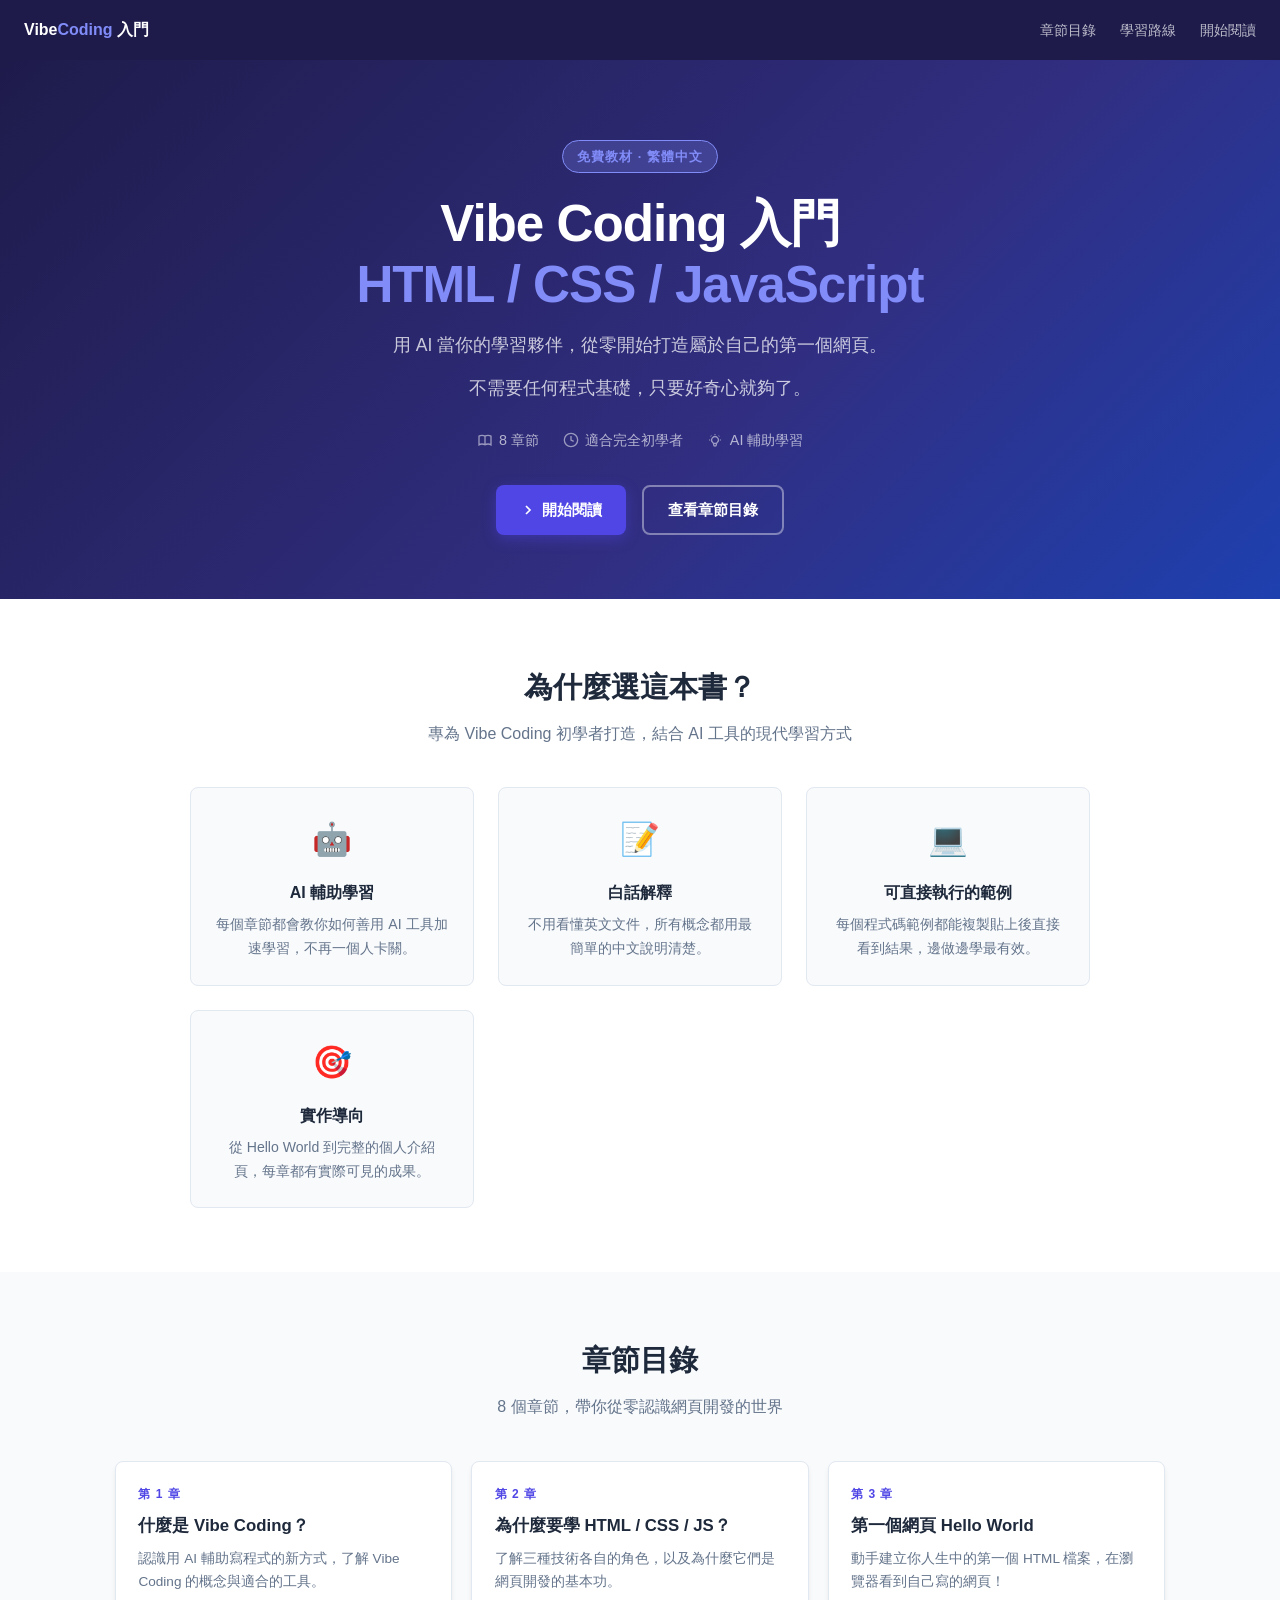
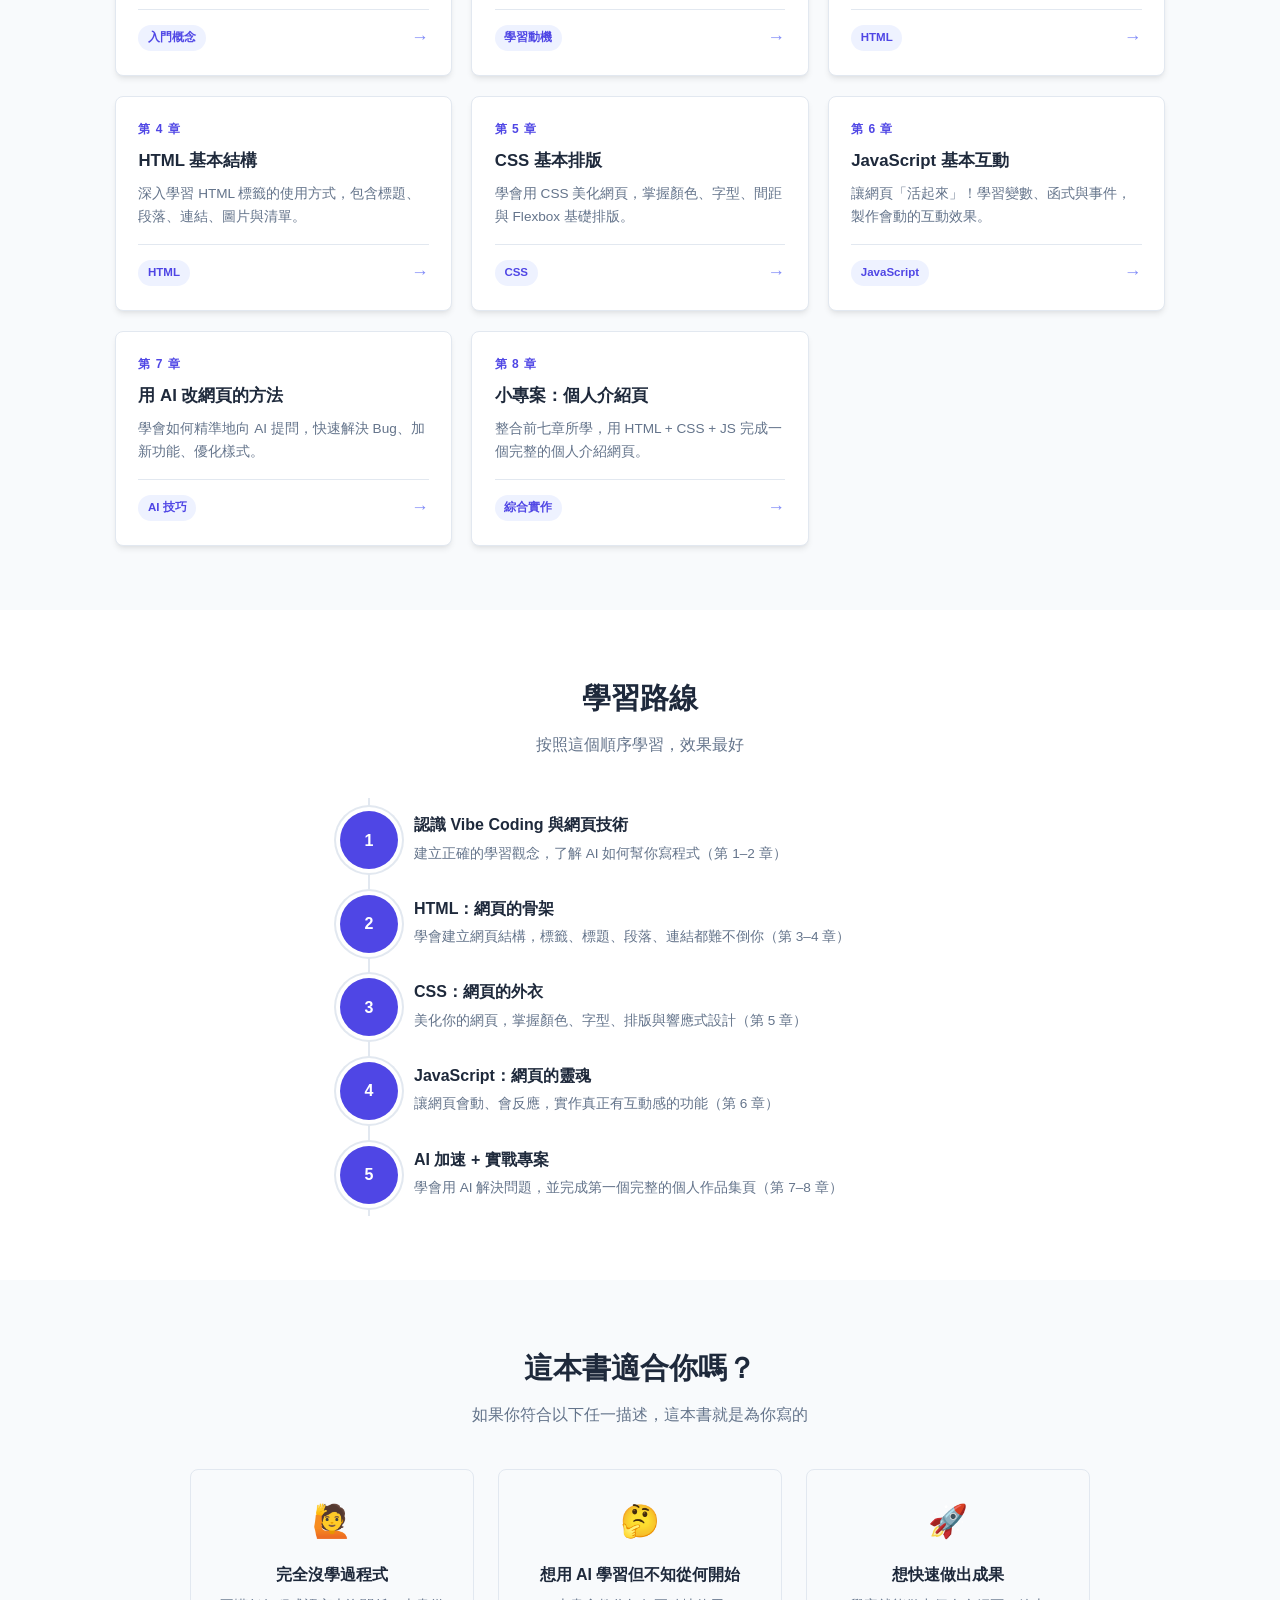
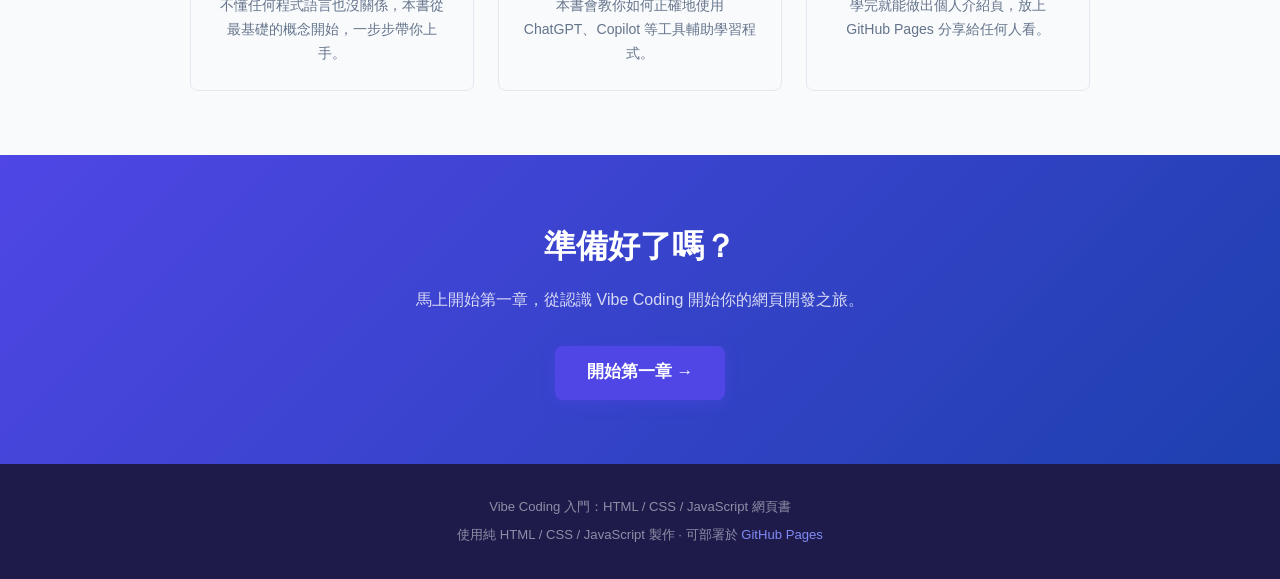
<file: index.html>
<!DOCTYPE html>
<html lang="zh-Hant">
<head>
  <meta charset="UTF-8" />
  <meta name="viewport" content="width=device-width, initial-scale=1.0" />
  <title>Vibe Coding 入門：HTML / CSS / JavaScript 網頁書</title>
  <meta name="description" content="專為初學者設計的網頁教材，學會用 AI（Vibe Coding）快速開發 HTML、CSS、JavaScript。" />
  <link rel="stylesheet" href="assets/css/style.css" />
</head>
<body>

  <!-- 頂部導覽 -->
  <header class="index-header">
    <a href="index.html" class="logo">Vibe<span>Coding</span> 入門</a>
    <nav>
      <ul class="index-nav">
        <li><a href="#chapters">章節目錄</a></li>
        <li><a href="#roadmap">學習路線</a></li>
        <li><a href="chapters/chapter1.html">開始閱讀</a></li>
      </ul>
    </nav>
  </header>

  <!-- Hero 區塊 -->
  <section class="hero">
    <div class="hero-badge">免費教材 · 繁體中文</div>
    <h1>Vibe Coding 入門<br /><span>HTML / CSS / JavaScript</span></h1>
    <p>用 AI 當你的學習夥伴，從零開始打造屬於自己的第一個網頁。</p>
    <p>不需要任何程式基礎，只要好奇心就夠了。</p>

    <div class="hero-meta">
      <span class="hero-meta-item">
        <svg viewBox="0 0 24 24" fill="none" stroke="currentColor" stroke-width="2"><path d="M12 6.253v13m0-13C10.832 5.477 9.246 5 7.5 5S4.168 5.477 3 6.253v13C4.168 18.477 5.754 18 7.5 18s3.332.477 4.5 1.253m0-13C13.168 5.477 14.754 5 16.5 5c1.747 0 3.332.477 4.5 1.253v13C19.832 18.477 18.247 18 16.5 18c-1.746 0-3.332.477-4.5 1.253"/></svg>
        8 章節
      </span>
      <span class="hero-meta-item">
        <svg viewBox="0 0 24 24" fill="none" stroke="currentColor" stroke-width="2"><circle cx="12" cy="12" r="10"/><polyline points="12 6 12 12 16 14"/></svg>
        適合完全初學者
      </span>
      <span class="hero-meta-item">
        <svg viewBox="0 0 24 24" fill="none" stroke="currentColor" stroke-width="2"><path d="M9.663 17h4.673M12 3v1m6.364 1.636l-.707.707M21 12h-1M4 12H3m3.343-5.657l-.707-.707m2.828 9.9a5 5 0 117.072 0l-.548.547A3.374 3.374 0 0014 18.469V19a2 2 0 11-4 0v-.531c0-.895-.356-1.754-.988-2.386l-.548-.547z"/></svg>
        AI 輔助學習
      </span>
    </div>

    <div class="hero-actions">
      <a href="chapters/chapter1.html" class="btn btn-primary">
        <svg width="16" height="16" viewBox="0 0 24 24" fill="none" stroke="currentColor" stroke-width="2.5"><polyline points="9 18 15 12 9 6"/></svg>
        開始閱讀
      </a>
      <a href="#chapters" class="btn btn-outline">查看章節目錄</a>
    </div>
  </section>

  <!-- 特點 -->
  <section class="features">
    <div class="container">
      <h2>為什麼選這本書？</h2>
      <p class="section-subtitle">專為 Vibe Coding 初學者打造，結合 AI 工具的現代學習方式</p>
      <div class="features-grid">
        <div class="feature-card">
          <div class="feature-icon">🤖</div>
          <h3>AI 輔助學習</h3>
          <p>每個章節都會教你如何善用 AI 工具加速學習，不再一個人卡關。</p>
        </div>
        <div class="feature-card">
          <div class="feature-icon">📝</div>
          <h3>白話解釋</h3>
          <p>不用看懂英文文件，所有概念都用最簡單的中文說明清楚。</p>
        </div>
        <div class="feature-card">
          <div class="feature-icon">💻</div>
          <h3>可直接執行的範例</h3>
          <p>每個程式碼範例都能複製貼上後直接看到結果，邊做邊學最有效。</p>
        </div>
        <div class="feature-card">
          <div class="feature-icon">🎯</div>
          <h3>實作導向</h3>
          <p>從 Hello World 到完整的個人介紹頁，每章都有實際可見的成果。</p>
        </div>
      </div>
    </div>
  </section>

  <!-- 章節列表 -->
  <section class="chapters-section" id="chapters">
    <div class="container">
      <h2>章節目錄</h2>
      <p class="section-subtitle">8 個章節，帶你從零認識網頁開發的世界</p>
      <div class="chapters-grid">

        <a href="chapters/chapter1.html" class="chapter-card">
          <div class="chapter-num">第 1 章</div>
          <h3>什麼是 Vibe Coding？</h3>
          <p>認識用 AI 輔助寫程式的新方式，了解 Vibe Coding 的概念與適合的工具。</p>
          <div class="card-footer">
            <span class="tag">入門概念</span>
            <span class="card-arrow">→</span>
          </div>
        </a>

        <a href="chapters/chapter2.html" class="chapter-card">
          <div class="chapter-num">第 2 章</div>
          <h3>為什麼要學 HTML / CSS / JS？</h3>
          <p>了解三種技術各自的角色，以及為什麼它們是網頁開發的基本功。</p>
          <div class="card-footer">
            <span class="tag">學習動機</span>
            <span class="card-arrow">→</span>
          </div>
        </a>

        <a href="chapters/chapter3.html" class="chapter-card">
          <div class="chapter-num">第 3 章</div>
          <h3>第一個網頁 Hello World</h3>
          <p>動手建立你人生中的第一個 HTML 檔案，在瀏覽器看到自己寫的網頁！</p>
          <div class="card-footer">
            <span class="tag">HTML</span>
            <span class="card-arrow">→</span>
          </div>
        </a>

        <a href="chapters/chapter4.html" class="chapter-card">
          <div class="chapter-num">第 4 章</div>
          <h3>HTML 基本結構</h3>
          <p>深入學習 HTML 標籤的使用方式，包含標題、段落、連結、圖片與清單。</p>
          <div class="card-footer">
            <span class="tag">HTML</span>
            <span class="card-arrow">→</span>
          </div>
        </a>

        <a href="chapters/chapter5.html" class="chapter-card">
          <div class="chapter-num">第 5 章</div>
          <h3>CSS 基本排版</h3>
          <p>學會用 CSS 美化網頁，掌握顏色、字型、間距與 Flexbox 基礎排版。</p>
          <div class="card-footer">
            <span class="tag">CSS</span>
            <span class="card-arrow">→</span>
          </div>
        </a>

        <a href="chapters/chapter6.html" class="chapter-card">
          <div class="chapter-num">第 6 章</div>
          <h3>JavaScript 基本互動</h3>
          <p>讓網頁「活起來」！學習變數、函式與事件，製作會動的互動效果。</p>
          <div class="card-footer">
            <span class="tag">JavaScript</span>
            <span class="card-arrow">→</span>
          </div>
        </a>

        <a href="chapters/chapter7.html" class="chapter-card">
          <div class="chapter-num">第 7 章</div>
          <h3>用 AI 改網頁的方法</h3>
          <p>學會如何精準地向 AI 提問，快速解決 Bug、加新功能、優化樣式。</p>
          <div class="card-footer">
            <span class="tag">AI 技巧</span>
            <span class="card-arrow">→</span>
          </div>
        </a>

        <a href="chapters/chapter8.html" class="chapter-card">
          <div class="chapter-num">第 8 章</div>
          <h3>小專案：個人介紹頁</h3>
          <p>整合前七章所學，用 HTML + CSS + JS 完成一個完整的個人介紹網頁。</p>
          <div class="card-footer">
            <span class="tag">綜合實作</span>
            <span class="card-arrow">→</span>
          </div>
        </a>

      </div>
    </div>
  </section>

  <!-- 學習路線 -->
  <section class="roadmap-section" id="roadmap">
    <div class="container">
      <h2>學習路線</h2>
      <p class="section-subtitle">按照這個順序學習，效果最好</p>
      <div class="roadmap">
        <div class="roadmap-item">
          <div class="roadmap-dot">1</div>
          <div class="roadmap-content">
            <h3>認識 Vibe Coding 與網頁技術</h3>
            <p>建立正確的學習觀念，了解 AI 如何幫你寫程式（第 1–2 章）</p>
          </div>
        </div>
        <div class="roadmap-item">
          <div class="roadmap-dot">2</div>
          <div class="roadmap-content">
            <h3>HTML：網頁的骨架</h3>
            <p>學會建立網頁結構，標籤、標題、段落、連結都難不倒你（第 3–4 章）</p>
          </div>
        </div>
        <div class="roadmap-item">
          <div class="roadmap-dot">3</div>
          <div class="roadmap-content">
            <h3>CSS：網頁的外衣</h3>
            <p>美化你的網頁，掌握顏色、字型、排版與響應式設計（第 5 章）</p>
          </div>
        </div>
        <div class="roadmap-item">
          <div class="roadmap-dot">4</div>
          <div class="roadmap-content">
            <h3>JavaScript：網頁的靈魂</h3>
            <p>讓網頁會動、會反應，實作真正有互動感的功能（第 6 章）</p>
          </div>
        </div>
        <div class="roadmap-item">
          <div class="roadmap-dot">5</div>
          <div class="roadmap-content">
            <h3>AI 加速 + 實戰專案</h3>
            <p>學會用 AI 解決問題，並完成第一個完整的個人作品集頁（第 7–8 章）</p>
          </div>
        </div>
      </div>
    </div>
  </section>

  <!-- 適合對象 -->
  <section class="features" style="background: var(--bg);">
    <div class="container">
      <h2>這本書適合你嗎？</h2>
      <p class="section-subtitle">如果你符合以下任一描述，這本書就是為你寫的</p>
      <div class="features-grid">
        <div class="feature-card">
          <div class="feature-icon">🙋</div>
          <h3>完全沒學過程式</h3>
          <p>不懂任何程式語言也沒關係，本書從最基礎的概念開始，一步步帶你上手。</p>
        </div>
        <div class="feature-card">
          <div class="feature-icon">🤔</div>
          <h3>想用 AI 學習但不知從何開始</h3>
          <p>本書會教你如何正確地使用 ChatGPT、Copilot 等工具輔助學習程式。</p>
        </div>
        <div class="feature-card">
          <div class="feature-icon">🚀</div>
          <h3>想快速做出成果</h3>
          <p>學完就能做出個人介紹頁，放上 GitHub Pages 分享給任何人看。</p>
        </div>
      </div>
    </div>
  </section>

  <!-- CTA -->
  <section class="cta-section">
    <div class="container">
      <h2>準備好了嗎？</h2>
      <p>馬上開始第一章，從認識 Vibe Coding 開始你的網頁開發之旅。</p>
      <a href="chapters/chapter1.html" class="btn btn-primary" style="font-size:1.05rem; padding: 0.8rem 2rem;">
        開始第一章 →
      </a>
    </div>
  </section>

  <!-- Footer -->
  <footer>
    <p>Vibe Coding 入門：HTML / CSS / JavaScript 網頁書</p>
    <p style="margin-top: 0.4rem;">使用純 HTML / CSS / JavaScript 製作 · 可部署於 <a href="https://pages.github.com/" target="_blank" rel="noopener">GitHub Pages</a></p>
  </footer>

</body>
</html>
</file>
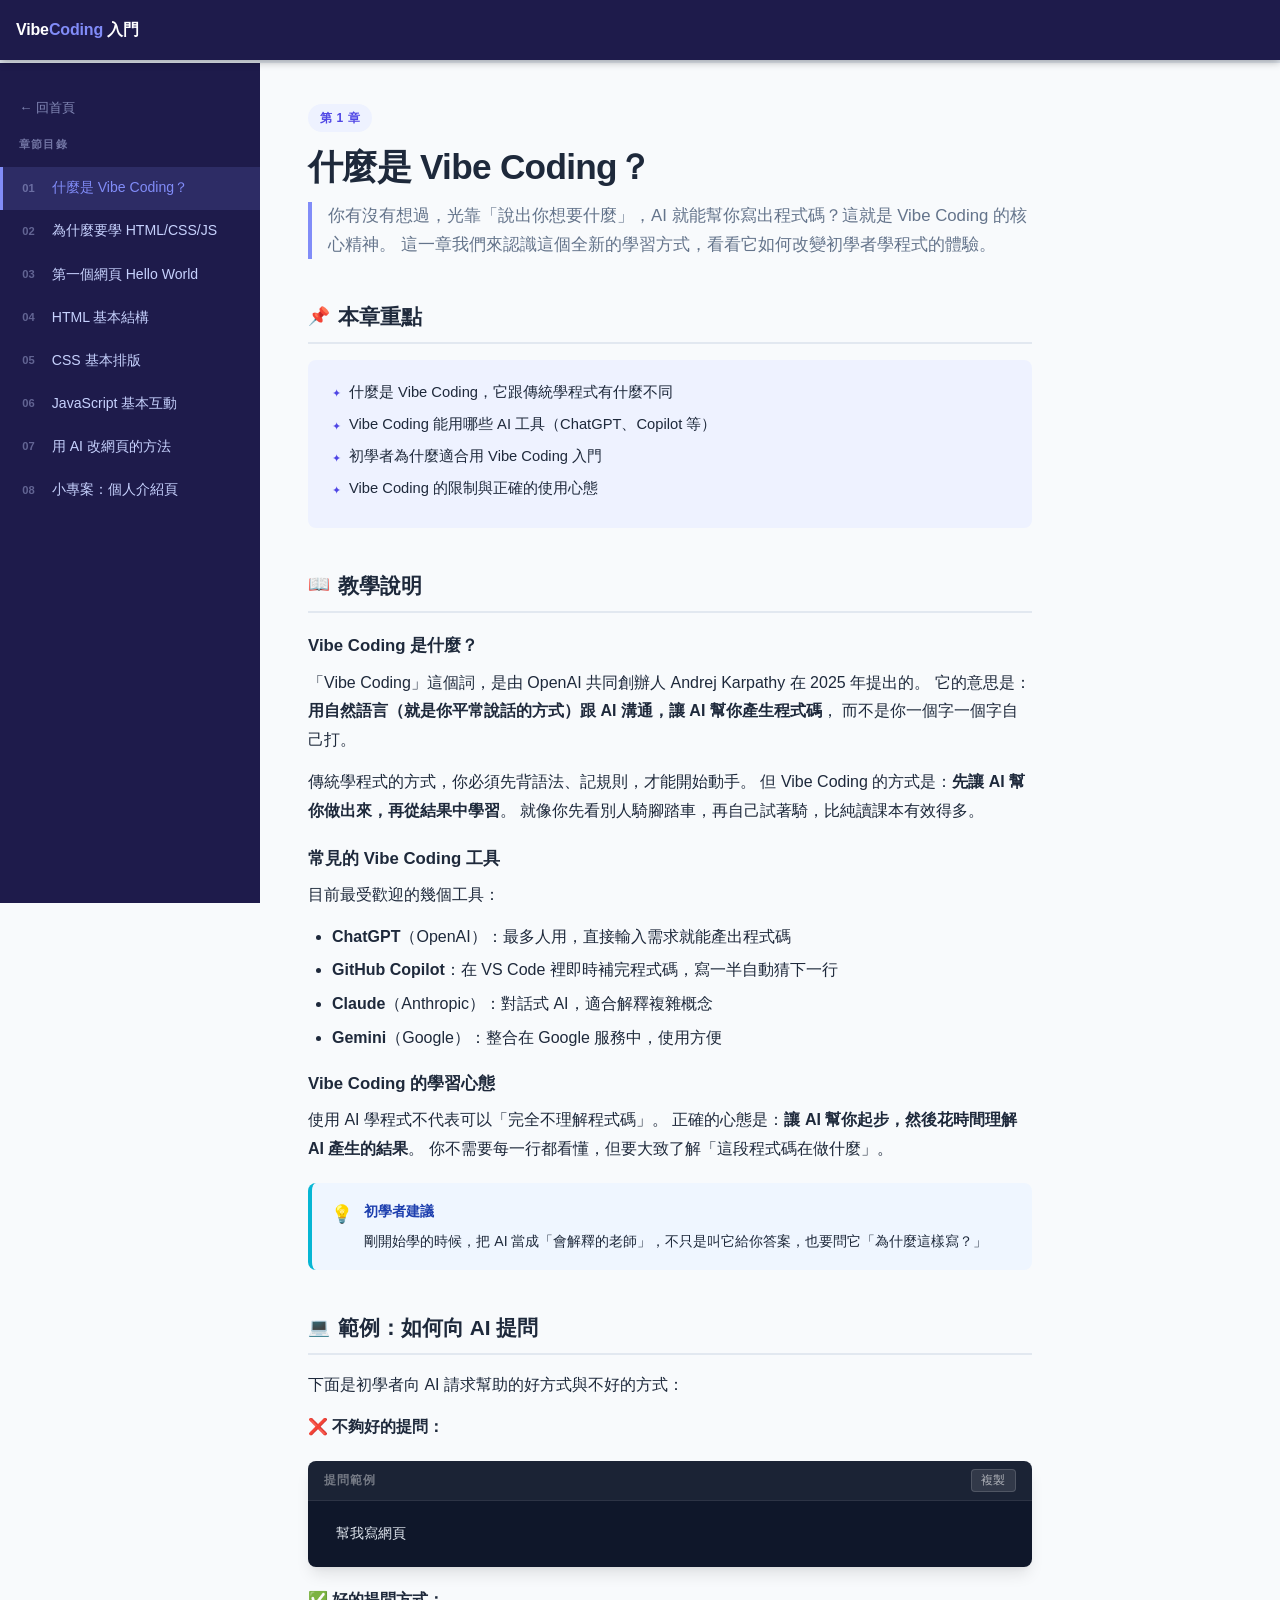
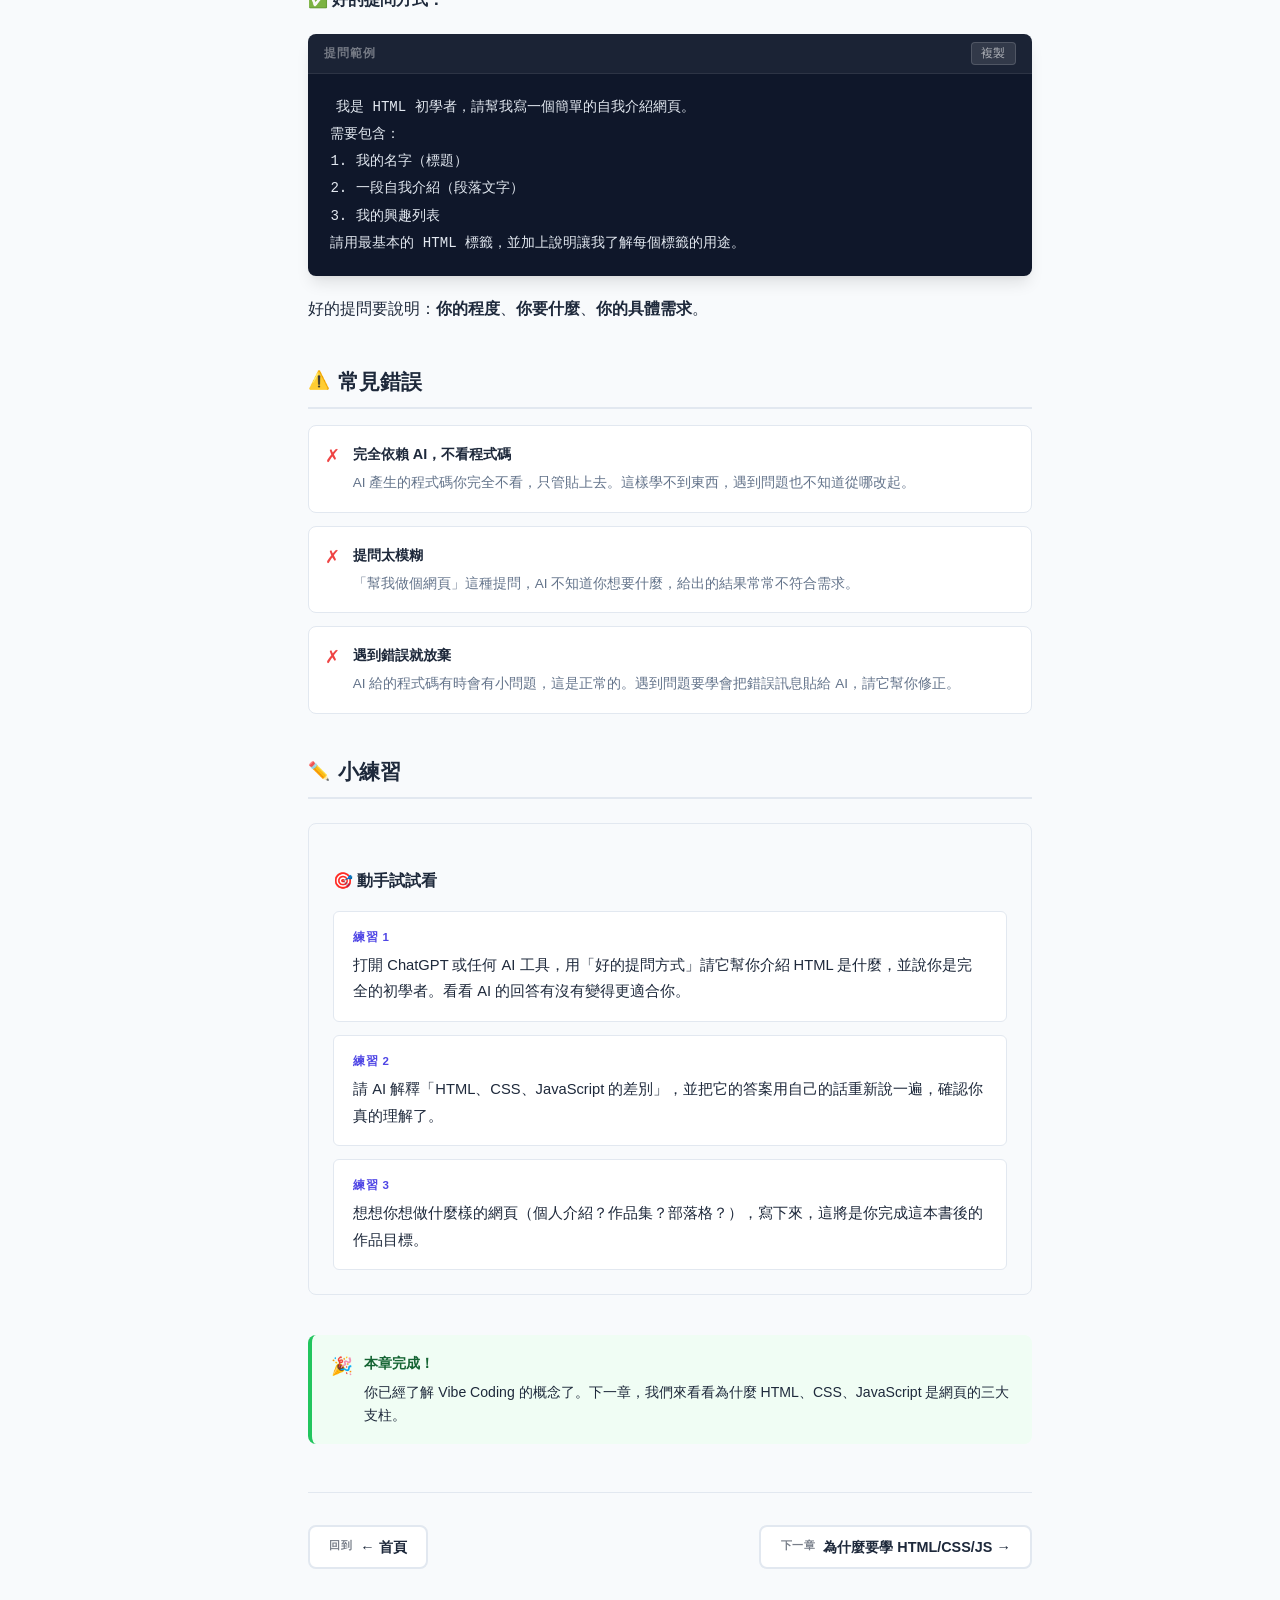
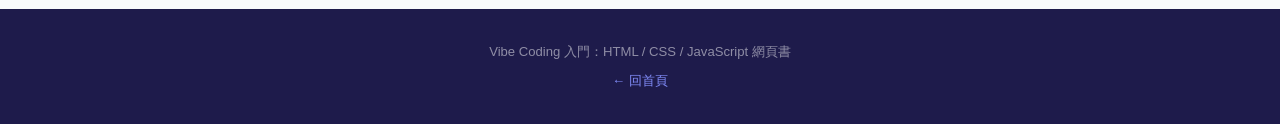
<file: chapters/chapter1.html>
<!DOCTYPE html>
<html lang="zh-Hant">
<head>
  <meta charset="UTF-8" />
  <meta name="viewport" content="width=device-width, initial-scale=1.0" />
  <title>第 1 章：什麼是 Vibe Coding？ - Vibe Coding 入門</title>
  <meta name="description" content="認識用 AI 輔助寫程式的新方式，了解 Vibe Coding 的概念與適合的工具。" />
  <link rel="stylesheet" href="../assets/css/style.css" />
</head>
<body>

  <!-- 頂部 Header -->
  <header class="site-header">
    <button class="hamburger" id="hamburger" aria-label="開關選單" aria-expanded="false">
      <span></span><span></span><span></span>
    </button>
    <a href="../index.html" class="header-logo">Vibe<span>Coding</span> 入門</a>
  </header>

  <!-- 進度條 -->
  <div class="progress-bar"><div class="progress-fill" id="progress-fill"></div></div>

  <!-- Sidebar 遮罩 -->
  <div class="sidebar-overlay" id="sidebar-overlay"></div>

  <div class="chapter-layout">

    <!-- Sidebar -->
    <aside class="sidebar" id="sidebar">
      <a href="../index.html" class="sidebar-home">← 回首頁</a>
      <div class="sidebar-title">章節目錄</div>
      <nav>
        <ul>
          <li><a href="chapter1.html"><span class="ch-num">01</span>什麼是 Vibe Coding？</a></li>
          <li><a href="chapter2.html"><span class="ch-num">02</span>為什麼要學 HTML/CSS/JS</a></li>
          <li><a href="chapter3.html"><span class="ch-num">03</span>第一個網頁 Hello World</a></li>
          <li><a href="chapter4.html"><span class="ch-num">04</span>HTML 基本結構</a></li>
          <li><a href="chapter5.html"><span class="ch-num">05</span>CSS 基本排版</a></li>
          <li><a href="chapter6.html"><span class="ch-num">06</span>JavaScript 基本互動</a></li>
          <li><a href="chapter7.html"><span class="ch-num">07</span>用 AI 改網頁的方法</a></li>
          <li><a href="chapter8.html"><span class="ch-num">08</span>小專案：個人介紹頁</a></li>
        </ul>
      </nav>
    </aside>

    <!-- 主內容 -->
    <main class="chapter-content">

      <div class="chapter-tag">第 1 章</div>
      <h1>什麼是 Vibe Coding？</h1>
      <p class="chapter-intro">
        你有沒有想過，光靠「說出你想要什麼」，AI 就能幫你寫出程式碼？這就是 Vibe Coding 的核心精神。
        這一章我們來認識這個全新的學習方式，看看它如何改變初學者學程式的體驗。
      </p>

      <!-- 本章重點 -->
      <div class="section-block">
        <h2><span class="section-icon">📌</span> 本章重點</h2>
        <div class="key-points">
          <ul>
            <li>什麼是 Vibe Coding，它跟傳統學程式有什麼不同</li>
            <li>Vibe Coding 能用哪些 AI 工具（ChatGPT、Copilot 等）</li>
            <li>初學者為什麼適合用 Vibe Coding 入門</li>
            <li>Vibe Coding 的限制與正確的使用心態</li>
          </ul>
        </div>
      </div>

      <!-- 教學說明 -->
      <div class="section-block">
        <h2><span class="section-icon">📖</span> 教學說明</h2>

        <h3>Vibe Coding 是什麼？</h3>
        <p>
          「Vibe Coding」這個詞，是由 OpenAI 共同創辦人 Andrej Karpathy 在 2025 年提出的。
          它的意思是：<strong>用自然語言（就是你平常說話的方式）跟 AI 溝通，讓 AI 幫你產生程式碼</strong>，
          而不是你一個字一個字自己打。
        </p>
        <p>
          傳統學程式的方式，你必須先背語法、記規則，才能開始動手。
          但 Vibe Coding 的方式是：<strong>先讓 AI 幫你做出來，再從結果中學習</strong>。
          就像你先看別人騎腳踏車，再自己試著騎，比純讀課本有效得多。
        </p>

        <h3>常見的 Vibe Coding 工具</h3>
        <p>目前最受歡迎的幾個工具：</p>
        <ul>
          <li><strong>ChatGPT</strong>（OpenAI）：最多人用，直接輸入需求就能產出程式碼</li>
          <li><strong>GitHub Copilot</strong>：在 VS Code 裡即時補完程式碼，寫一半自動猜下一行</li>
          <li><strong>Claude</strong>（Anthropic）：對話式 AI，適合解釋複雜概念</li>
          <li><strong>Gemini</strong>（Google）：整合在 Google 服務中，使用方便</li>
        </ul>

        <h3>Vibe Coding 的學習心態</h3>
        <p>
          使用 AI 學程式不代表可以「完全不理解程式碼」。
          正確的心態是：<strong>讓 AI 幫你起步，然後花時間理解 AI 產生的結果</strong>。
          你不需要每一行都看懂，但要大致了解「這段程式碼在做什麼」。
        </p>

        <div class="callout info">
          <span class="callout-icon">💡</span>
          <div class="callout-body">
            <h4>初學者建議</h4>
            <p>剛開始學的時候，把 AI 當成「會解釋的老師」，不只是叫它給你答案，也要問它「為什麼這樣寫？」</p>
          </div>
        </div>
      </div>

      <!-- 範例程式碼 -->
      <div class="section-block">
        <h2><span class="section-icon">💻</span> 範例：如何向 AI 提問</h2>
        <p>下面是初學者向 AI 請求幫助的好方式與不好的方式：</p>

        <p><strong>❌ 不夠好的提問：</strong></p>
        <div class="code-block">
          <div class="code-header">
            <span class="code-lang">提問範例</span>
            <button class="copy-btn">複製</button>
          </div>
          <pre><code>幫我寫網頁</code></pre>
        </div>

        <p><strong>✅ 好的提問方式：</strong></p>
        <div class="code-block">
          <div class="code-header">
            <span class="code-lang">提問範例</span>
            <button class="copy-btn">複製</button>
          </div>
          <pre><code>我是 HTML 初學者，請幫我寫一個簡單的自我介紹網頁。
需要包含：
1. 我的名字（標題）
2. 一段自我介紹（段落文字）
3. 我的興趣列表
請用最基本的 HTML 標籤，並加上說明讓我了解每個標籤的用途。</code></pre>
        </div>

        <p>好的提問要說明：<strong>你的程度</strong>、<strong>你要什麼</strong>、<strong>你的具體需求</strong>。</p>
      </div>

      <!-- 常見錯誤 -->
      <div class="section-block">
        <h2><span class="section-icon">⚠️</span> 常見錯誤</h2>
        <div class="errors-list">
          <div class="error-item">
            <span class="error-icon">✗</span>
            <div class="error-content">
              <h4>完全依賴 AI，不看程式碼</h4>
              <p>AI 產生的程式碼你完全不看，只管貼上去。這樣學不到東西，遇到問題也不知道從哪改起。</p>
            </div>
          </div>
          <div class="error-item">
            <span class="error-icon">✗</span>
            <div class="error-content">
              <h4>提問太模糊</h4>
              <p>「幫我做個網頁」這種提問，AI 不知道你想要什麼，給出的結果常常不符合需求。</p>
            </div>
          </div>
          <div class="error-item">
            <span class="error-icon">✗</span>
            <div class="error-content">
              <h4>遇到錯誤就放棄</h4>
              <p>AI 給的程式碼有時會有小問題，這是正常的。遇到問題要學會把錯誤訊息貼給 AI，請它幫你修正。</p>
            </div>
          </div>
        </div>
      </div>

      <!-- 小練習 -->
      <div class="section-block">
        <h2><span class="section-icon">✏️</span> 小練習</h2>
        <div class="exercises">
          <h3>🎯 動手試試看</h3>
          <div class="exercise-item">
            <div class="exercise-num">練習 1</div>
            <p>打開 ChatGPT 或任何 AI 工具，用「好的提問方式」請它幫你介紹 HTML 是什麼，並說你是完全的初學者。看看 AI 的回答有沒有變得更適合你。</p>
          </div>
          <div class="exercise-item">
            <div class="exercise-num">練習 2</div>
            <p>請 AI 解釋「HTML、CSS、JavaScript 的差別」，並把它的答案用自己的話重新說一遍，確認你真的理解了。</p>
          </div>
          <div class="exercise-item">
            <div class="exercise-num">練習 3</div>
            <p>想想你想做什麼樣的網頁（個人介紹？作品集？部落格？），寫下來，這將是你完成這本書後的作品目標。</p>
          </div>
        </div>
      </div>

      <div class="callout success">
        <span class="callout-icon">🎉</span>
        <div class="callout-body">
          <h4>本章完成！</h4>
          <p>你已經了解 Vibe Coding 的概念了。下一章，我們來看看為什麼 HTML、CSS、JavaScript 是網頁的三大支柱。</p>
        </div>
      </div>

      <!-- 章節導航 -->
      <nav class="chapter-nav">
        <a href="../index.html" class="nav-btn prev">
          <span class="nav-btn-label">回到</span>
          <span class="nav-btn-title">← 首頁</span>
        </a>
        <a href="chapter2.html" class="nav-btn next">
          <span class="nav-btn-label">下一章</span>
          <span class="nav-btn-title">為什麼要學 HTML/CSS/JS →</span>
        </a>
      </nav>

    </main>
  </div>

  <footer>
    <p>Vibe Coding 入門：HTML / CSS / JavaScript 網頁書</p>
    <p style="margin-top: 0.4rem;"><a href="../index.html">← 回首頁</a></p>
  </footer>

  <script src="../assets/js/main.js"></script>
</body>
</html>
</file>
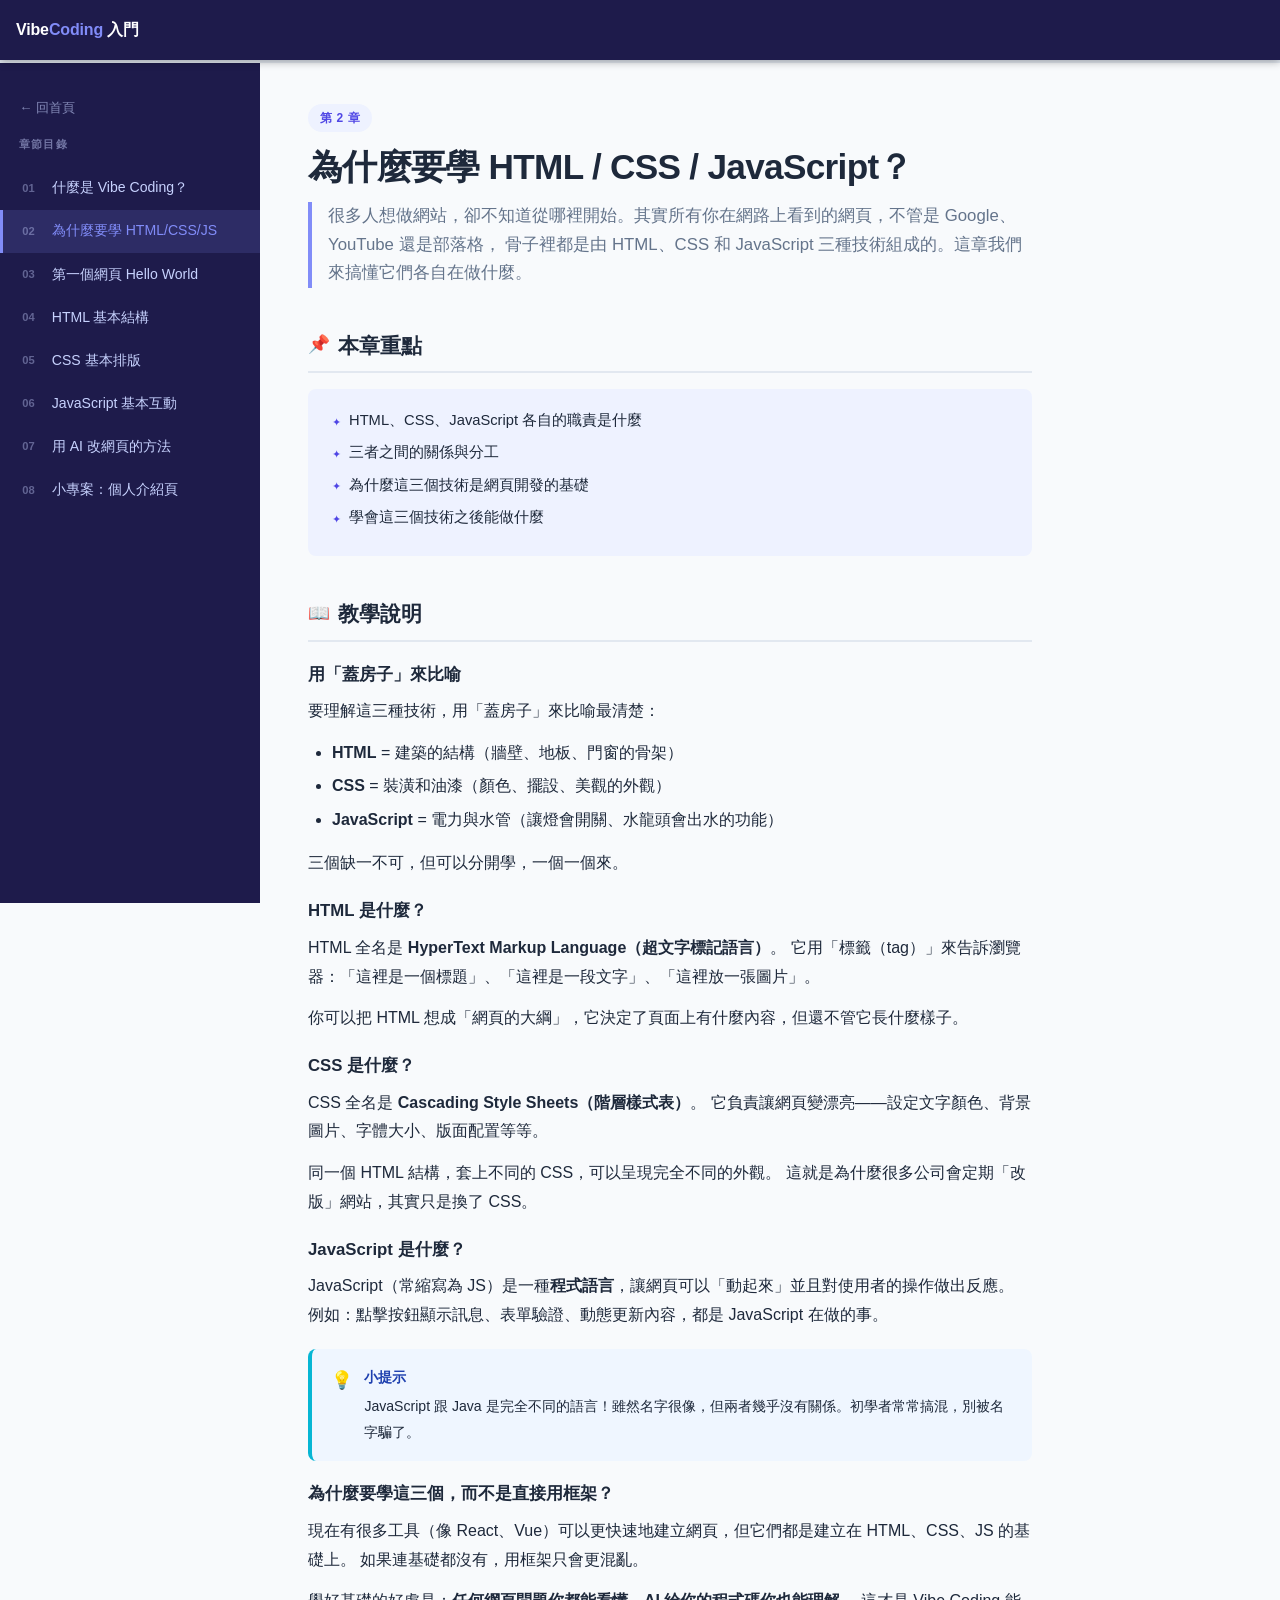
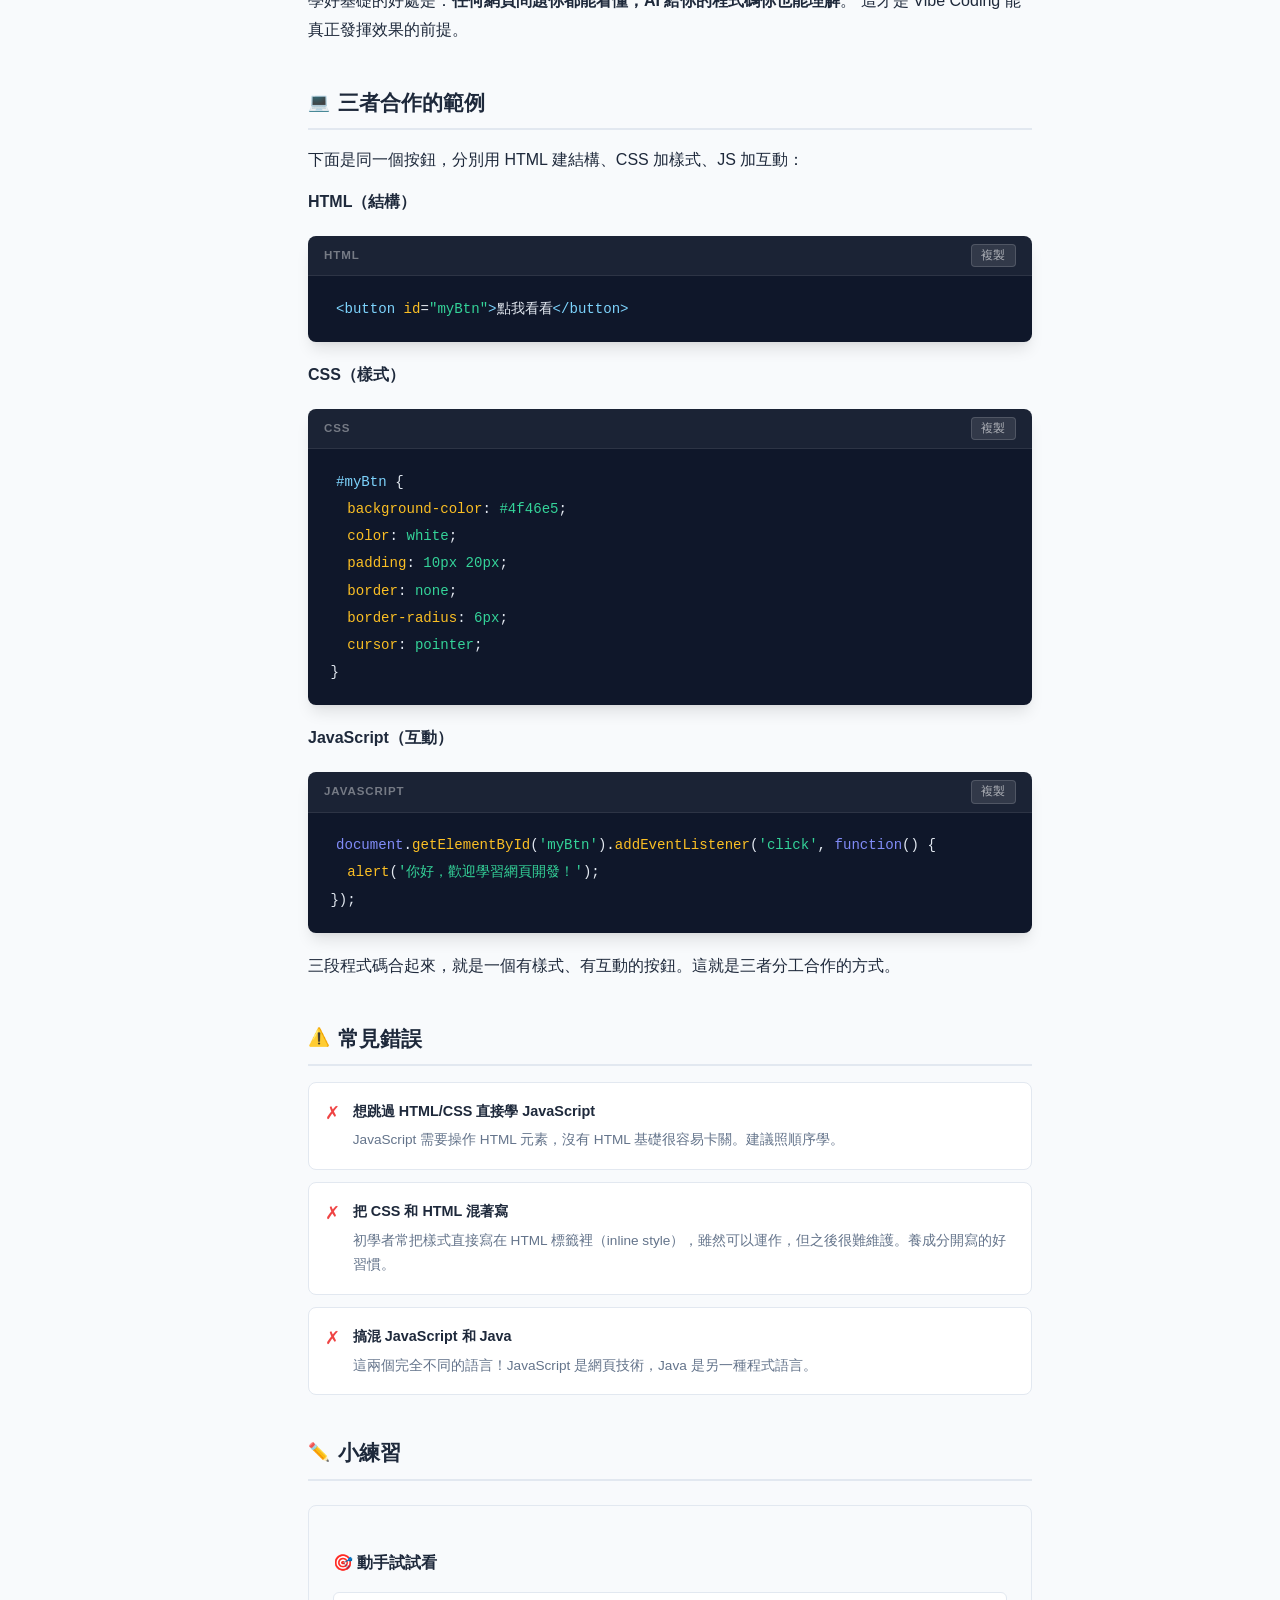
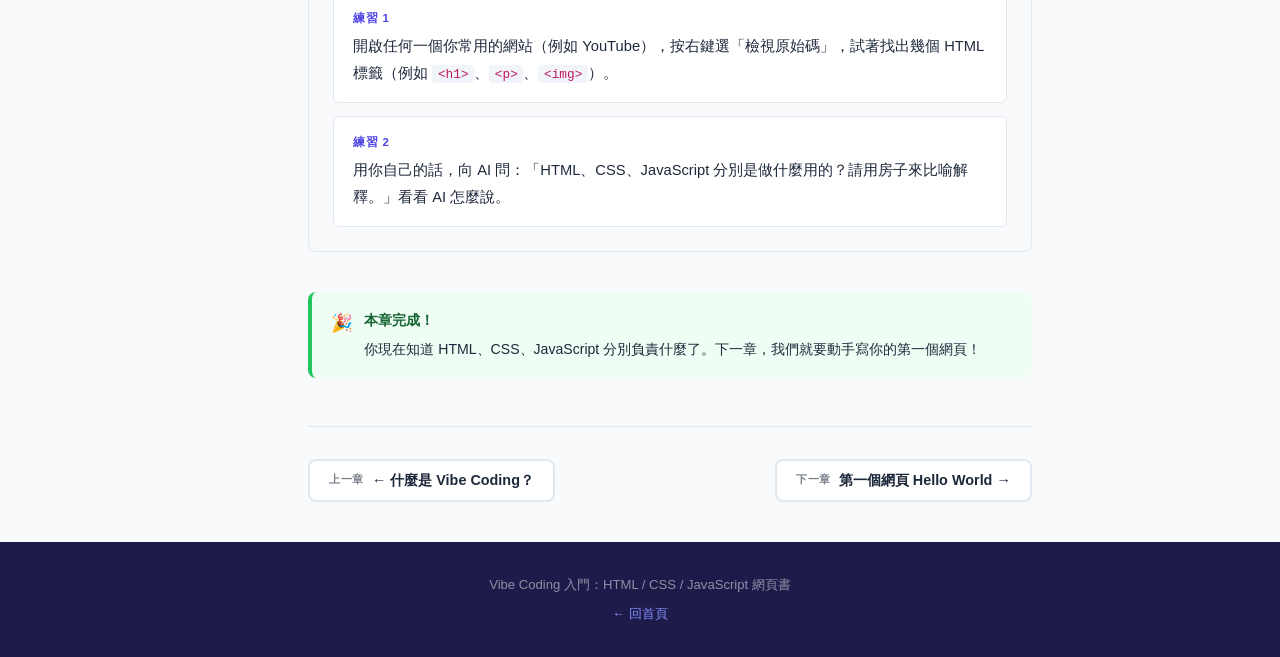
<file: chapters/chapter2.html>
<!DOCTYPE html>
<html lang="zh-Hant">
<head>
  <meta charset="UTF-8" />
  <meta name="viewport" content="width=device-width, initial-scale=1.0" />
  <title>第 2 章：為什麼要學 HTML / CSS / JS？ - Vibe Coding 入門</title>
  <meta name="description" content="了解 HTML、CSS、JavaScript 三種技術各自的角色，以及它們為什麼是網頁開發的基本功。" />
  <link rel="stylesheet" href="../assets/css/style.css" />
</head>
<body>

  <header class="site-header">
    <button class="hamburger" id="hamburger" aria-label="開關選單" aria-expanded="false">
      <span></span><span></span><span></span>
    </button>
    <a href="../index.html" class="header-logo">Vibe<span>Coding</span> 入門</a>
  </header>

  <div class="progress-bar"><div class="progress-fill" id="progress-fill"></div></div>
  <div class="sidebar-overlay" id="sidebar-overlay"></div>

  <div class="chapter-layout">
    <aside class="sidebar" id="sidebar">
      <a href="../index.html" class="sidebar-home">← 回首頁</a>
      <div class="sidebar-title">章節目錄</div>
      <nav>
        <ul>
          <li><a href="chapter1.html"><span class="ch-num">01</span>什麼是 Vibe Coding？</a></li>
          <li><a href="chapter2.html"><span class="ch-num">02</span>為什麼要學 HTML/CSS/JS</a></li>
          <li><a href="chapter3.html"><span class="ch-num">03</span>第一個網頁 Hello World</a></li>
          <li><a href="chapter4.html"><span class="ch-num">04</span>HTML 基本結構</a></li>
          <li><a href="chapter5.html"><span class="ch-num">05</span>CSS 基本排版</a></li>
          <li><a href="chapter6.html"><span class="ch-num">06</span>JavaScript 基本互動</a></li>
          <li><a href="chapter7.html"><span class="ch-num">07</span>用 AI 改網頁的方法</a></li>
          <li><a href="chapter8.html"><span class="ch-num">08</span>小專案：個人介紹頁</a></li>
        </ul>
      </nav>
    </aside>

    <main class="chapter-content">

      <div class="chapter-tag">第 2 章</div>
      <h1>為什麼要學 HTML / CSS / JavaScript？</h1>
      <p class="chapter-intro">
        很多人想做網站，卻不知道從哪裡開始。其實所有你在網路上看到的網頁，不管是 Google、YouTube 還是部落格，
        骨子裡都是由 HTML、CSS 和 JavaScript 三種技術組成的。這章我們來搞懂它們各自在做什麼。
      </p>

      <!-- 本章重點 -->
      <div class="section-block">
        <h2><span class="section-icon">📌</span> 本章重點</h2>
        <div class="key-points">
          <ul>
            <li>HTML、CSS、JavaScript 各自的職責是什麼</li>
            <li>三者之間的關係與分工</li>
            <li>為什麼這三個技術是網頁開發的基礎</li>
            <li>學會這三個技術之後能做什麼</li>
          </ul>
        </div>
      </div>

      <!-- 教學說明 -->
      <div class="section-block">
        <h2><span class="section-icon">📖</span> 教學說明</h2>

        <h3>用「蓋房子」來比喻</h3>
        <p>
          要理解這三種技術，用「蓋房子」來比喻最清楚：
        </p>
        <ul>
          <li><strong>HTML</strong> = 建築的結構（牆壁、地板、門窗的骨架）</li>
          <li><strong>CSS</strong> = 裝潢和油漆（顏色、擺設、美觀的外觀）</li>
          <li><strong>JavaScript</strong> = 電力與水管（讓燈會開關、水龍頭會出水的功能）</li>
        </ul>
        <p>三個缺一不可，但可以分開學，一個一個來。</p>

        <h3>HTML 是什麼？</h3>
        <p>
          HTML 全名是 <strong>HyperText Markup Language（超文字標記語言）</strong>。
          它用「標籤（tag）」來告訴瀏覽器：「這裡是一個標題」、「這裡是一段文字」、「這裡放一張圖片」。
        </p>
        <p>
          你可以把 HTML 想成「網頁的大綱」，它決定了頁面上有什麼內容，但還不管它長什麼樣子。
        </p>

        <h3>CSS 是什麼？</h3>
        <p>
          CSS 全名是 <strong>Cascading Style Sheets（階層樣式表）</strong>。
          它負責讓網頁變漂亮——設定文字顏色、背景圖片、字體大小、版面配置等等。
        </p>
        <p>
          同一個 HTML 結構，套上不同的 CSS，可以呈現完全不同的外觀。
          這就是為什麼很多公司會定期「改版」網站，其實只是換了 CSS。
        </p>

        <h3>JavaScript 是什麼？</h3>
        <p>
          JavaScript（常縮寫為 JS）是一種<strong>程式語言</strong>，讓網頁可以「動起來」並且對使用者的操作做出反應。
          例如：點擊按鈕顯示訊息、表單驗證、動態更新內容，都是 JavaScript 在做的事。
        </p>

        <div class="callout info">
          <span class="callout-icon">💡</span>
          <div class="callout-body">
            <h4>小提示</h4>
            <p>JavaScript 跟 Java 是完全不同的語言！雖然名字很像，但兩者幾乎沒有關係。初學者常常搞混，別被名字騙了。</p>
          </div>
        </div>

        <h3>為什麼要學這三個，而不是直接用框架？</h3>
        <p>
          現在有很多工具（像 React、Vue）可以更快速地建立網頁，但它們都是建立在 HTML、CSS、JS 的基礎上。
          如果連基礎都沒有，用框架只會更混亂。
        </p>
        <p>
          學好基礎的好處是：<strong>任何網頁問題你都能看懂，AI 給你的程式碼你也能理解</strong>。
          這才是 Vibe Coding 能真正發揮效果的前提。
        </p>
      </div>

      <!-- 範例 -->
      <div class="section-block">
        <h2><span class="section-icon">💻</span> 三者合作的範例</h2>
        <p>下面是同一個按鈕，分別用 HTML 建結構、CSS 加樣式、JS 加互動：</p>

        <p><strong>HTML（結構）</strong></p>
        <div class="code-block">
          <div class="code-header">
            <span class="code-lang">HTML</span>
            <button class="copy-btn">複製</button>
          </div>
          <pre><code><span class="hl-tag">&lt;button</span> <span class="hl-attr">id</span>=<span class="hl-val">"myBtn"</span><span class="hl-tag">&gt;</span>點我看看<span class="hl-tag">&lt;/button&gt;</span></code></pre>
        </div>

        <p><strong>CSS（樣式）</strong></p>
        <div class="code-block">
          <div class="code-header">
            <span class="code-lang">CSS</span>
            <button class="copy-btn">複製</button>
          </div>
          <pre><code><span class="hl-tag">#myBtn</span> {
  <span class="hl-attr">background-color</span>: <span class="hl-val">#4f46e5</span>;
  <span class="hl-attr">color</span>: <span class="hl-val">white</span>;
  <span class="hl-attr">padding</span>: <span class="hl-val">10px 20px</span>;
  <span class="hl-attr">border</span>: <span class="hl-val">none</span>;
  <span class="hl-attr">border-radius</span>: <span class="hl-val">6px</span>;
  <span class="hl-attr">cursor</span>: <span class="hl-val">pointer</span>;
}</code></pre>
        </div>

        <p><strong>JavaScript（互動）</strong></p>
        <div class="code-block">
          <div class="code-header">
            <span class="code-lang">JavaScript</span>
            <button class="copy-btn">複製</button>
          </div>
          <pre><code><span class="hl-kw">document</span>.<span class="hl-fn">getElementById</span>(<span class="hl-str">'myBtn'</span>).<span class="hl-fn">addEventListener</span>(<span class="hl-str">'click'</span>, <span class="hl-kw">function</span>() {
  <span class="hl-fn">alert</span>(<span class="hl-str">'你好，歡迎學習網頁開發！'</span>);
});</code></pre>
        </div>

        <p>三段程式碼合起來，就是一個有樣式、有互動的按鈕。這就是三者分工合作的方式。</p>
      </div>

      <!-- 常見錯誤 -->
      <div class="section-block">
        <h2><span class="section-icon">⚠️</span> 常見錯誤</h2>
        <div class="errors-list">
          <div class="error-item">
            <span class="error-icon">✗</span>
            <div class="error-content">
              <h4>想跳過 HTML/CSS 直接學 JavaScript</h4>
              <p>JavaScript 需要操作 HTML 元素，沒有 HTML 基礎很容易卡關。建議照順序學。</p>
            </div>
          </div>
          <div class="error-item">
            <span class="error-icon">✗</span>
            <div class="error-content">
              <h4>把 CSS 和 HTML 混著寫</h4>
              <p>初學者常把樣式直接寫在 HTML 標籤裡（inline style），雖然可以運作，但之後很難維護。養成分開寫的好習慣。</p>
            </div>
          </div>
          <div class="error-item">
            <span class="error-icon">✗</span>
            <div class="error-content">
              <h4>搞混 JavaScript 和 Java</h4>
              <p>這兩個完全不同的語言！JavaScript 是網頁技術，Java 是另一種程式語言。</p>
            </div>
          </div>
        </div>
      </div>

      <!-- 小練習 -->
      <div class="section-block">
        <h2><span class="section-icon">✏️</span> 小練習</h2>
        <div class="exercises">
          <h3>🎯 動手試試看</h3>
          <div class="exercise-item">
            <div class="exercise-num">練習 1</div>
            <p>開啟任何一個你常用的網站（例如 YouTube），按右鍵選「檢視原始碼」，試著找出幾個 HTML 標籤（例如 <code>&lt;h1&gt;</code>、<code>&lt;p&gt;</code>、<code>&lt;img&gt;</code>）。</p>
          </div>
          <div class="exercise-item">
            <div class="exercise-num">練習 2</div>
            <p>用你自己的話，向 AI 問：「HTML、CSS、JavaScript 分別是做什麼用的？請用房子來比喻解釋。」看看 AI 怎麼說。</p>
          </div>
        </div>
      </div>

      <div class="callout success">
        <span class="callout-icon">🎉</span>
        <div class="callout-body">
          <h4>本章完成！</h4>
          <p>你現在知道 HTML、CSS、JavaScript 分別負責什麼了。下一章，我們就要動手寫你的第一個網頁！</p>
        </div>
      </div>

      <nav class="chapter-nav">
        <a href="chapter1.html" class="nav-btn prev">
          <span class="nav-btn-label">上一章</span>
          <span class="nav-btn-title">← 什麼是 Vibe Coding？</span>
        </a>
        <a href="chapter3.html" class="nav-btn next">
          <span class="nav-btn-label">下一章</span>
          <span class="nav-btn-title">第一個網頁 Hello World →</span>
        </a>
      </nav>

    </main>
  </div>

  <footer>
    <p>Vibe Coding 入門：HTML / CSS / JavaScript 網頁書</p>
    <p style="margin-top: 0.4rem;"><a href="../index.html">← 回首頁</a></p>
  </footer>

  <script src="../assets/js/main.js"></script>
</body>
</html>
</file>
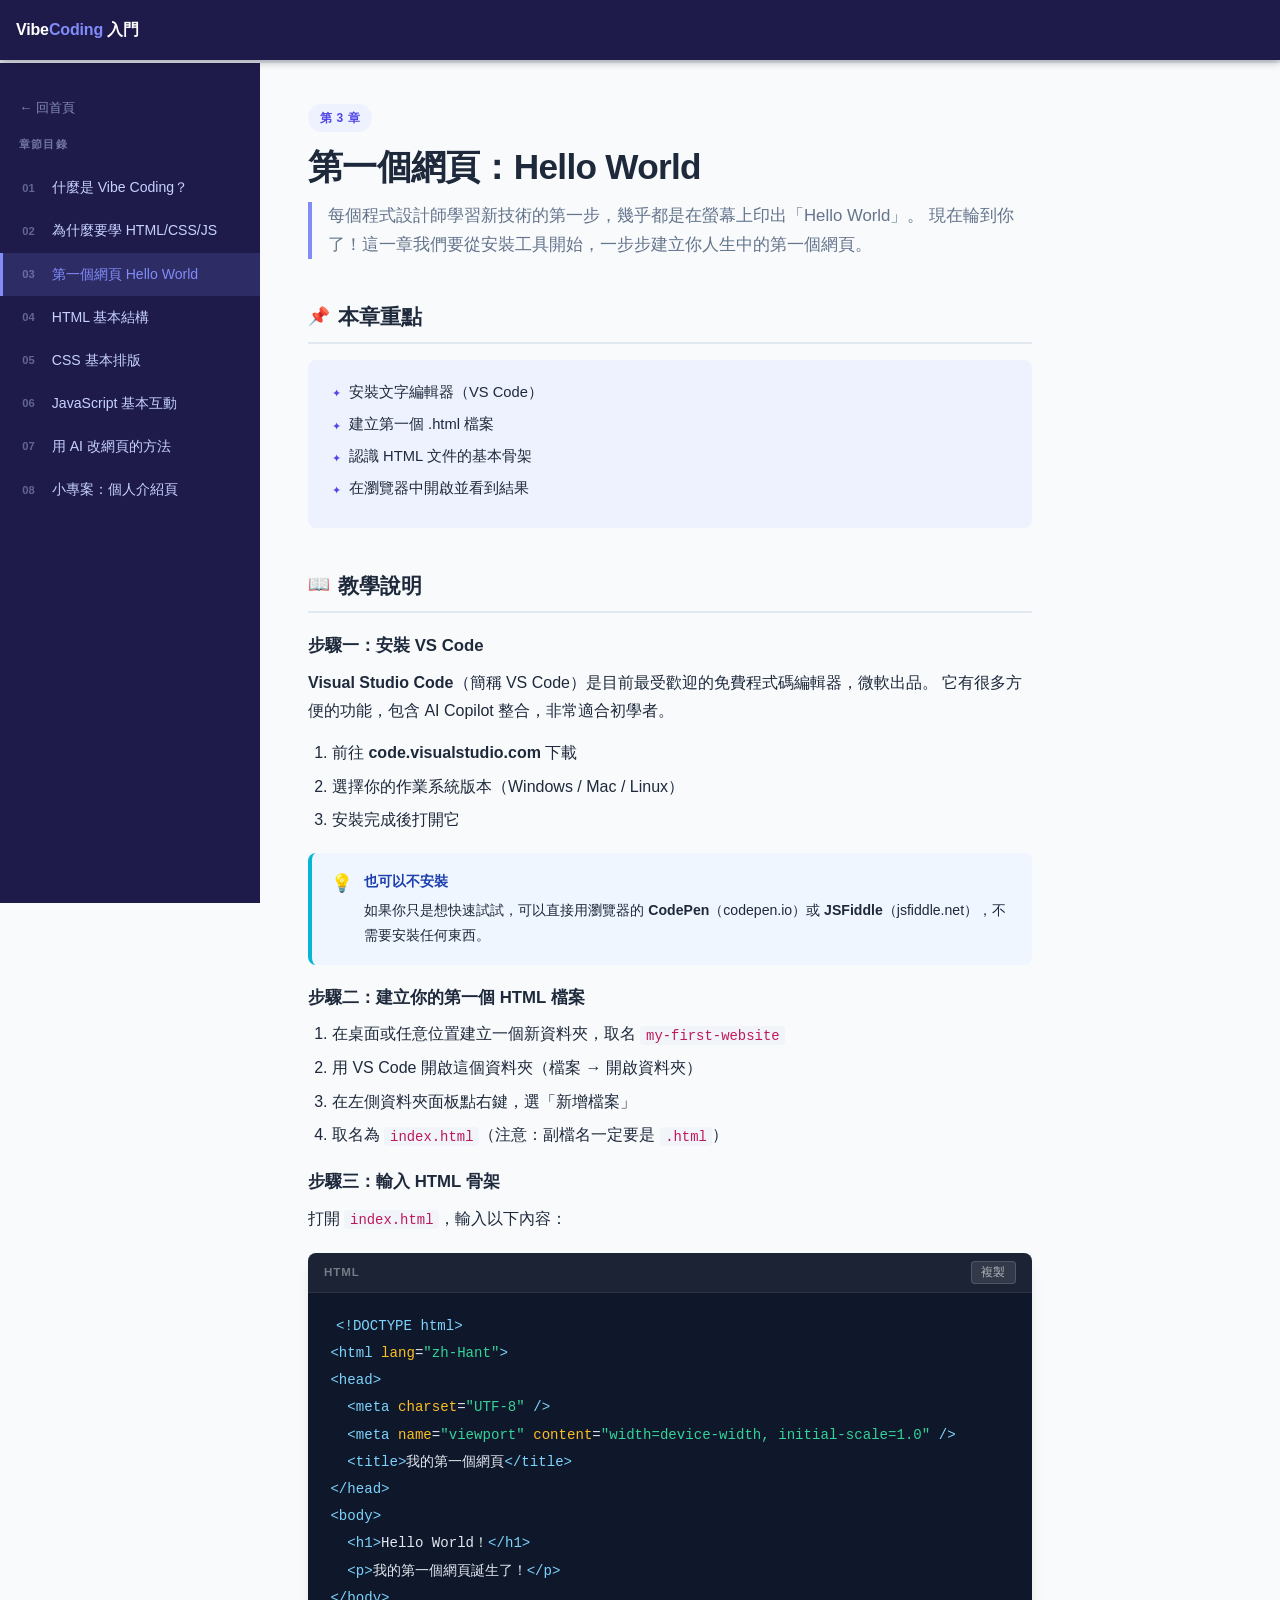
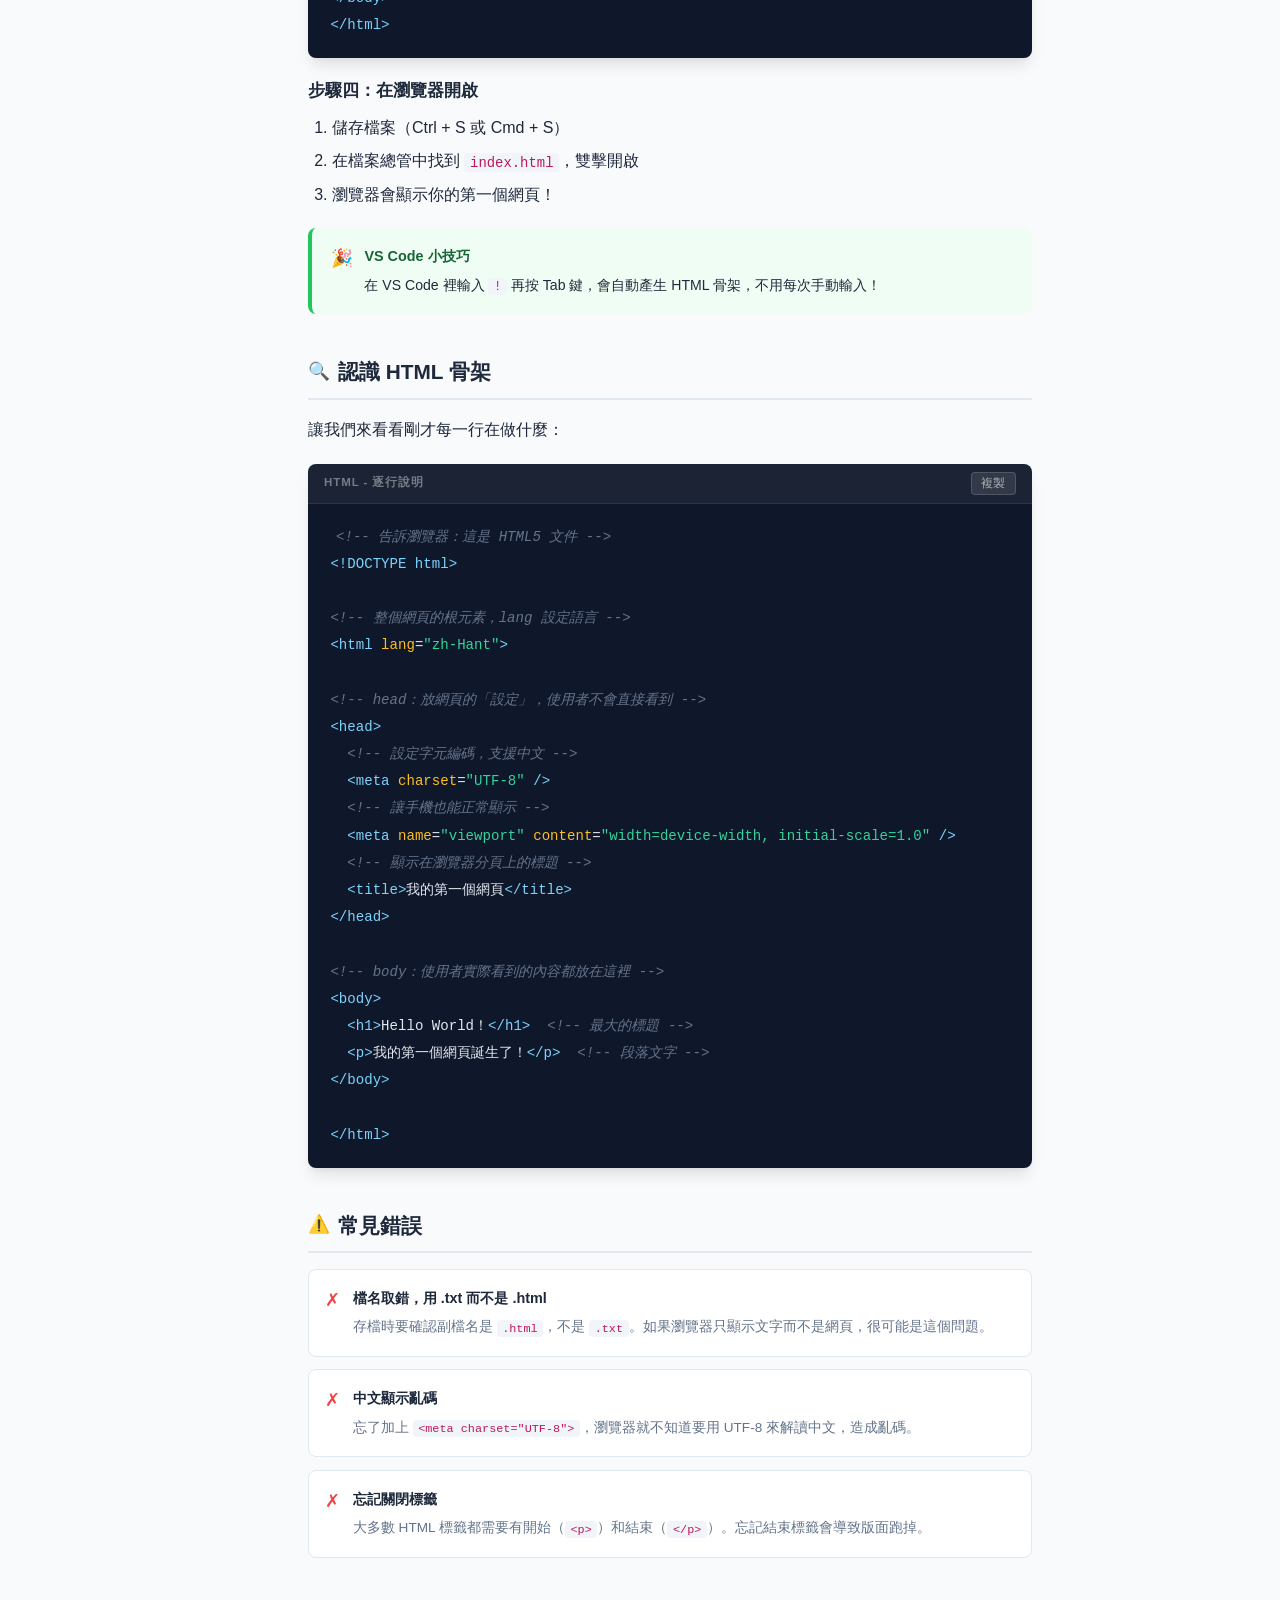
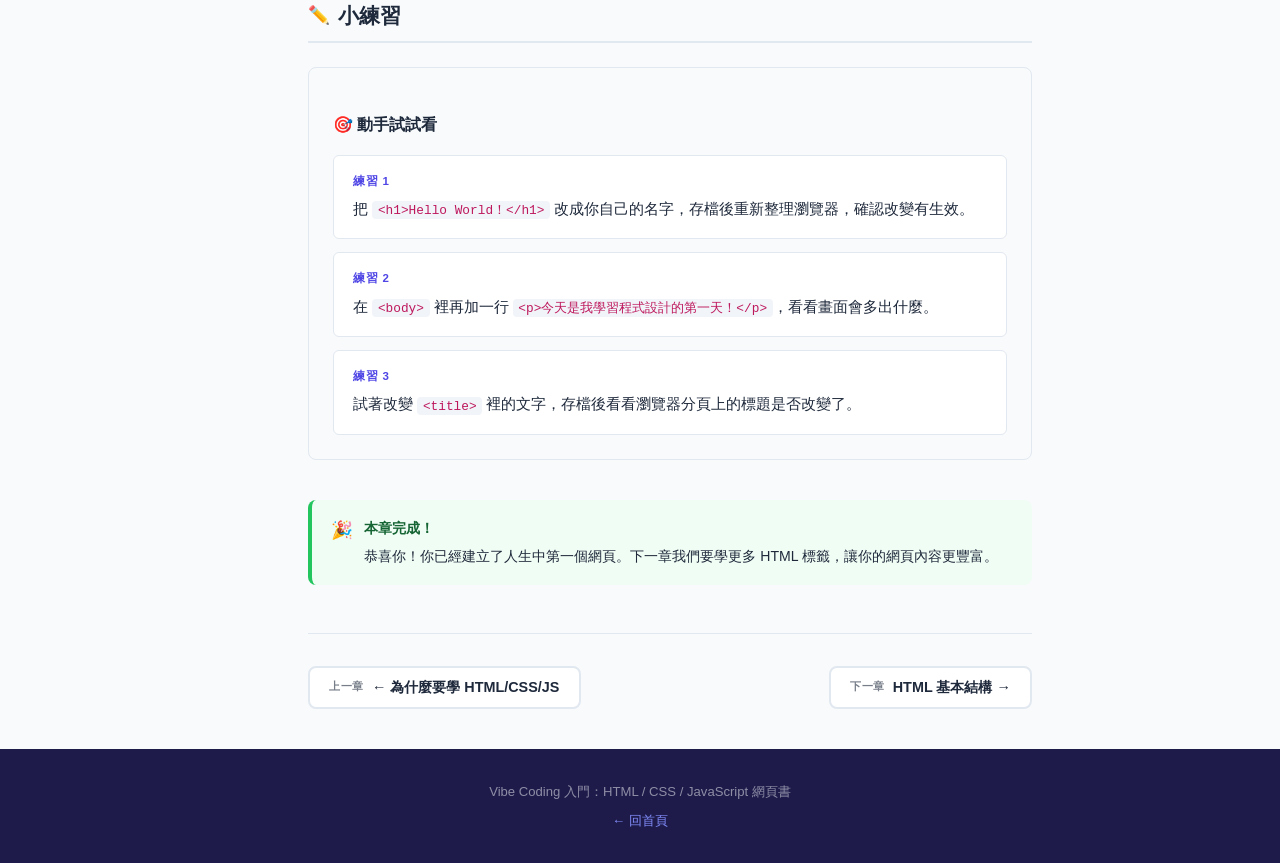
<file: chapters/chapter3.html>
<!DOCTYPE html>
<html lang="zh-Hant">
<head>
  <meta charset="UTF-8" />
  <meta name="viewport" content="width=device-width, initial-scale=1.0" />
  <title>第 3 章：第一個網頁 Hello World - Vibe Coding 入門</title>
  <meta name="description" content="動手建立你人生中的第一個 HTML 檔案，在瀏覽器看到自己寫的網頁！" />
  <link rel="stylesheet" href="../assets/css/style.css" />
</head>
<body>

  <header class="site-header">
    <button class="hamburger" id="hamburger" aria-label="開關選單" aria-expanded="false">
      <span></span><span></span><span></span>
    </button>
    <a href="../index.html" class="header-logo">Vibe<span>Coding</span> 入門</a>
  </header>

  <div class="progress-bar"><div class="progress-fill" id="progress-fill"></div></div>
  <div class="sidebar-overlay" id="sidebar-overlay"></div>

  <div class="chapter-layout">
    <aside class="sidebar" id="sidebar">
      <a href="../index.html" class="sidebar-home">← 回首頁</a>
      <div class="sidebar-title">章節目錄</div>
      <nav>
        <ul>
          <li><a href="chapter1.html"><span class="ch-num">01</span>什麼是 Vibe Coding？</a></li>
          <li><a href="chapter2.html"><span class="ch-num">02</span>為什麼要學 HTML/CSS/JS</a></li>
          <li><a href="chapter3.html"><span class="ch-num">03</span>第一個網頁 Hello World</a></li>
          <li><a href="chapter4.html"><span class="ch-num">04</span>HTML 基本結構</a></li>
          <li><a href="chapter5.html"><span class="ch-num">05</span>CSS 基本排版</a></li>
          <li><a href="chapter6.html"><span class="ch-num">06</span>JavaScript 基本互動</a></li>
          <li><a href="chapter7.html"><span class="ch-num">07</span>用 AI 改網頁的方法</a></li>
          <li><a href="chapter8.html"><span class="ch-num">08</span>小專案：個人介紹頁</a></li>
        </ul>
      </nav>
    </aside>

    <main class="chapter-content">

      <div class="chapter-tag">第 3 章</div>
      <h1>第一個網頁：Hello World</h1>
      <p class="chapter-intro">
        每個程式設計師學習新技術的第一步，幾乎都是在螢幕上印出「Hello World」。
        現在輪到你了！這一章我們要從安裝工具開始，一步步建立你人生中的第一個網頁。
      </p>

      <!-- 本章重點 -->
      <div class="section-block">
        <h2><span class="section-icon">📌</span> 本章重點</h2>
        <div class="key-points">
          <ul>
            <li>安裝文字編輯器（VS Code）</li>
            <li>建立第一個 .html 檔案</li>
            <li>認識 HTML 文件的基本骨架</li>
            <li>在瀏覽器中開啟並看到結果</li>
          </ul>
        </div>
      </div>

      <!-- 教學說明 -->
      <div class="section-block">
        <h2><span class="section-icon">📖</span> 教學說明</h2>

        <h3>步驟一：安裝 VS Code</h3>
        <p>
          <strong>Visual Studio Code</strong>（簡稱 VS Code）是目前最受歡迎的免費程式碼編輯器，微軟出品。
          它有很多方便的功能，包含 AI Copilot 整合，非常適合初學者。
        </p>
        <ol>
          <li>前往 <strong>code.visualstudio.com</strong> 下載</li>
          <li>選擇你的作業系統版本（Windows / Mac / Linux）</li>
          <li>安裝完成後打開它</li>
        </ol>

        <div class="callout info">
          <span class="callout-icon">💡</span>
          <div class="callout-body">
            <h4>也可以不安裝</h4>
            <p>如果你只是想快速試試，可以直接用瀏覽器的 <strong>CodePen</strong>（codepen.io）或 <strong>JSFiddle</strong>（jsfiddle.net），不需要安裝任何東西。</p>
          </div>
        </div>

        <h3>步驟二：建立你的第一個 HTML 檔案</h3>
        <ol>
          <li>在桌面或任意位置建立一個新資料夾，取名 <code>my-first-website</code></li>
          <li>用 VS Code 開啟這個資料夾（檔案 → 開啟資料夾）</li>
          <li>在左側資料夾面板點右鍵，選「新增檔案」</li>
          <li>取名為 <code>index.html</code>（注意：副檔名一定要是 <code>.html</code>）</li>
        </ol>

        <h3>步驟三：輸入 HTML 骨架</h3>
        <p>打開 <code>index.html</code>，輸入以下內容：</p>

        <div class="code-block">
          <div class="code-header">
            <span class="code-lang">HTML</span>
            <button class="copy-btn">複製</button>
          </div>
          <pre><code><span class="hl-tag">&lt;!DOCTYPE html&gt;</span>
<span class="hl-tag">&lt;html</span> <span class="hl-attr">lang</span>=<span class="hl-val">"zh-Hant"</span><span class="hl-tag">&gt;</span>
<span class="hl-tag">&lt;head&gt;</span>
  <span class="hl-tag">&lt;meta</span> <span class="hl-attr">charset</span>=<span class="hl-val">"UTF-8"</span> <span class="hl-tag">/&gt;</span>
  <span class="hl-tag">&lt;meta</span> <span class="hl-attr">name</span>=<span class="hl-val">"viewport"</span> <span class="hl-attr">content</span>=<span class="hl-val">"width=device-width, initial-scale=1.0"</span> <span class="hl-tag">/&gt;</span>
  <span class="hl-tag">&lt;title&gt;</span>我的第一個網頁<span class="hl-tag">&lt;/title&gt;</span>
<span class="hl-tag">&lt;/head&gt;</span>
<span class="hl-tag">&lt;body&gt;</span>
  <span class="hl-tag">&lt;h1&gt;</span>Hello World！<span class="hl-tag">&lt;/h1&gt;</span>
  <span class="hl-tag">&lt;p&gt;</span>我的第一個網頁誕生了！<span class="hl-tag">&lt;/p&gt;</span>
<span class="hl-tag">&lt;/body&gt;</span>
<span class="hl-tag">&lt;/html&gt;</span></code></pre>
        </div>

        <h3>步驟四：在瀏覽器開啟</h3>
        <ol>
          <li>儲存檔案（Ctrl + S 或 Cmd + S）</li>
          <li>在檔案總管中找到 <code>index.html</code>，雙擊開啟</li>
          <li>瀏覽器會顯示你的第一個網頁！</li>
        </ol>

        <div class="callout success">
          <span class="callout-icon">🎉</span>
          <div class="callout-body">
            <h4>VS Code 小技巧</h4>
            <p>在 VS Code 裡輸入 <code>!</code> 再按 Tab 鍵，會自動產生 HTML 骨架，不用每次手動輸入！</p>
          </div>
        </div>
      </div>

      <!-- 骨架說明 -->
      <div class="section-block">
        <h2><span class="section-icon">🔍</span> 認識 HTML 骨架</h2>
        <p>讓我們來看看剛才每一行在做什麼：</p>

        <div class="code-block">
          <div class="code-header">
            <span class="code-lang">HTML - 逐行說明</span>
            <button class="copy-btn">複製</button>
          </div>
          <pre><code><span class="hl-cmt">&lt;!-- 告訴瀏覽器：這是 HTML5 文件 --&gt;</span>
<span class="hl-tag">&lt;!DOCTYPE html&gt;</span>

<span class="hl-cmt">&lt;!-- 整個網頁的根元素，lang 設定語言 --&gt;</span>
<span class="hl-tag">&lt;html</span> <span class="hl-attr">lang</span>=<span class="hl-val">"zh-Hant"</span><span class="hl-tag">&gt;</span>

<span class="hl-cmt">&lt;!-- head：放網頁的「設定」，使用者不會直接看到 --&gt;</span>
<span class="hl-tag">&lt;head&gt;</span>
  <span class="hl-cmt">&lt;!-- 設定字元編碼，支援中文 --&gt;</span>
  <span class="hl-tag">&lt;meta</span> <span class="hl-attr">charset</span>=<span class="hl-val">"UTF-8"</span> <span class="hl-tag">/&gt;</span>
  <span class="hl-cmt">&lt;!-- 讓手機也能正常顯示 --&gt;</span>
  <span class="hl-tag">&lt;meta</span> <span class="hl-attr">name</span>=<span class="hl-val">"viewport"</span> <span class="hl-attr">content</span>=<span class="hl-val">"width=device-width, initial-scale=1.0"</span> <span class="hl-tag">/&gt;</span>
  <span class="hl-cmt">&lt;!-- 顯示在瀏覽器分頁上的標題 --&gt;</span>
  <span class="hl-tag">&lt;title&gt;</span>我的第一個網頁<span class="hl-tag">&lt;/title&gt;</span>
<span class="hl-tag">&lt;/head&gt;</span>

<span class="hl-cmt">&lt;!-- body：使用者實際看到的內容都放在這裡 --&gt;</span>
<span class="hl-tag">&lt;body&gt;</span>
  <span class="hl-tag">&lt;h1&gt;</span>Hello World！<span class="hl-tag">&lt;/h1&gt;</span>  <span class="hl-cmt">&lt;!-- 最大的標題 --&gt;</span>
  <span class="hl-tag">&lt;p&gt;</span>我的第一個網頁誕生了！<span class="hl-tag">&lt;/p&gt;</span>  <span class="hl-cmt">&lt;!-- 段落文字 --&gt;</span>
<span class="hl-tag">&lt;/body&gt;</span>

<span class="hl-tag">&lt;/html&gt;</span></code></pre>
        </div>
      </div>

      <!-- 常見錯誤 -->
      <div class="section-block">
        <h2><span class="section-icon">⚠️</span> 常見錯誤</h2>
        <div class="errors-list">
          <div class="error-item">
            <span class="error-icon">✗</span>
            <div class="error-content">
              <h4>檔名取錯，用 .txt 而不是 .html</h4>
              <p>存檔時要確認副檔名是 <code>.html</code>，不是 <code>.txt</code>。如果瀏覽器只顯示文字而不是網頁，很可能是這個問題。</p>
            </div>
          </div>
          <div class="error-item">
            <span class="error-icon">✗</span>
            <div class="error-content">
              <h4>中文顯示亂碼</h4>
              <p>忘了加上 <code>&lt;meta charset="UTF-8"&gt;</code>，瀏覽器就不知道要用 UTF-8 來解讀中文，造成亂碼。</p>
            </div>
          </div>
          <div class="error-item">
            <span class="error-icon">✗</span>
            <div class="error-content">
              <h4>忘記關閉標籤</h4>
              <p>大多數 HTML 標籤都需要有開始（<code>&lt;p&gt;</code>）和結束（<code>&lt;/p&gt;</code>）。忘記結束標籤會導致版面跑掉。</p>
            </div>
          </div>
        </div>
      </div>

      <!-- 小練習 -->
      <div class="section-block">
        <h2><span class="section-icon">✏️</span> 小練習</h2>
        <div class="exercises">
          <h3>🎯 動手試試看</h3>
          <div class="exercise-item">
            <div class="exercise-num">練習 1</div>
            <p>把 <code>&lt;h1&gt;Hello World！&lt;/h1&gt;</code> 改成你自己的名字，存檔後重新整理瀏覽器，確認改變有生效。</p>
          </div>
          <div class="exercise-item">
            <div class="exercise-num">練習 2</div>
            <p>在 <code>&lt;body&gt;</code> 裡再加一行 <code>&lt;p&gt;今天是我學習程式設計的第一天！&lt;/p&gt;</code>，看看畫面會多出什麼。</p>
          </div>
          <div class="exercise-item">
            <div class="exercise-num">練習 3</div>
            <p>試著改變 <code>&lt;title&gt;</code> 裡的文字，存檔後看看瀏覽器分頁上的標題是否改變了。</p>
          </div>
        </div>
      </div>

      <div class="callout success">
        <span class="callout-icon">🎉</span>
        <div class="callout-body">
          <h4>本章完成！</h4>
          <p>恭喜你！你已經建立了人生中第一個網頁。下一章我們要學更多 HTML 標籤，讓你的網頁內容更豐富。</p>
        </div>
      </div>

      <nav class="chapter-nav">
        <a href="chapter2.html" class="nav-btn prev">
          <span class="nav-btn-label">上一章</span>
          <span class="nav-btn-title">← 為什麼要學 HTML/CSS/JS</span>
        </a>
        <a href="chapter4.html" class="nav-btn next">
          <span class="nav-btn-label">下一章</span>
          <span class="nav-btn-title">HTML 基本結構 →</span>
        </a>
      </nav>

    </main>
  </div>

  <footer>
    <p>Vibe Coding 入門：HTML / CSS / JavaScript 網頁書</p>
    <p style="margin-top: 0.4rem;"><a href="../index.html">← 回首頁</a></p>
  </footer>

  <script src="../assets/js/main.js"></script>
</body>
</html>
</file>
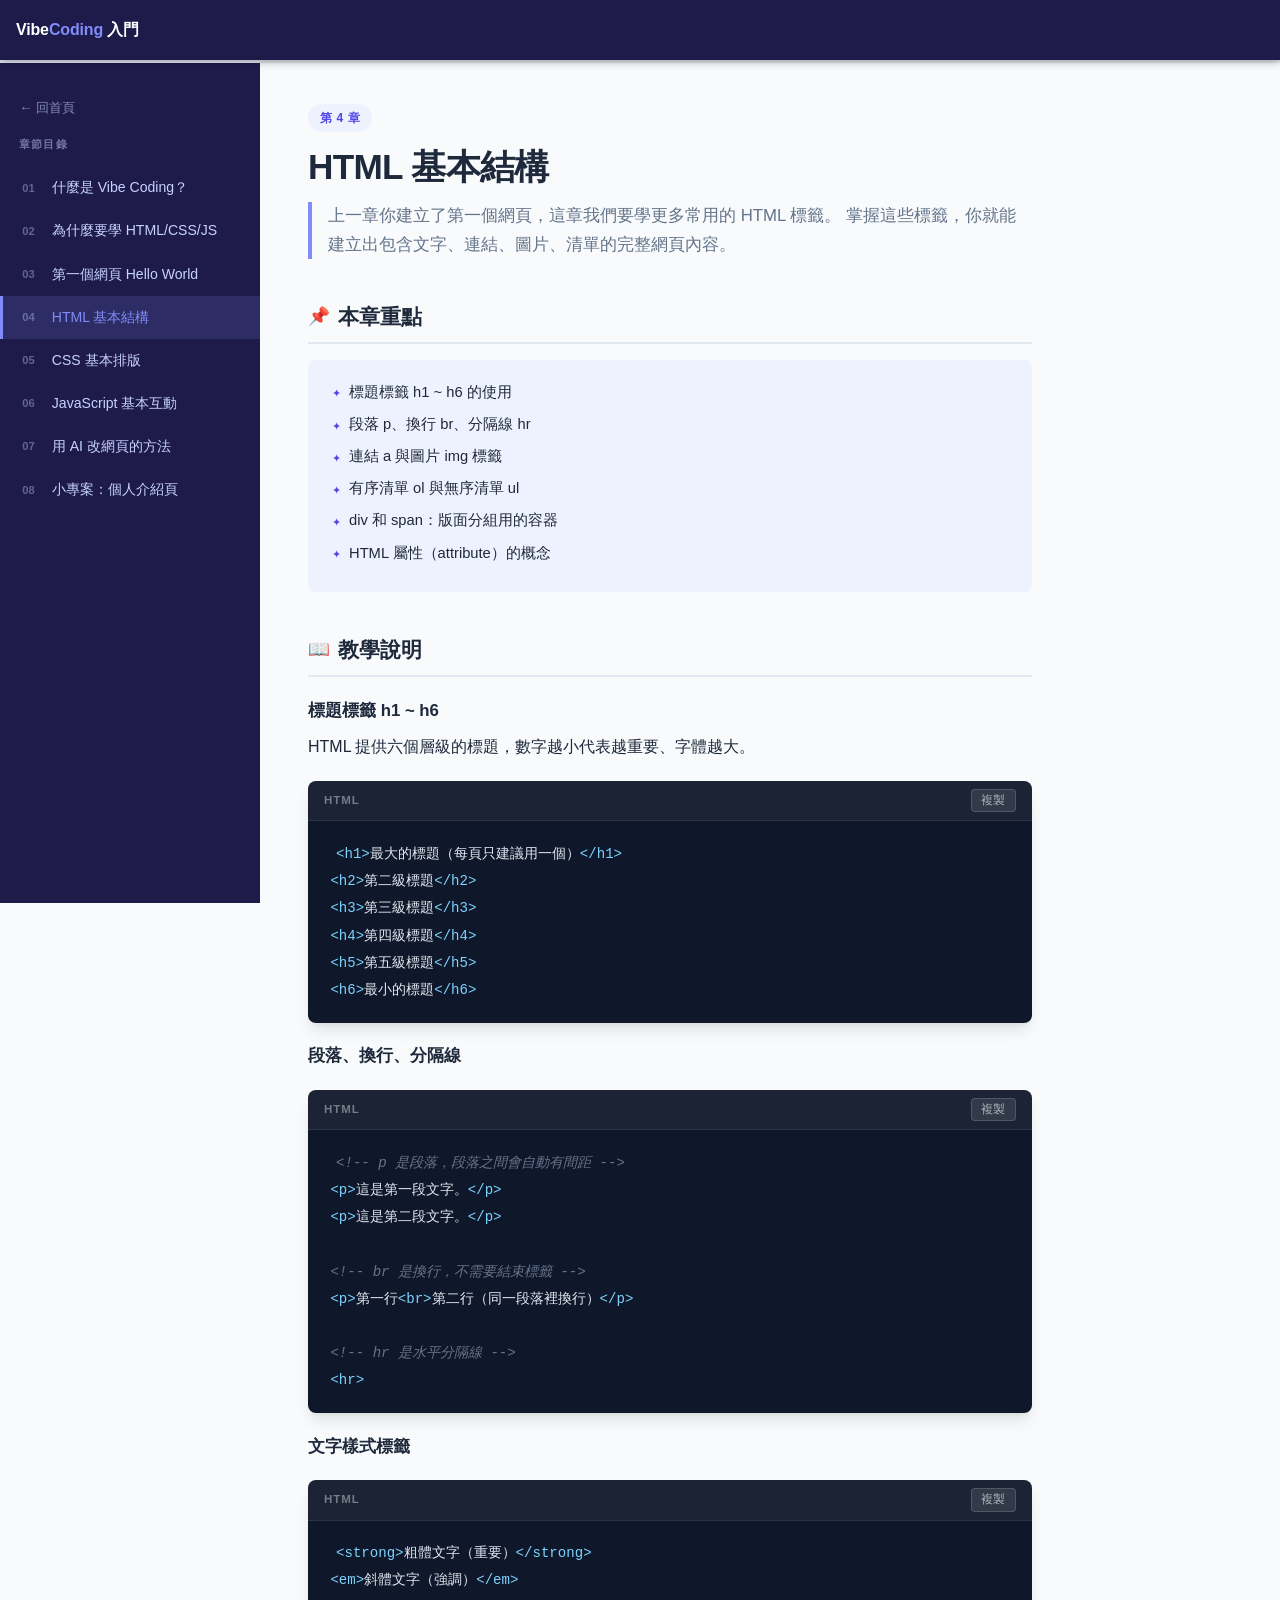
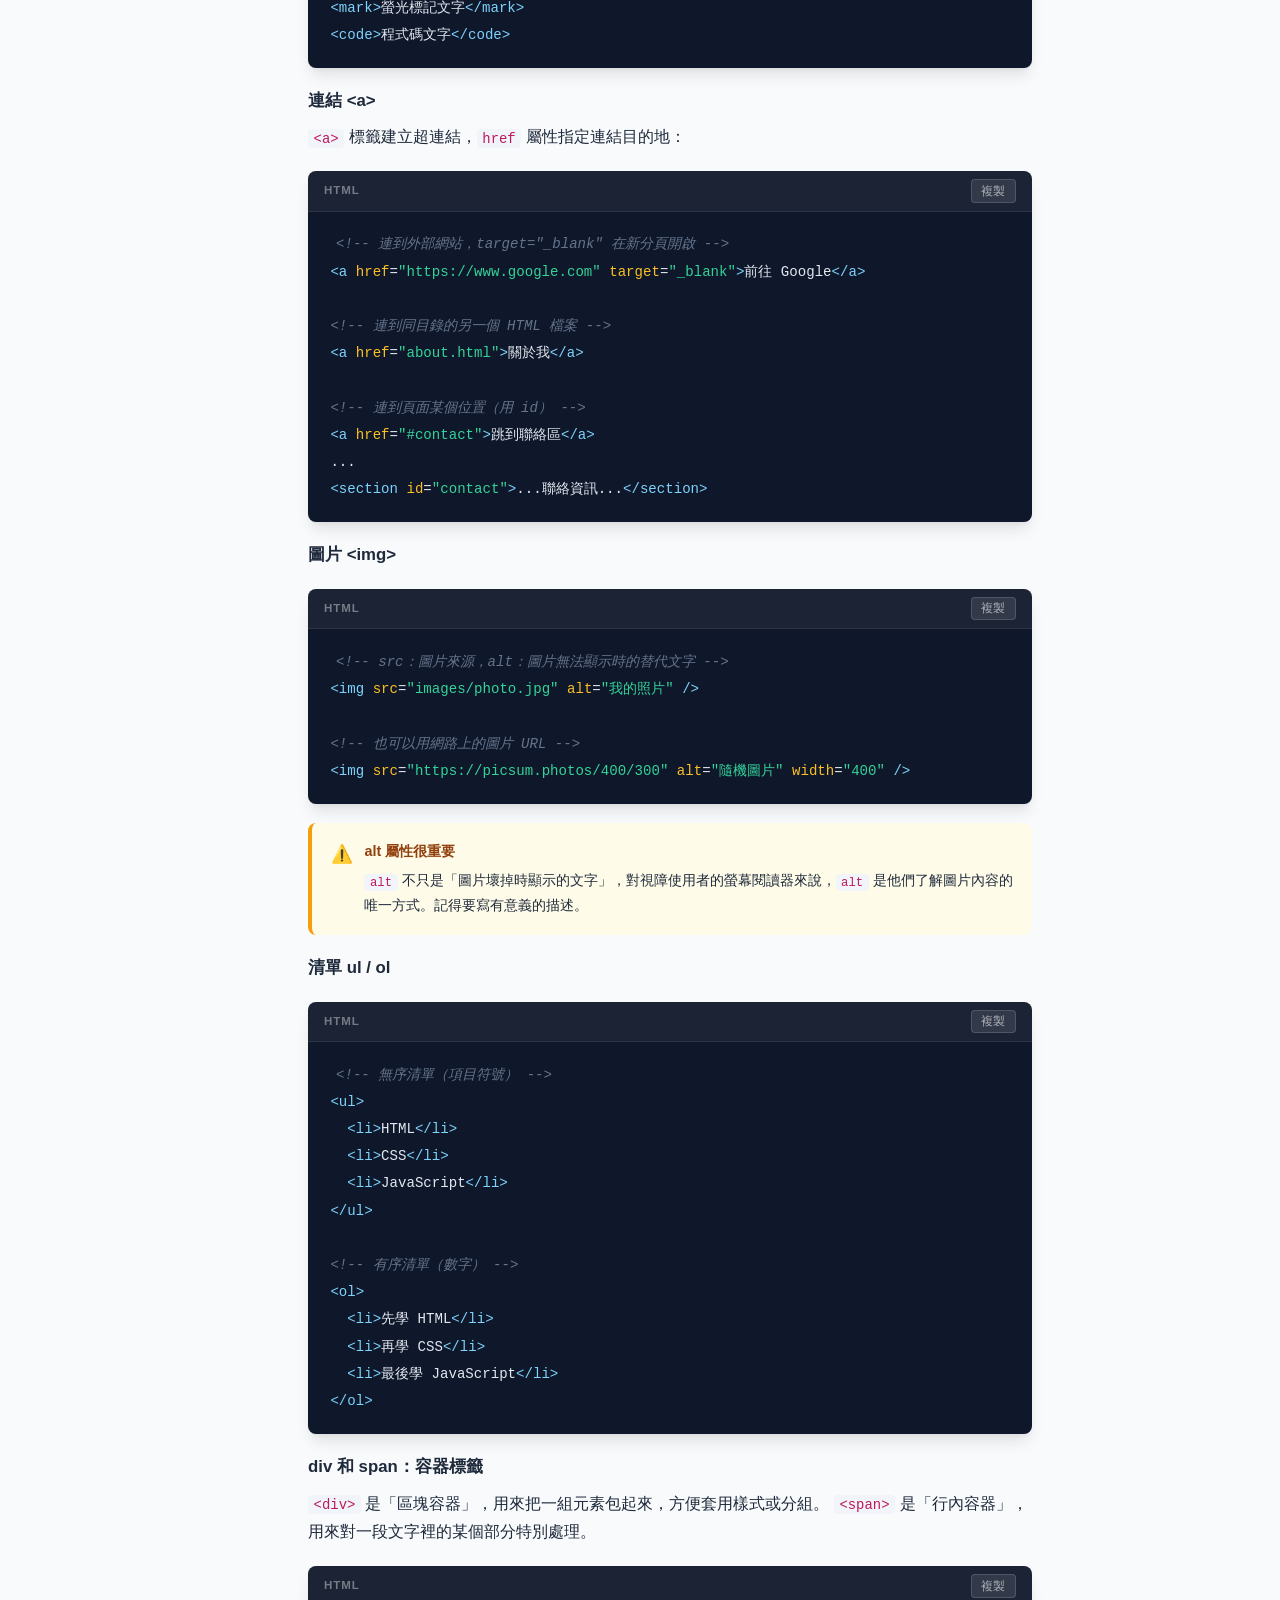
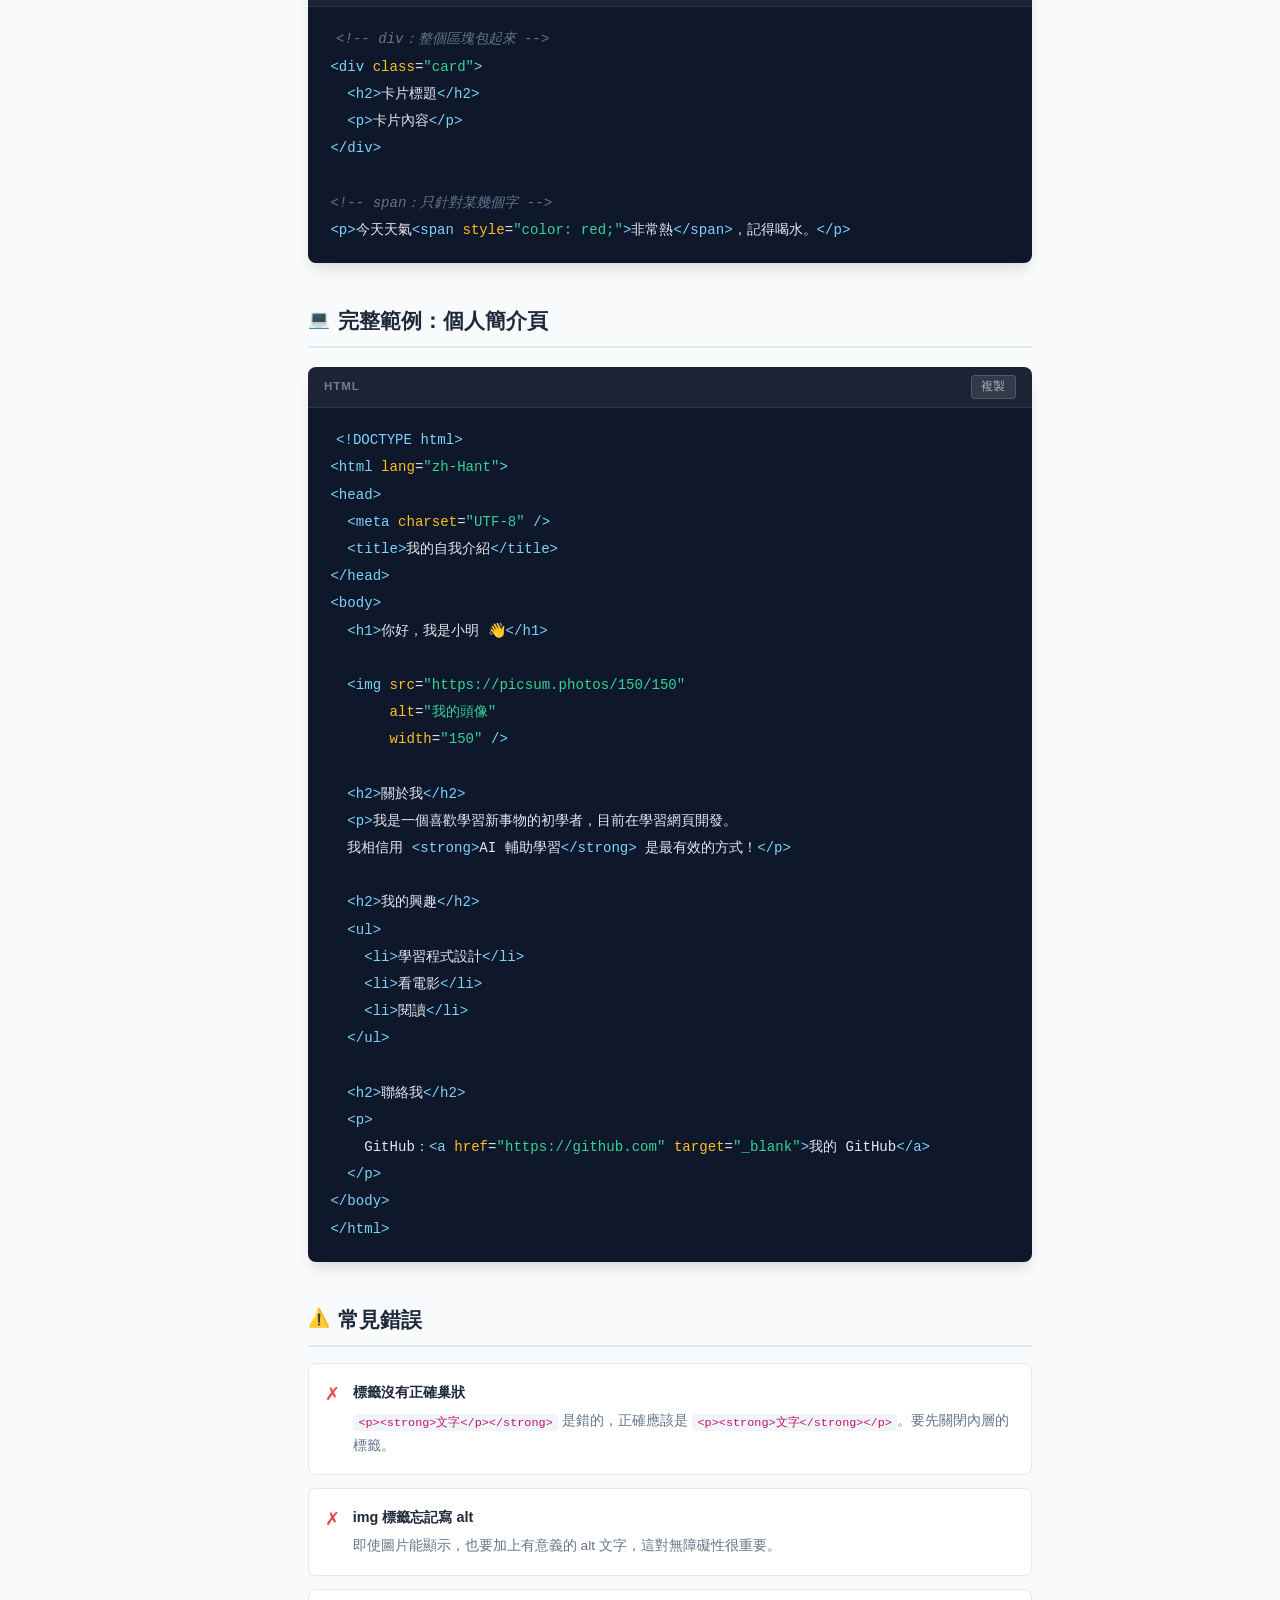
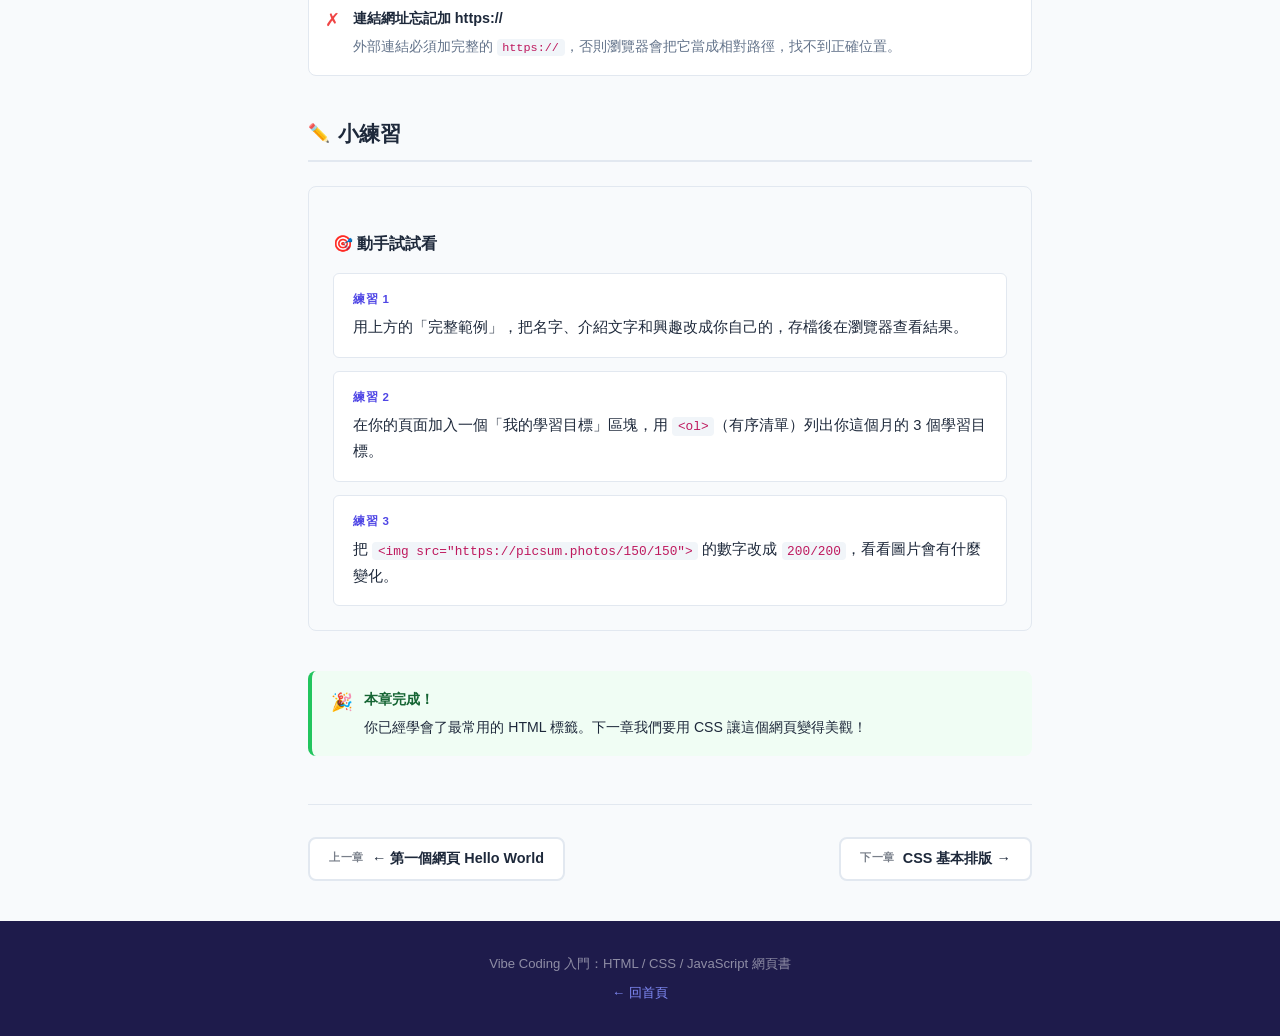
<file: chapters/chapter4.html>
<!DOCTYPE html>
<html lang="zh-Hant">
<head>
  <meta charset="UTF-8" />
  <meta name="viewport" content="width=device-width, initial-scale=1.0" />
  <title>第 4 章：HTML 基本結構 - Vibe Coding 入門</title>
  <meta name="description" content="深入學習 HTML 標籤的使用方式，包含標題、段落、連結、圖片與清單。" />
  <link rel="stylesheet" href="../assets/css/style.css" />
</head>
<body>

  <header class="site-header">
    <button class="hamburger" id="hamburger" aria-label="開關選單" aria-expanded="false">
      <span></span><span></span><span></span>
    </button>
    <a href="../index.html" class="header-logo">Vibe<span>Coding</span> 入門</a>
  </header>

  <div class="progress-bar"><div class="progress-fill" id="progress-fill"></div></div>
  <div class="sidebar-overlay" id="sidebar-overlay"></div>

  <div class="chapter-layout">
    <aside class="sidebar" id="sidebar">
      <a href="../index.html" class="sidebar-home">← 回首頁</a>
      <div class="sidebar-title">章節目錄</div>
      <nav>
        <ul>
          <li><a href="chapter1.html"><span class="ch-num">01</span>什麼是 Vibe Coding？</a></li>
          <li><a href="chapter2.html"><span class="ch-num">02</span>為什麼要學 HTML/CSS/JS</a></li>
          <li><a href="chapter3.html"><span class="ch-num">03</span>第一個網頁 Hello World</a></li>
          <li><a href="chapter4.html"><span class="ch-num">04</span>HTML 基本結構</a></li>
          <li><a href="chapter5.html"><span class="ch-num">05</span>CSS 基本排版</a></li>
          <li><a href="chapter6.html"><span class="ch-num">06</span>JavaScript 基本互動</a></li>
          <li><a href="chapter7.html"><span class="ch-num">07</span>用 AI 改網頁的方法</a></li>
          <li><a href="chapter8.html"><span class="ch-num">08</span>小專案：個人介紹頁</a></li>
        </ul>
      </nav>
    </aside>

    <main class="chapter-content">

      <div class="chapter-tag">第 4 章</div>
      <h1>HTML 基本結構</h1>
      <p class="chapter-intro">
        上一章你建立了第一個網頁，這章我們要學更多常用的 HTML 標籤。
        掌握這些標籤，你就能建立出包含文字、連結、圖片、清單的完整網頁內容。
      </p>

      <!-- 本章重點 -->
      <div class="section-block">
        <h2><span class="section-icon">📌</span> 本章重點</h2>
        <div class="key-points">
          <ul>
            <li>標題標籤 h1 ~ h6 的使用</li>
            <li>段落 p、換行 br、分隔線 hr</li>
            <li>連結 a 與圖片 img 標籤</li>
            <li>有序清單 ol 與無序清單 ul</li>
            <li>div 和 span：版面分組用的容器</li>
            <li>HTML 屬性（attribute）的概念</li>
          </ul>
        </div>
      </div>

      <!-- 教學說明 -->
      <div class="section-block">
        <h2><span class="section-icon">📖</span> 教學說明</h2>

        <h3>標題標籤 h1 ~ h6</h3>
        <p>HTML 提供六個層級的標題，數字越小代表越重要、字體越大。</p>

        <div class="code-block">
          <div class="code-header">
            <span class="code-lang">HTML</span>
            <button class="copy-btn">複製</button>
          </div>
          <pre><code><span class="hl-tag">&lt;h1&gt;</span>最大的標題（每頁只建議用一個）<span class="hl-tag">&lt;/h1&gt;</span>
<span class="hl-tag">&lt;h2&gt;</span>第二級標題<span class="hl-tag">&lt;/h2&gt;</span>
<span class="hl-tag">&lt;h3&gt;</span>第三級標題<span class="hl-tag">&lt;/h3&gt;</span>
<span class="hl-tag">&lt;h4&gt;</span>第四級標題<span class="hl-tag">&lt;/h4&gt;</span>
<span class="hl-tag">&lt;h5&gt;</span>第五級標題<span class="hl-tag">&lt;/h5&gt;</span>
<span class="hl-tag">&lt;h6&gt;</span>最小的標題<span class="hl-tag">&lt;/h6&gt;</span></code></pre>
        </div>

        <h3>段落、換行、分隔線</h3>
        <div class="code-block">
          <div class="code-header">
            <span class="code-lang">HTML</span>
            <button class="copy-btn">複製</button>
          </div>
          <pre><code><span class="hl-cmt">&lt;!-- p 是段落，段落之間會自動有間距 --&gt;</span>
<span class="hl-tag">&lt;p&gt;</span>這是第一段文字。<span class="hl-tag">&lt;/p&gt;</span>
<span class="hl-tag">&lt;p&gt;</span>這是第二段文字。<span class="hl-tag">&lt;/p&gt;</span>

<span class="hl-cmt">&lt;!-- br 是換行，不需要結束標籤 --&gt;</span>
<span class="hl-tag">&lt;p&gt;</span>第一行<span class="hl-tag">&lt;br&gt;</span>第二行（同一段落裡換行）<span class="hl-tag">&lt;/p&gt;</span>

<span class="hl-cmt">&lt;!-- hr 是水平分隔線 --&gt;</span>
<span class="hl-tag">&lt;hr&gt;</span></code></pre>
        </div>

        <h3>文字樣式標籤</h3>
        <div class="code-block">
          <div class="code-header">
            <span class="code-lang">HTML</span>
            <button class="copy-btn">複製</button>
          </div>
          <pre><code><span class="hl-tag">&lt;strong&gt;</span>粗體文字（重要）<span class="hl-tag">&lt;/strong&gt;</span>
<span class="hl-tag">&lt;em&gt;</span>斜體文字（強調）<span class="hl-tag">&lt;/em&gt;</span>
<span class="hl-tag">&lt;mark&gt;</span>螢光標記文字<span class="hl-tag">&lt;/mark&gt;</span>
<span class="hl-tag">&lt;code&gt;</span>程式碼文字<span class="hl-tag">&lt;/code&gt;</span></code></pre>
        </div>

        <h3>連結 &lt;a&gt;</h3>
        <p><code>&lt;a&gt;</code> 標籤建立超連結，<code>href</code> 屬性指定連結目的地：</p>
        <div class="code-block">
          <div class="code-header">
            <span class="code-lang">HTML</span>
            <button class="copy-btn">複製</button>
          </div>
          <pre><code><span class="hl-cmt">&lt;!-- 連到外部網站，target="_blank" 在新分頁開啟 --&gt;</span>
<span class="hl-tag">&lt;a</span> <span class="hl-attr">href</span>=<span class="hl-val">"https://www.google.com"</span> <span class="hl-attr">target</span>=<span class="hl-val">"_blank"</span><span class="hl-tag">&gt;</span>前往 Google<span class="hl-tag">&lt;/a&gt;</span>

<span class="hl-cmt">&lt;!-- 連到同目錄的另一個 HTML 檔案 --&gt;</span>
<span class="hl-tag">&lt;a</span> <span class="hl-attr">href</span>=<span class="hl-val">"about.html"</span><span class="hl-tag">&gt;</span>關於我<span class="hl-tag">&lt;/a&gt;</span>

<span class="hl-cmt">&lt;!-- 連到頁面某個位置（用 id） --&gt;</span>
<span class="hl-tag">&lt;a</span> <span class="hl-attr">href</span>=<span class="hl-val">"#contact"</span><span class="hl-tag">&gt;</span>跳到聯絡區<span class="hl-tag">&lt;/a&gt;</span>
...
<span class="hl-tag">&lt;section</span> <span class="hl-attr">id</span>=<span class="hl-val">"contact"</span><span class="hl-tag">&gt;</span>...聯絡資訊...<span class="hl-tag">&lt;/section&gt;</span></code></pre>
        </div>

        <h3>圖片 &lt;img&gt;</h3>
        <div class="code-block">
          <div class="code-header">
            <span class="code-lang">HTML</span>
            <button class="copy-btn">複製</button>
          </div>
          <pre><code><span class="hl-cmt">&lt;!-- src：圖片來源，alt：圖片無法顯示時的替代文字 --&gt;</span>
<span class="hl-tag">&lt;img</span> <span class="hl-attr">src</span>=<span class="hl-val">"images/photo.jpg"</span> <span class="hl-attr">alt</span>=<span class="hl-val">"我的照片"</span> <span class="hl-tag">/&gt;</span>

<span class="hl-cmt">&lt;!-- 也可以用網路上的圖片 URL --&gt;</span>
<span class="hl-tag">&lt;img</span> <span class="hl-attr">src</span>=<span class="hl-val">"https://picsum.photos/400/300"</span> <span class="hl-attr">alt</span>=<span class="hl-val">"隨機圖片"</span> <span class="hl-attr">width</span>=<span class="hl-val">"400"</span> <span class="hl-tag">/&gt;</span></code></pre>
        </div>

        <div class="callout warning">
          <span class="callout-icon">⚠️</span>
          <div class="callout-body">
            <h4>alt 屬性很重要</h4>
            <p><code>alt</code> 不只是「圖片壞掉時顯示的文字」，對視障使用者的螢幕閱讀器來說，<code>alt</code> 是他們了解圖片內容的唯一方式。記得要寫有意義的描述。</p>
          </div>
        </div>

        <h3>清單 ul / ol</h3>
        <div class="code-block">
          <div class="code-header">
            <span class="code-lang">HTML</span>
            <button class="copy-btn">複製</button>
          </div>
          <pre><code><span class="hl-cmt">&lt;!-- 無序清單（項目符號） --&gt;</span>
<span class="hl-tag">&lt;ul&gt;</span>
  <span class="hl-tag">&lt;li&gt;</span>HTML<span class="hl-tag">&lt;/li&gt;</span>
  <span class="hl-tag">&lt;li&gt;</span>CSS<span class="hl-tag">&lt;/li&gt;</span>
  <span class="hl-tag">&lt;li&gt;</span>JavaScript<span class="hl-tag">&lt;/li&gt;</span>
<span class="hl-tag">&lt;/ul&gt;</span>

<span class="hl-cmt">&lt;!-- 有序清單（數字） --&gt;</span>
<span class="hl-tag">&lt;ol&gt;</span>
  <span class="hl-tag">&lt;li&gt;</span>先學 HTML<span class="hl-tag">&lt;/li&gt;</span>
  <span class="hl-tag">&lt;li&gt;</span>再學 CSS<span class="hl-tag">&lt;/li&gt;</span>
  <span class="hl-tag">&lt;li&gt;</span>最後學 JavaScript<span class="hl-tag">&lt;/li&gt;</span>
<span class="hl-tag">&lt;/ol&gt;</span></code></pre>
        </div>

        <h3>div 和 span：容器標籤</h3>
        <p>
          <code>&lt;div&gt;</code> 是「區塊容器」，用來把一組元素包起來，方便套用樣式或分組。
          <code>&lt;span&gt;</code> 是「行內容器」，用來對一段文字裡的某個部分特別處理。
        </p>
        <div class="code-block">
          <div class="code-header">
            <span class="code-lang">HTML</span>
            <button class="copy-btn">複製</button>
          </div>
          <pre><code><span class="hl-cmt">&lt;!-- div：整個區塊包起來 --&gt;</span>
<span class="hl-tag">&lt;div</span> <span class="hl-attr">class</span>=<span class="hl-val">"card"</span><span class="hl-tag">&gt;</span>
  <span class="hl-tag">&lt;h2&gt;</span>卡片標題<span class="hl-tag">&lt;/h2&gt;</span>
  <span class="hl-tag">&lt;p&gt;</span>卡片內容<span class="hl-tag">&lt;/p&gt;</span>
<span class="hl-tag">&lt;/div&gt;</span>

<span class="hl-cmt">&lt;!-- span：只針對某幾個字 --&gt;</span>
<span class="hl-tag">&lt;p&gt;</span>今天天氣<span class="hl-tag">&lt;span</span> <span class="hl-attr">style</span>=<span class="hl-val">"color: red;"</span><span class="hl-tag">&gt;</span>非常熱<span class="hl-tag">&lt;/span&gt;</span>，記得喝水。<span class="hl-tag">&lt;/p&gt;</span></code></pre>
        </div>
      </div>

      <!-- 完整範例 -->
      <div class="section-block">
        <h2><span class="section-icon">💻</span> 完整範例：個人簡介頁</h2>
        <div class="code-block">
          <div class="code-header">
            <span class="code-lang">HTML</span>
            <button class="copy-btn">複製</button>
          </div>
          <pre><code><span class="hl-tag">&lt;!DOCTYPE html&gt;</span>
<span class="hl-tag">&lt;html</span> <span class="hl-attr">lang</span>=<span class="hl-val">"zh-Hant"</span><span class="hl-tag">&gt;</span>
<span class="hl-tag">&lt;head&gt;</span>
  <span class="hl-tag">&lt;meta</span> <span class="hl-attr">charset</span>=<span class="hl-val">"UTF-8"</span> <span class="hl-tag">/&gt;</span>
  <span class="hl-tag">&lt;title&gt;</span>我的自我介紹<span class="hl-tag">&lt;/title&gt;</span>
<span class="hl-tag">&lt;/head&gt;</span>
<span class="hl-tag">&lt;body&gt;</span>
  <span class="hl-tag">&lt;h1&gt;</span>你好，我是小明 👋<span class="hl-tag">&lt;/h1&gt;</span>

  <span class="hl-tag">&lt;img</span> <span class="hl-attr">src</span>=<span class="hl-val">"https://picsum.photos/150/150"</span>
       <span class="hl-attr">alt</span>=<span class="hl-val">"我的頭像"</span>
       <span class="hl-attr">width</span>=<span class="hl-val">"150"</span> <span class="hl-tag">/&gt;</span>

  <span class="hl-tag">&lt;h2&gt;</span>關於我<span class="hl-tag">&lt;/h2&gt;</span>
  <span class="hl-tag">&lt;p&gt;</span>我是一個喜歡學習新事物的初學者，目前在學習網頁開發。
  我相信用 <span class="hl-tag">&lt;strong&gt;</span>AI 輔助學習<span class="hl-tag">&lt;/strong&gt;</span> 是最有效的方式！<span class="hl-tag">&lt;/p&gt;</span>

  <span class="hl-tag">&lt;h2&gt;</span>我的興趣<span class="hl-tag">&lt;/h2&gt;</span>
  <span class="hl-tag">&lt;ul&gt;</span>
    <span class="hl-tag">&lt;li&gt;</span>學習程式設計<span class="hl-tag">&lt;/li&gt;</span>
    <span class="hl-tag">&lt;li&gt;</span>看電影<span class="hl-tag">&lt;/li&gt;</span>
    <span class="hl-tag">&lt;li&gt;</span>閱讀<span class="hl-tag">&lt;/li&gt;</span>
  <span class="hl-tag">&lt;/ul&gt;</span>

  <span class="hl-tag">&lt;h2&gt;</span>聯絡我<span class="hl-tag">&lt;/h2&gt;</span>
  <span class="hl-tag">&lt;p&gt;</span>
    GitHub：<span class="hl-tag">&lt;a</span> <span class="hl-attr">href</span>=<span class="hl-val">"https://github.com"</span> <span class="hl-attr">target</span>=<span class="hl-val">"_blank"</span><span class="hl-tag">&gt;</span>我的 GitHub<span class="hl-tag">&lt;/a&gt;</span>
  <span class="hl-tag">&lt;/p&gt;</span>
<span class="hl-tag">&lt;/body&gt;</span>
<span class="hl-tag">&lt;/html&gt;</span></code></pre>
        </div>
      </div>

      <!-- 常見錯誤 -->
      <div class="section-block">
        <h2><span class="section-icon">⚠️</span> 常見錯誤</h2>
        <div class="errors-list">
          <div class="error-item">
            <span class="error-icon">✗</span>
            <div class="error-content">
              <h4>標籤沒有正確巢狀</h4>
              <p><code>&lt;p&gt;&lt;strong&gt;文字&lt;/p&gt;&lt;/strong&gt;</code> 是錯的，正確應該是 <code>&lt;p&gt;&lt;strong&gt;文字&lt;/strong&gt;&lt;/p&gt;</code>。要先關閉內層的標籤。</p>
            </div>
          </div>
          <div class="error-item">
            <span class="error-icon">✗</span>
            <div class="error-content">
              <h4>img 標籤忘記寫 alt</h4>
              <p>即使圖片能顯示，也要加上有意義的 alt 文字，這對無障礙性很重要。</p>
            </div>
          </div>
          <div class="error-item">
            <span class="error-icon">✗</span>
            <div class="error-content">
              <h4>連結網址忘記加 https://</h4>
              <p>外部連結必須加完整的 <code>https://</code>，否則瀏覽器會把它當成相對路徑，找不到正確位置。</p>
            </div>
          </div>
        </div>
      </div>

      <!-- 小練習 -->
      <div class="section-block">
        <h2><span class="section-icon">✏️</span> 小練習</h2>
        <div class="exercises">
          <h3>🎯 動手試試看</h3>
          <div class="exercise-item">
            <div class="exercise-num">練習 1</div>
            <p>用上方的「完整範例」，把名字、介紹文字和興趣改成你自己的，存檔後在瀏覽器查看結果。</p>
          </div>
          <div class="exercise-item">
            <div class="exercise-num">練習 2</div>
            <p>在你的頁面加入一個「我的學習目標」區塊，用 <code>&lt;ol&gt;</code>（有序清單）列出你這個月的 3 個學習目標。</p>
          </div>
          <div class="exercise-item">
            <div class="exercise-num">練習 3</div>
            <p>把 <code>&lt;img src="https://picsum.photos/150/150"&gt;</code> 的數字改成 <code>200/200</code>，看看圖片會有什麼變化。</p>
          </div>
        </div>
      </div>

      <div class="callout success">
        <span class="callout-icon">🎉</span>
        <div class="callout-body">
          <h4>本章完成！</h4>
          <p>你已經學會了最常用的 HTML 標籤。下一章我們要用 CSS 讓這個網頁變得美觀！</p>
        </div>
      </div>

      <nav class="chapter-nav">
        <a href="chapter3.html" class="nav-btn prev">
          <span class="nav-btn-label">上一章</span>
          <span class="nav-btn-title">← 第一個網頁 Hello World</span>
        </a>
        <a href="chapter5.html" class="nav-btn next">
          <span class="nav-btn-label">下一章</span>
          <span class="nav-btn-title">CSS 基本排版 →</span>
        </a>
      </nav>

    </main>
  </div>

  <footer>
    <p>Vibe Coding 入門：HTML / CSS / JavaScript 網頁書</p>
    <p style="margin-top: 0.4rem;"><a href="../index.html">← 回首頁</a></p>
  </footer>

  <script src="../assets/js/main.js"></script>
</body>
</html>
</file>
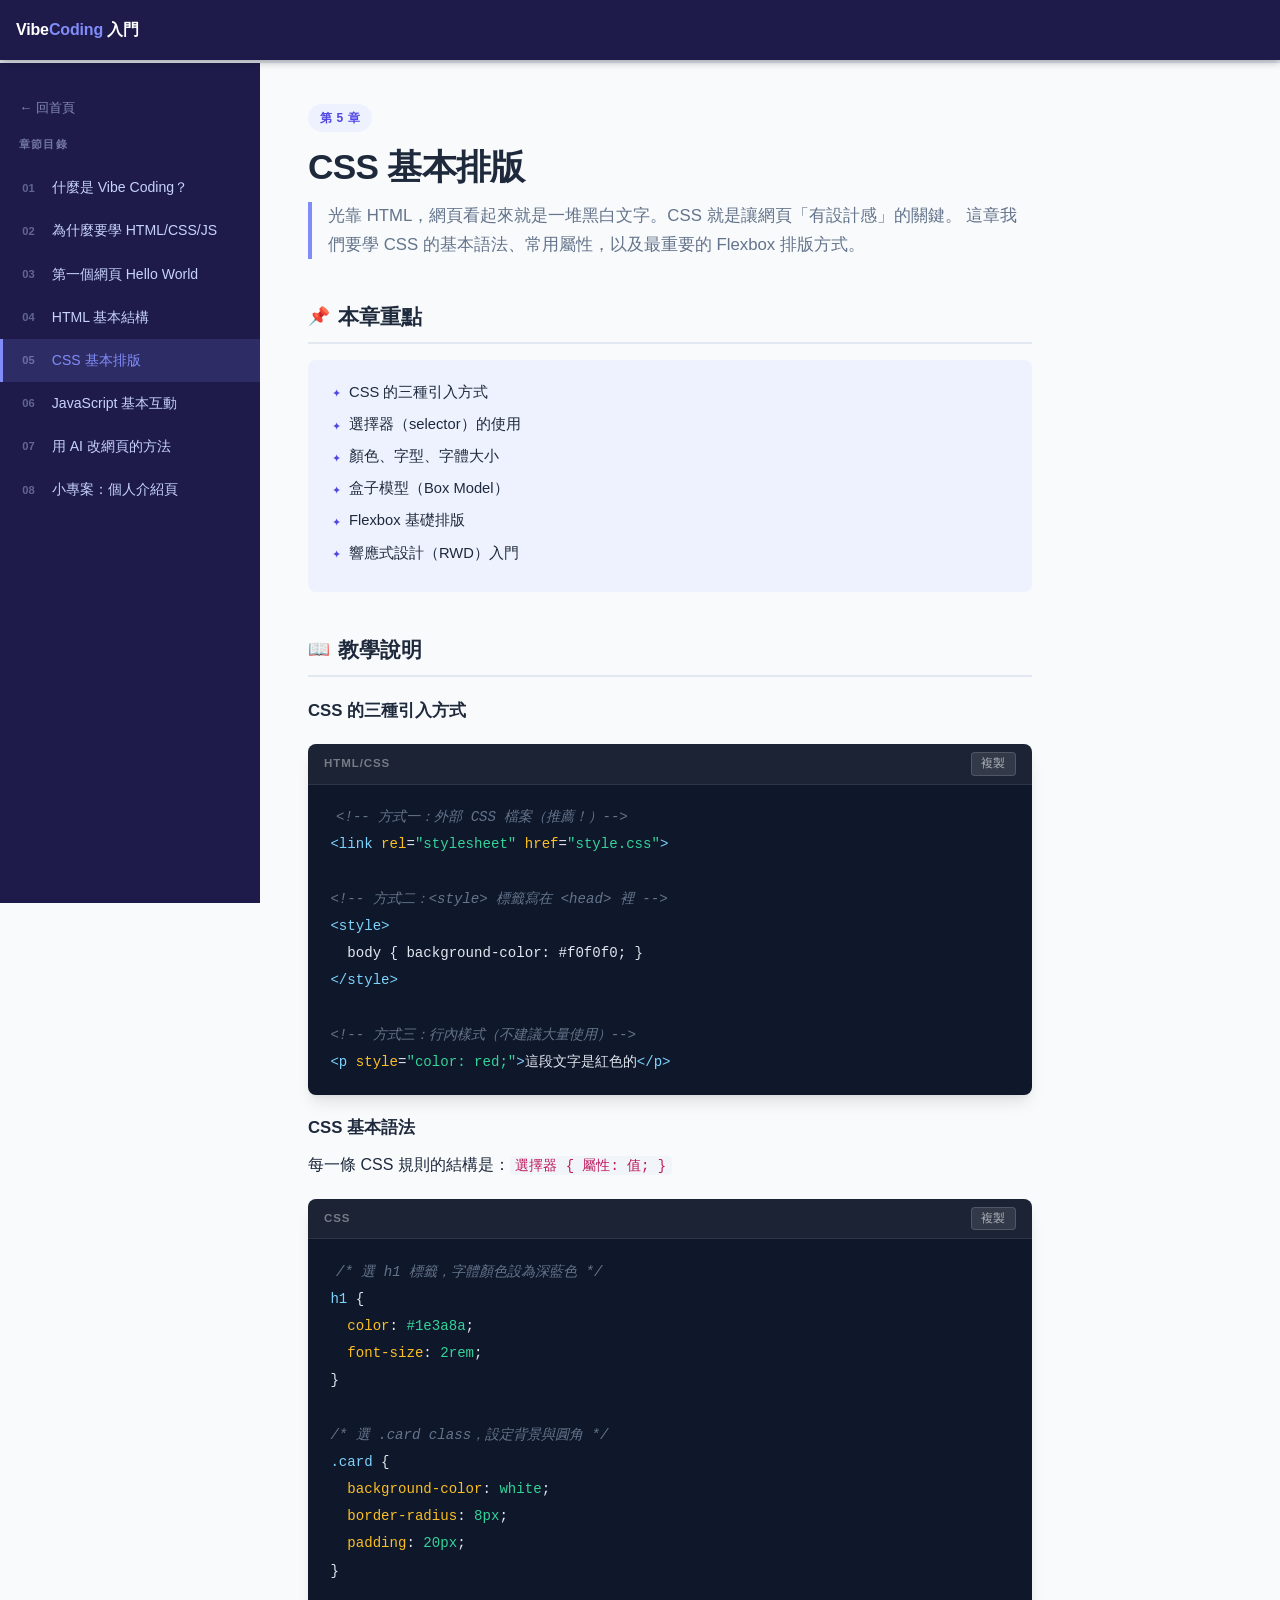
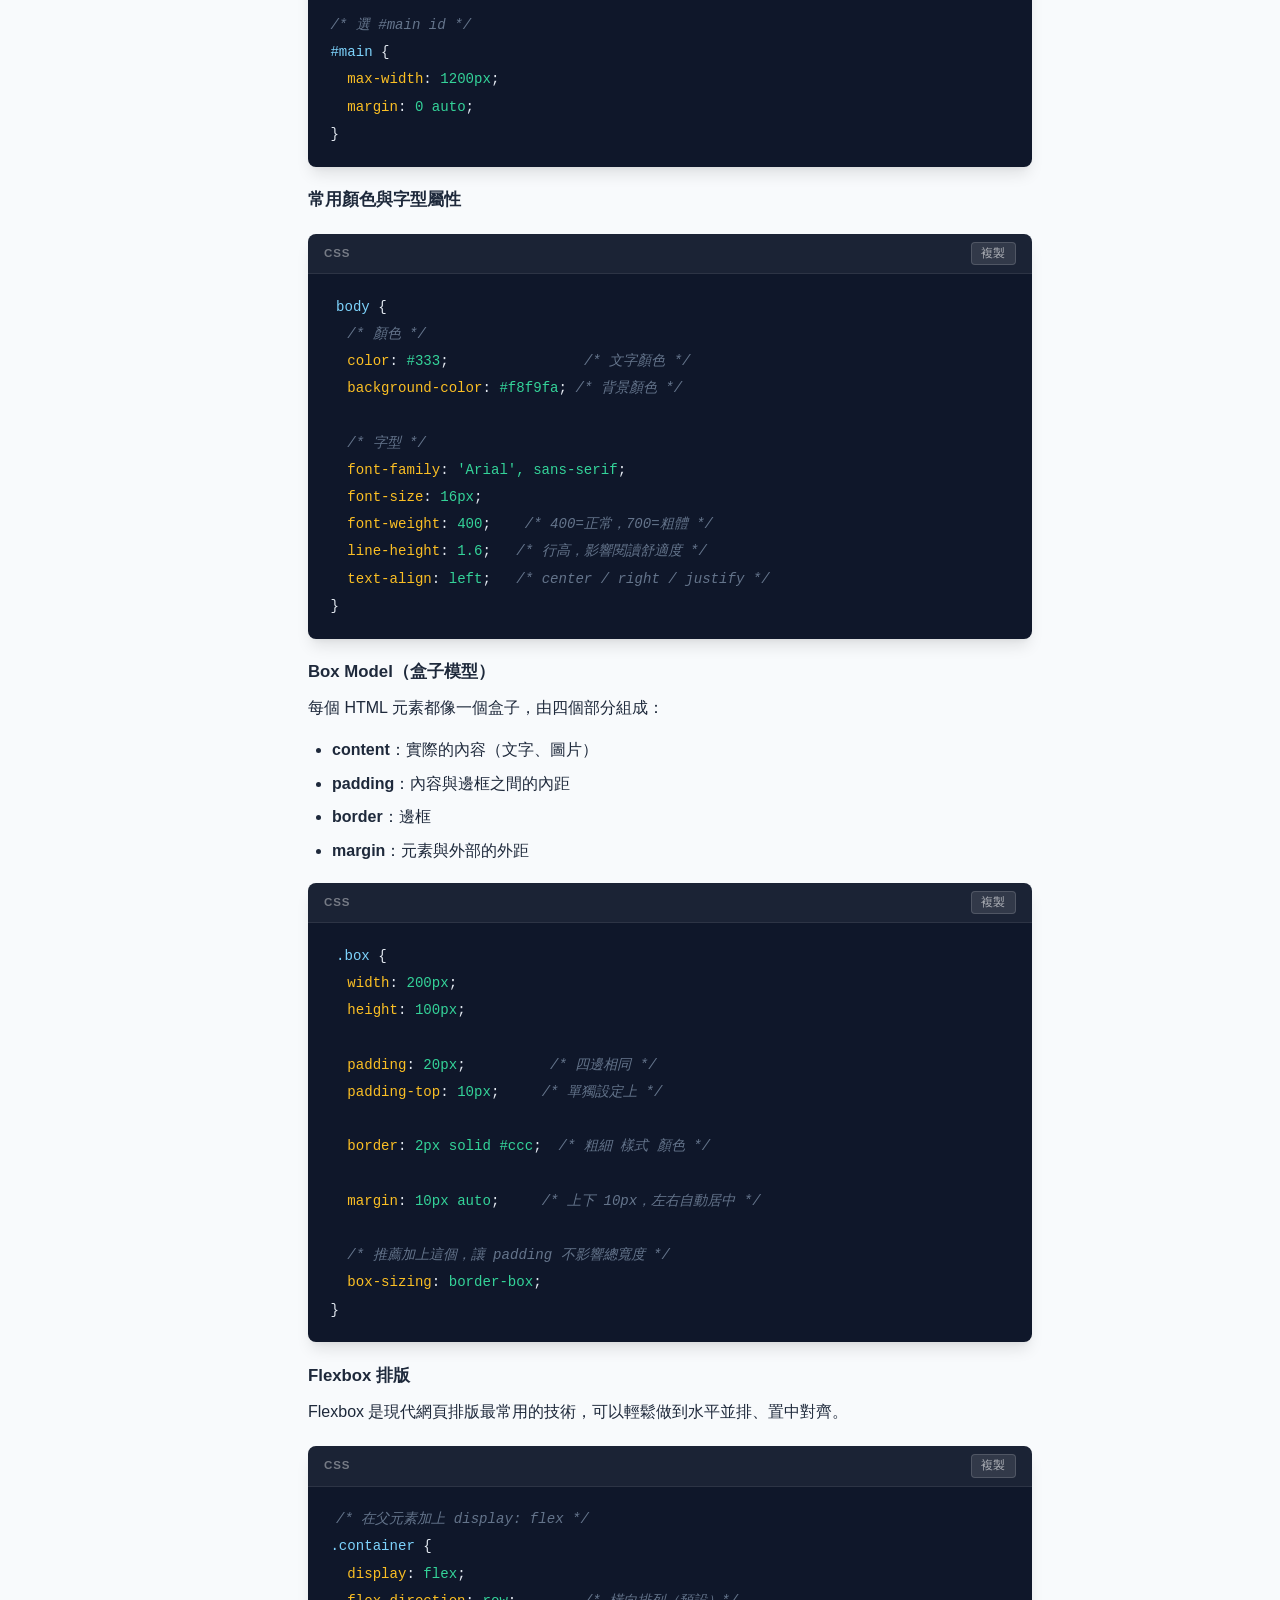
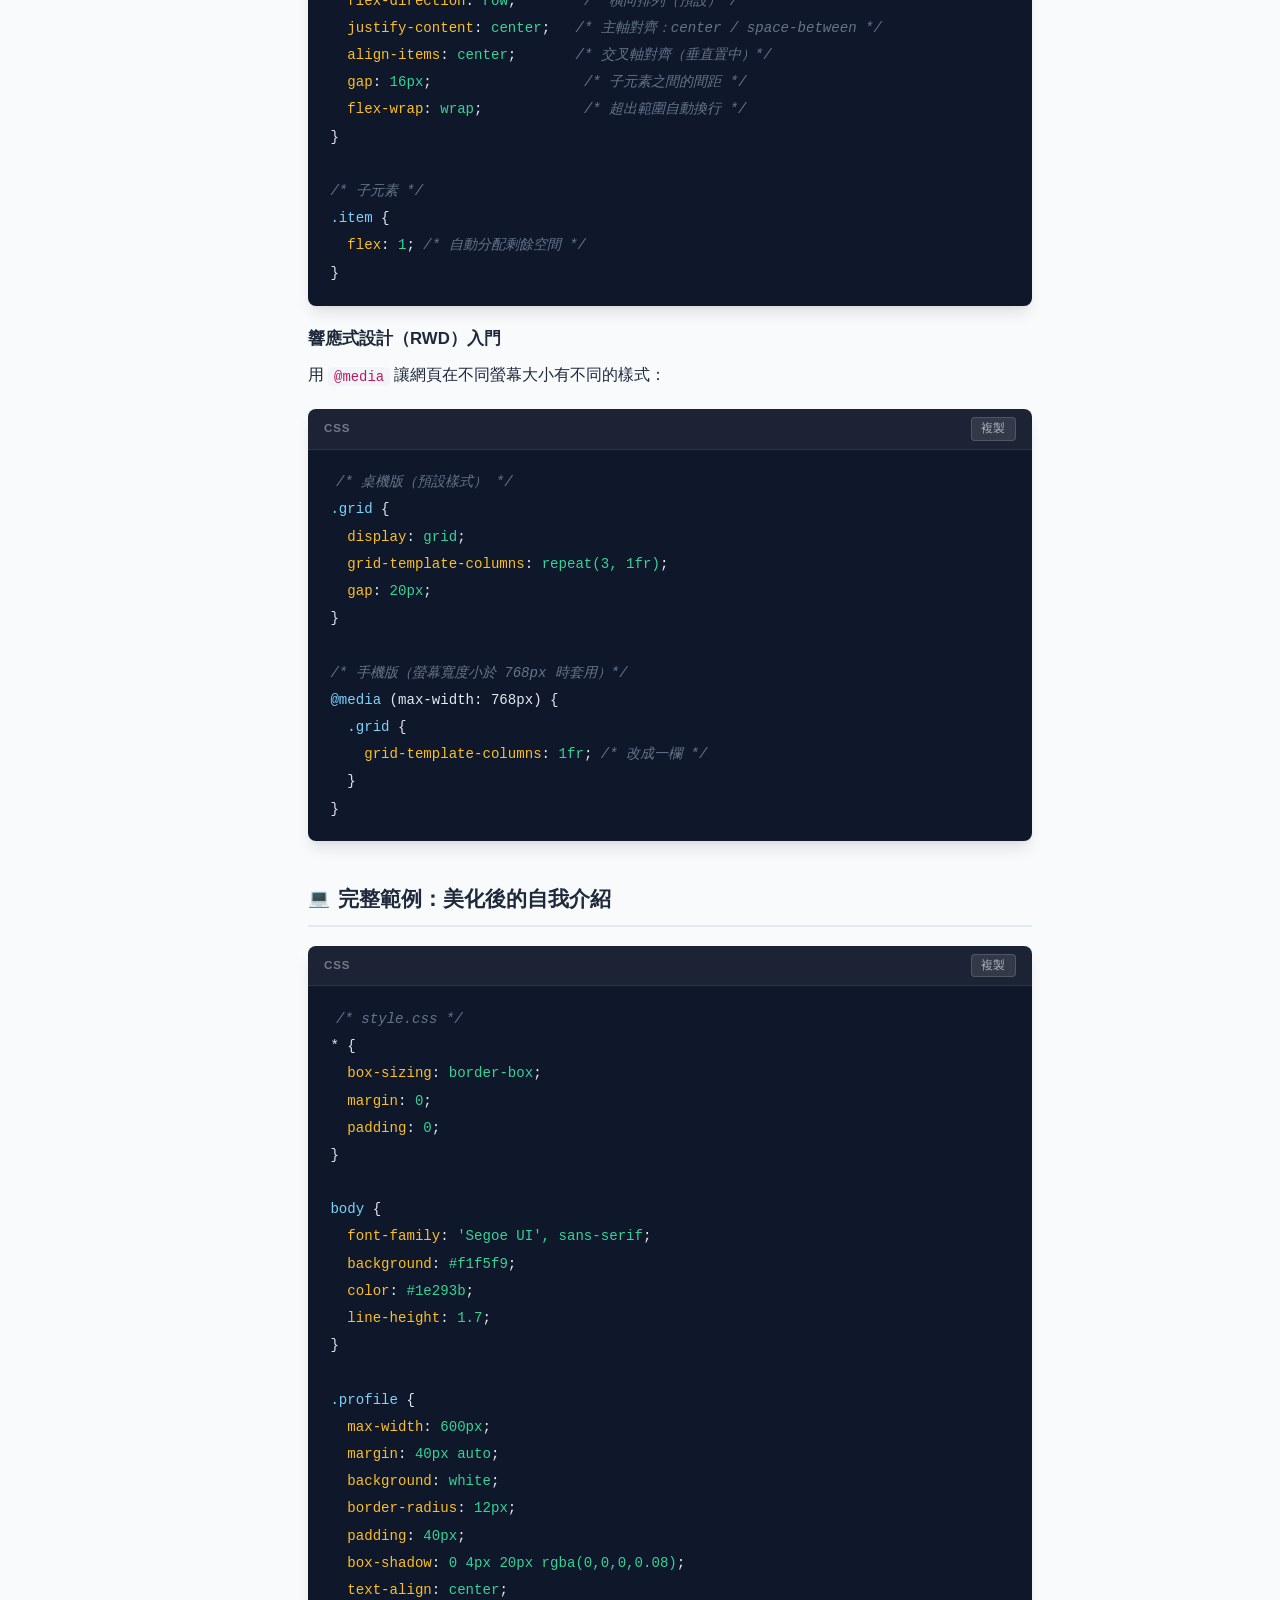
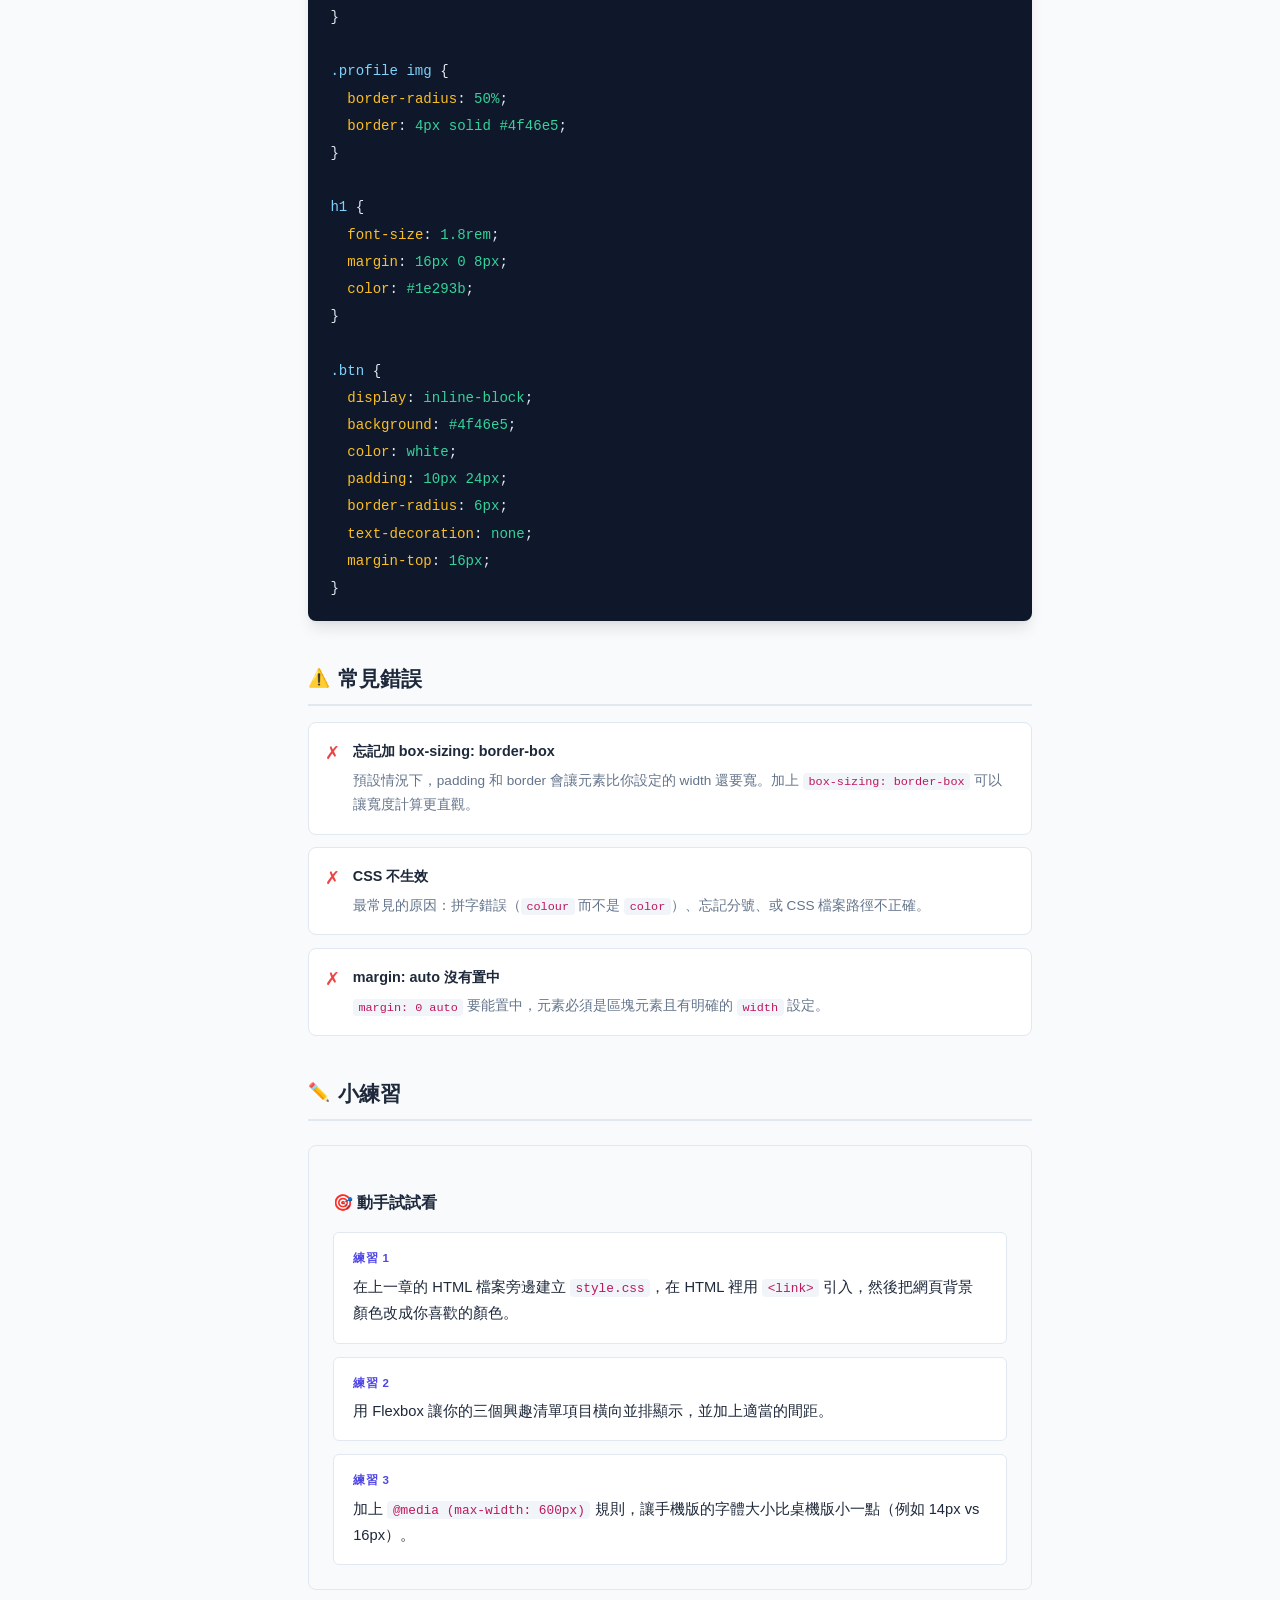
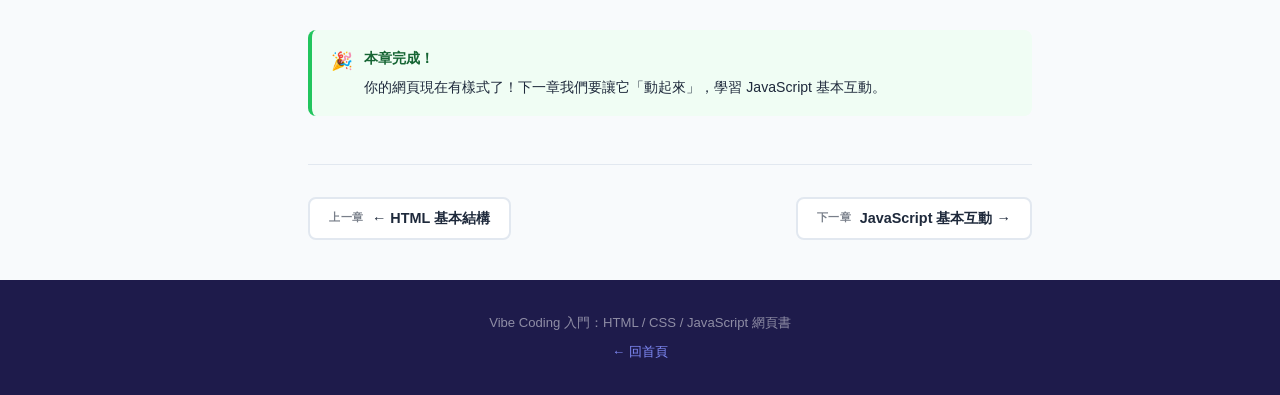
<file: chapters/chapter5.html>
<!DOCTYPE html>
<html lang="zh-Hant">
<head>
  <meta charset="UTF-8" />
  <meta name="viewport" content="width=device-width, initial-scale=1.0" />
  <title>第 5 章：CSS 基本排版 - Vibe Coding 入門</title>
  <meta name="description" content="學會用 CSS 美化網頁，掌握顏色、字型、間距與 Flexbox 基礎排版。" />
  <link rel="stylesheet" href="../assets/css/style.css" />
</head>
<body>

  <header class="site-header">
    <button class="hamburger" id="hamburger" aria-label="開關選單" aria-expanded="false">
      <span></span><span></span><span></span>
    </button>
    <a href="../index.html" class="header-logo">Vibe<span>Coding</span> 入門</a>
  </header>

  <div class="progress-bar"><div class="progress-fill" id="progress-fill"></div></div>
  <div class="sidebar-overlay" id="sidebar-overlay"></div>

  <div class="chapter-layout">
    <aside class="sidebar" id="sidebar">
      <a href="../index.html" class="sidebar-home">← 回首頁</a>
      <div class="sidebar-title">章節目錄</div>
      <nav>
        <ul>
          <li><a href="chapter1.html"><span class="ch-num">01</span>什麼是 Vibe Coding？</a></li>
          <li><a href="chapter2.html"><span class="ch-num">02</span>為什麼要學 HTML/CSS/JS</a></li>
          <li><a href="chapter3.html"><span class="ch-num">03</span>第一個網頁 Hello World</a></li>
          <li><a href="chapter4.html"><span class="ch-num">04</span>HTML 基本結構</a></li>
          <li><a href="chapter5.html"><span class="ch-num">05</span>CSS 基本排版</a></li>
          <li><a href="chapter6.html"><span class="ch-num">06</span>JavaScript 基本互動</a></li>
          <li><a href="chapter7.html"><span class="ch-num">07</span>用 AI 改網頁的方法</a></li>
          <li><a href="chapter8.html"><span class="ch-num">08</span>小專案：個人介紹頁</a></li>
        </ul>
      </nav>
    </aside>

    <main class="chapter-content">

      <div class="chapter-tag">第 5 章</div>
      <h1>CSS 基本排版</h1>
      <p class="chapter-intro">
        光靠 HTML，網頁看起來就是一堆黑白文字。CSS 就是讓網頁「有設計感」的關鍵。
        這章我們要學 CSS 的基本語法、常用屬性，以及最重要的 Flexbox 排版方式。
      </p>

      <!-- 本章重點 -->
      <div class="section-block">
        <h2><span class="section-icon">📌</span> 本章重點</h2>
        <div class="key-points">
          <ul>
            <li>CSS 的三種引入方式</li>
            <li>選擇器（selector）的使用</li>
            <li>顏色、字型、字體大小</li>
            <li>盒子模型（Box Model）</li>
            <li>Flexbox 基礎排版</li>
            <li>響應式設計（RWD）入門</li>
          </ul>
        </div>
      </div>

      <!-- 教學說明 -->
      <div class="section-block">
        <h2><span class="section-icon">📖</span> 教學說明</h2>

        <h3>CSS 的三種引入方式</h3>
        <div class="code-block">
          <div class="code-header">
            <span class="code-lang">HTML/CSS</span>
            <button class="copy-btn">複製</button>
          </div>
          <pre><code><span class="hl-cmt">&lt;!-- 方式一：外部 CSS 檔案（推薦！）--&gt;</span>
<span class="hl-tag">&lt;link</span> <span class="hl-attr">rel</span>=<span class="hl-val">"stylesheet"</span> <span class="hl-attr">href</span>=<span class="hl-val">"style.css"</span><span class="hl-tag">&gt;</span>

<span class="hl-cmt">&lt;!-- 方式二：&lt;style&gt; 標籤寫在 &lt;head&gt; 裡 --&gt;</span>
<span class="hl-tag">&lt;style&gt;</span>
  body { background-color: #f0f0f0; }
<span class="hl-tag">&lt;/style&gt;</span>

<span class="hl-cmt">&lt;!-- 方式三：行內樣式（不建議大量使用）--&gt;</span>
<span class="hl-tag">&lt;p</span> <span class="hl-attr">style</span>=<span class="hl-val">"color: red;"</span><span class="hl-tag">&gt;</span>這段文字是紅色的<span class="hl-tag">&lt;/p&gt;</span></code></pre>
        </div>

        <h3>CSS 基本語法</h3>
        <p>每一條 CSS 規則的結構是：<code>選擇器 { 屬性: 值; }</code></p>
        <div class="code-block">
          <div class="code-header">
            <span class="code-lang">CSS</span>
            <button class="copy-btn">複製</button>
          </div>
          <pre><code><span class="hl-cmt">/* 選 h1 標籤，字體顏色設為深藍色 */</span>
<span class="hl-tag">h1</span> {
  <span class="hl-attr">color</span>: <span class="hl-val">#1e3a8a</span>;
  <span class="hl-attr">font-size</span>: <span class="hl-val">2rem</span>;
}

<span class="hl-cmt">/* 選 .card class，設定背景與圓角 */</span>
<span class="hl-tag">.card</span> {
  <span class="hl-attr">background-color</span>: <span class="hl-val">white</span>;
  <span class="hl-attr">border-radius</span>: <span class="hl-val">8px</span>;
  <span class="hl-attr">padding</span>: <span class="hl-val">20px</span>;
}

<span class="hl-cmt">/* 選 #main id */</span>
<span class="hl-tag">#main</span> {
  <span class="hl-attr">max-width</span>: <span class="hl-val">1200px</span>;
  <span class="hl-attr">margin</span>: <span class="hl-val">0 auto</span>;
}</code></pre>
        </div>

        <h3>常用顏色與字型屬性</h3>
        <div class="code-block">
          <div class="code-header">
            <span class="code-lang">CSS</span>
            <button class="copy-btn">複製</button>
          </div>
          <pre><code><span class="hl-tag">body</span> {
  <span class="hl-cmt">/* 顏色 */</span>
  <span class="hl-attr">color</span>: <span class="hl-val">#333</span>;                <span class="hl-cmt">/* 文字顏色 */</span>
  <span class="hl-attr">background-color</span>: <span class="hl-val">#f8f9fa</span>; <span class="hl-cmt">/* 背景顏色 */</span>

  <span class="hl-cmt">/* 字型 */</span>
  <span class="hl-attr">font-family</span>: <span class="hl-val">'Arial', sans-serif</span>;
  <span class="hl-attr">font-size</span>: <span class="hl-val">16px</span>;
  <span class="hl-attr">font-weight</span>: <span class="hl-val">400</span>;    <span class="hl-cmt">/* 400=正常，700=粗體 */</span>
  <span class="hl-attr">line-height</span>: <span class="hl-val">1.6</span>;   <span class="hl-cmt">/* 行高，影響閱讀舒適度 */</span>
  <span class="hl-attr">text-align</span>: <span class="hl-val">left</span>;   <span class="hl-cmt">/* center / right / justify */</span>
}</code></pre>
        </div>

        <h3>Box Model（盒子模型）</h3>
        <p>
          每個 HTML 元素都像一個盒子，由四個部分組成：
        </p>
        <ul>
          <li><strong>content</strong>：實際的內容（文字、圖片）</li>
          <li><strong>padding</strong>：內容與邊框之間的內距</li>
          <li><strong>border</strong>：邊框</li>
          <li><strong>margin</strong>：元素與外部的外距</li>
        </ul>

        <div class="code-block">
          <div class="code-header">
            <span class="code-lang">CSS</span>
            <button class="copy-btn">複製</button>
          </div>
          <pre><code><span class="hl-tag">.box</span> {
  <span class="hl-attr">width</span>: <span class="hl-val">200px</span>;
  <span class="hl-attr">height</span>: <span class="hl-val">100px</span>;

  <span class="hl-attr">padding</span>: <span class="hl-val">20px</span>;          <span class="hl-cmt">/* 四邊相同 */</span>
  <span class="hl-attr">padding-top</span>: <span class="hl-val">10px</span>;     <span class="hl-cmt">/* 單獨設定上 */</span>

  <span class="hl-attr">border</span>: <span class="hl-val">2px solid #ccc</span>;  <span class="hl-cmt">/* 粗細 樣式 顏色 */</span>

  <span class="hl-attr">margin</span>: <span class="hl-val">10px auto</span>;     <span class="hl-cmt">/* 上下 10px，左右自動居中 */</span>

  <span class="hl-cmt">/* 推薦加上這個，讓 padding 不影響總寬度 */</span>
  <span class="hl-attr">box-sizing</span>: <span class="hl-val">border-box</span>;
}</code></pre>
        </div>

        <h3>Flexbox 排版</h3>
        <p>Flexbox 是現代網頁排版最常用的技術，可以輕鬆做到水平並排、置中對齊。</p>

        <div class="code-block">
          <div class="code-header">
            <span class="code-lang">CSS</span>
            <button class="copy-btn">複製</button>
          </div>
          <pre><code><span class="hl-cmt">/* 在父元素加上 display: flex */</span>
<span class="hl-tag">.container</span> {
  <span class="hl-attr">display</span>: <span class="hl-val">flex</span>;
  <span class="hl-attr">flex-direction</span>: <span class="hl-val">row</span>;        <span class="hl-cmt">/* 橫向排列（預設）*/</span>
  <span class="hl-attr">justify-content</span>: <span class="hl-val">center</span>;   <span class="hl-cmt">/* 主軸對齊：center / space-between */</span>
  <span class="hl-attr">align-items</span>: <span class="hl-val">center</span>;       <span class="hl-cmt">/* 交叉軸對齊（垂直置中）*/</span>
  <span class="hl-attr">gap</span>: <span class="hl-val">16px</span>;                  <span class="hl-cmt">/* 子元素之間的間距 */</span>
  <span class="hl-attr">flex-wrap</span>: <span class="hl-val">wrap</span>;            <span class="hl-cmt">/* 超出範圍自動換行 */</span>
}

<span class="hl-cmt">/* 子元素 */</span>
<span class="hl-tag">.item</span> {
  <span class="hl-attr">flex</span>: <span class="hl-val">1</span>; <span class="hl-cmt">/* 自動分配剩餘空間 */</span>
}</code></pre>
        </div>

        <h3>響應式設計（RWD）入門</h3>
        <p>用 <code>@media</code> 讓網頁在不同螢幕大小有不同的樣式：</p>
        <div class="code-block">
          <div class="code-header">
            <span class="code-lang">CSS</span>
            <button class="copy-btn">複製</button>
          </div>
          <pre><code><span class="hl-cmt">/* 桌機版（預設樣式） */</span>
<span class="hl-tag">.grid</span> {
  <span class="hl-attr">display</span>: <span class="hl-val">grid</span>;
  <span class="hl-attr">grid-template-columns</span>: <span class="hl-val">repeat(3, 1fr)</span>;
  <span class="hl-attr">gap</span>: <span class="hl-val">20px</span>;
}

<span class="hl-cmt">/* 手機版（螢幕寬度小於 768px 時套用）*/</span>
<span class="hl-tag">@media</span> (max-width: 768px) {
  <span class="hl-tag">.grid</span> {
    <span class="hl-attr">grid-template-columns</span>: <span class="hl-val">1fr</span>; <span class="hl-cmt">/* 改成一欄 */</span>
  }
}</code></pre>
        </div>
      </div>

      <!-- 完整範例 -->
      <div class="section-block">
        <h2><span class="section-icon">💻</span> 完整範例：美化後的自我介紹</h2>
        <div class="code-block">
          <div class="code-header">
            <span class="code-lang">CSS</span>
            <button class="copy-btn">複製</button>
          </div>
          <pre><code><span class="hl-cmt">/* style.css */</span>
* {
  <span class="hl-attr">box-sizing</span>: <span class="hl-val">border-box</span>;
  <span class="hl-attr">margin</span>: <span class="hl-val">0</span>;
  <span class="hl-attr">padding</span>: <span class="hl-val">0</span>;
}

<span class="hl-tag">body</span> {
  <span class="hl-attr">font-family</span>: <span class="hl-val">'Segoe UI', sans-serif</span>;
  <span class="hl-attr">background</span>: <span class="hl-val">#f1f5f9</span>;
  <span class="hl-attr">color</span>: <span class="hl-val">#1e293b</span>;
  <span class="hl-attr">line-height</span>: <span class="hl-val">1.7</span>;
}

<span class="hl-tag">.profile</span> {
  <span class="hl-attr">max-width</span>: <span class="hl-val">600px</span>;
  <span class="hl-attr">margin</span>: <span class="hl-val">40px auto</span>;
  <span class="hl-attr">background</span>: <span class="hl-val">white</span>;
  <span class="hl-attr">border-radius</span>: <span class="hl-val">12px</span>;
  <span class="hl-attr">padding</span>: <span class="hl-val">40px</span>;
  <span class="hl-attr">box-shadow</span>: <span class="hl-val">0 4px 20px rgba(0,0,0,0.08)</span>;
  <span class="hl-attr">text-align</span>: <span class="hl-val">center</span>;
}

<span class="hl-tag">.profile img</span> {
  <span class="hl-attr">border-radius</span>: <span class="hl-val">50%</span>;
  <span class="hl-attr">border</span>: <span class="hl-val">4px solid #4f46e5</span>;
}

<span class="hl-tag">h1</span> {
  <span class="hl-attr">font-size</span>: <span class="hl-val">1.8rem</span>;
  <span class="hl-attr">margin</span>: <span class="hl-val">16px 0 8px</span>;
  <span class="hl-attr">color</span>: <span class="hl-val">#1e293b</span>;
}

<span class="hl-tag">.btn</span> {
  <span class="hl-attr">display</span>: <span class="hl-val">inline-block</span>;
  <span class="hl-attr">background</span>: <span class="hl-val">#4f46e5</span>;
  <span class="hl-attr">color</span>: <span class="hl-val">white</span>;
  <span class="hl-attr">padding</span>: <span class="hl-val">10px 24px</span>;
  <span class="hl-attr">border-radius</span>: <span class="hl-val">6px</span>;
  <span class="hl-attr">text-decoration</span>: <span class="hl-val">none</span>;
  <span class="hl-attr">margin-top</span>: <span class="hl-val">16px</span>;
}</code></pre>
        </div>
      </div>

      <!-- 常見錯誤 -->
      <div class="section-block">
        <h2><span class="section-icon">⚠️</span> 常見錯誤</h2>
        <div class="errors-list">
          <div class="error-item">
            <span class="error-icon">✗</span>
            <div class="error-content">
              <h4>忘記加 box-sizing: border-box</h4>
              <p>預設情況下，padding 和 border 會讓元素比你設定的 width 還要寬。加上 <code>box-sizing: border-box</code> 可以讓寬度計算更直觀。</p>
            </div>
          </div>
          <div class="error-item">
            <span class="error-icon">✗</span>
            <div class="error-content">
              <h4>CSS 不生效</h4>
              <p>最常見的原因：拼字錯誤（<code>colour</code> 而不是 <code>color</code>）、忘記分號、或 CSS 檔案路徑不正確。</p>
            </div>
          </div>
          <div class="error-item">
            <span class="error-icon">✗</span>
            <div class="error-content">
              <h4>margin: auto 沒有置中</h4>
              <p><code>margin: 0 auto</code> 要能置中，元素必須是區塊元素且有明確的 <code>width</code> 設定。</p>
            </div>
          </div>
        </div>
      </div>

      <!-- 小練習 -->
      <div class="section-block">
        <h2><span class="section-icon">✏️</span> 小練習</h2>
        <div class="exercises">
          <h3>🎯 動手試試看</h3>
          <div class="exercise-item">
            <div class="exercise-num">練習 1</div>
            <p>在上一章的 HTML 檔案旁邊建立 <code>style.css</code>，在 HTML 裡用 <code>&lt;link&gt;</code> 引入，然後把網頁背景顏色改成你喜歡的顏色。</p>
          </div>
          <div class="exercise-item">
            <div class="exercise-num">練習 2</div>
            <p>用 Flexbox 讓你的三個興趣清單項目橫向並排顯示，並加上適當的間距。</p>
          </div>
          <div class="exercise-item">
            <div class="exercise-num">練習 3</div>
            <p>加上 <code>@media (max-width: 600px)</code> 規則，讓手機版的字體大小比桌機版小一點（例如 14px vs 16px）。</p>
          </div>
        </div>
      </div>

      <div class="callout success">
        <span class="callout-icon">🎉</span>
        <div class="callout-body">
          <h4>本章完成！</h4>
          <p>你的網頁現在有樣式了！下一章我們要讓它「動起來」，學習 JavaScript 基本互動。</p>
        </div>
      </div>

      <nav class="chapter-nav">
        <a href="chapter4.html" class="nav-btn prev">
          <span class="nav-btn-label">上一章</span>
          <span class="nav-btn-title">← HTML 基本結構</span>
        </a>
        <a href="chapter6.html" class="nav-btn next">
          <span class="nav-btn-label">下一章</span>
          <span class="nav-btn-title">JavaScript 基本互動 →</span>
        </a>
      </nav>

    </main>
  </div>

  <footer>
    <p>Vibe Coding 入門：HTML / CSS / JavaScript 網頁書</p>
    <p style="margin-top: 0.4rem;"><a href="../index.html">← 回首頁</a></p>
  </footer>

  <script src="../assets/js/main.js"></script>
</body>
</html>
</file>
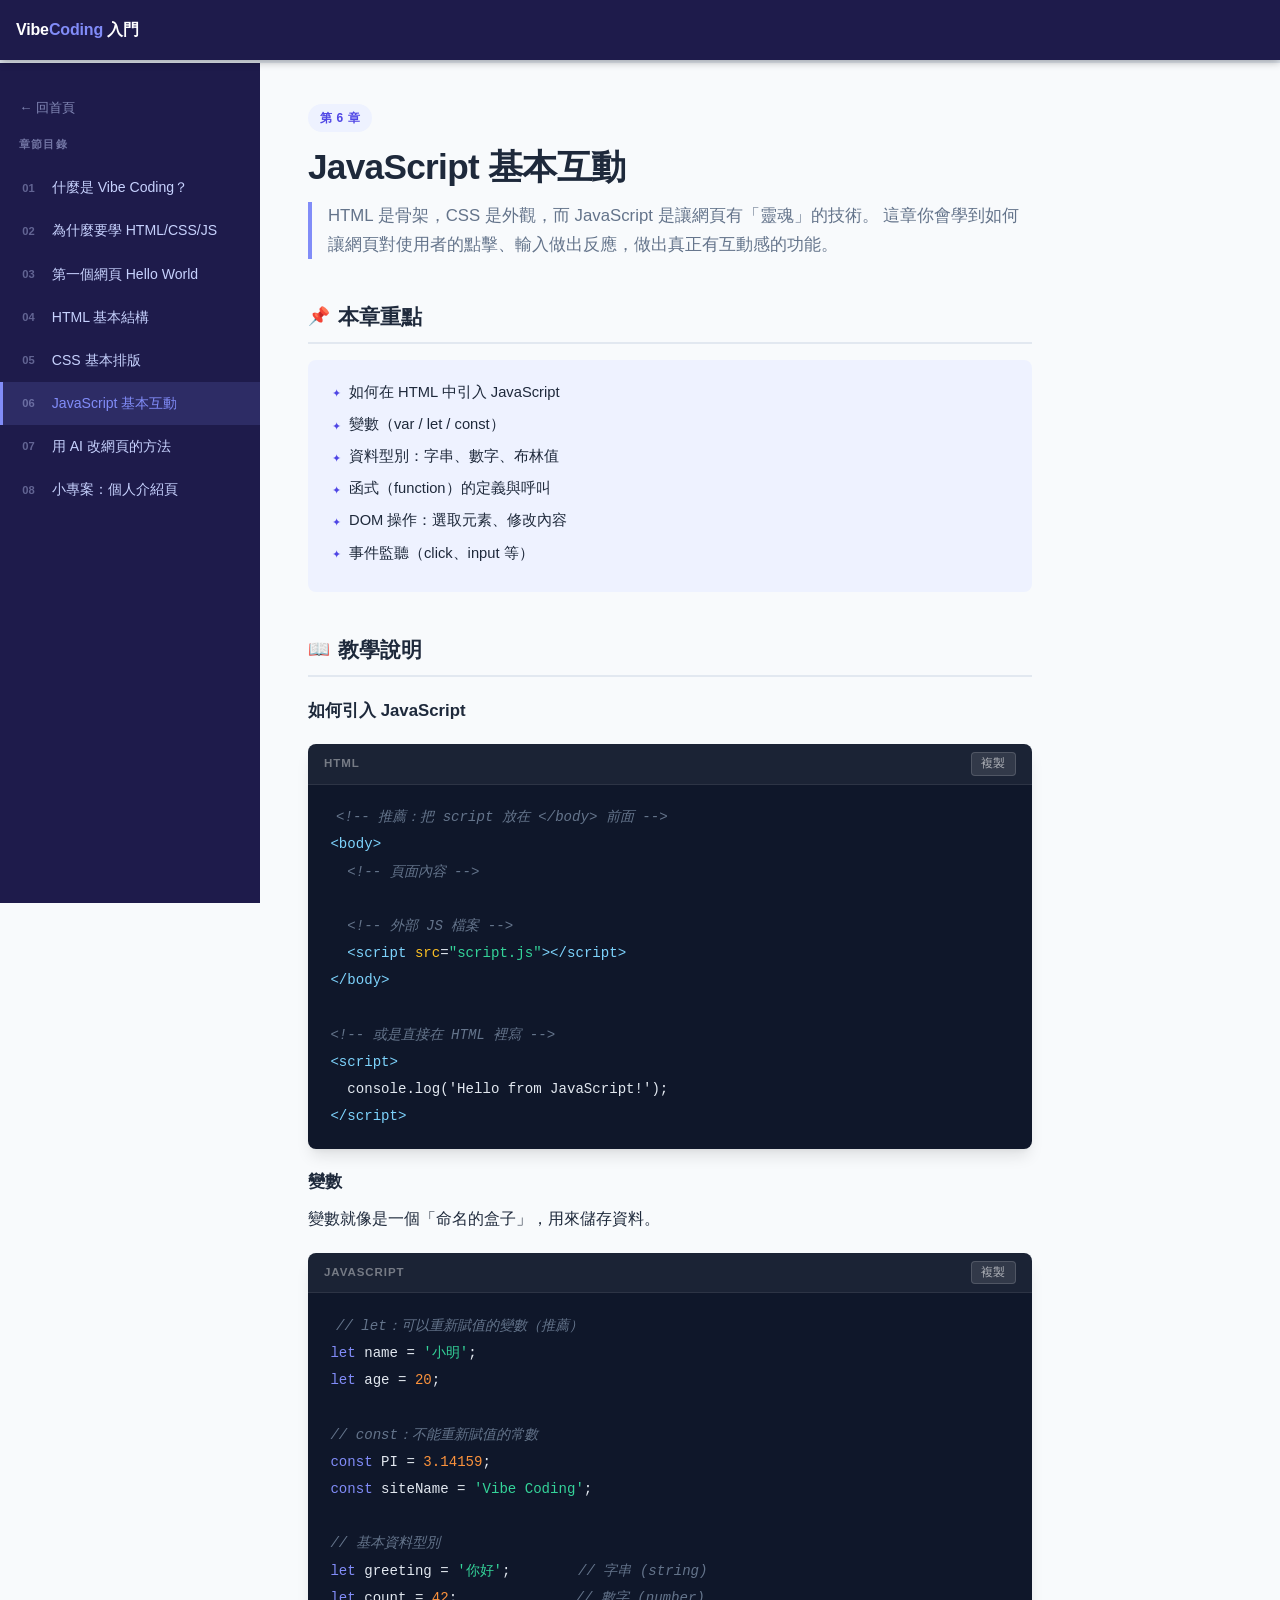
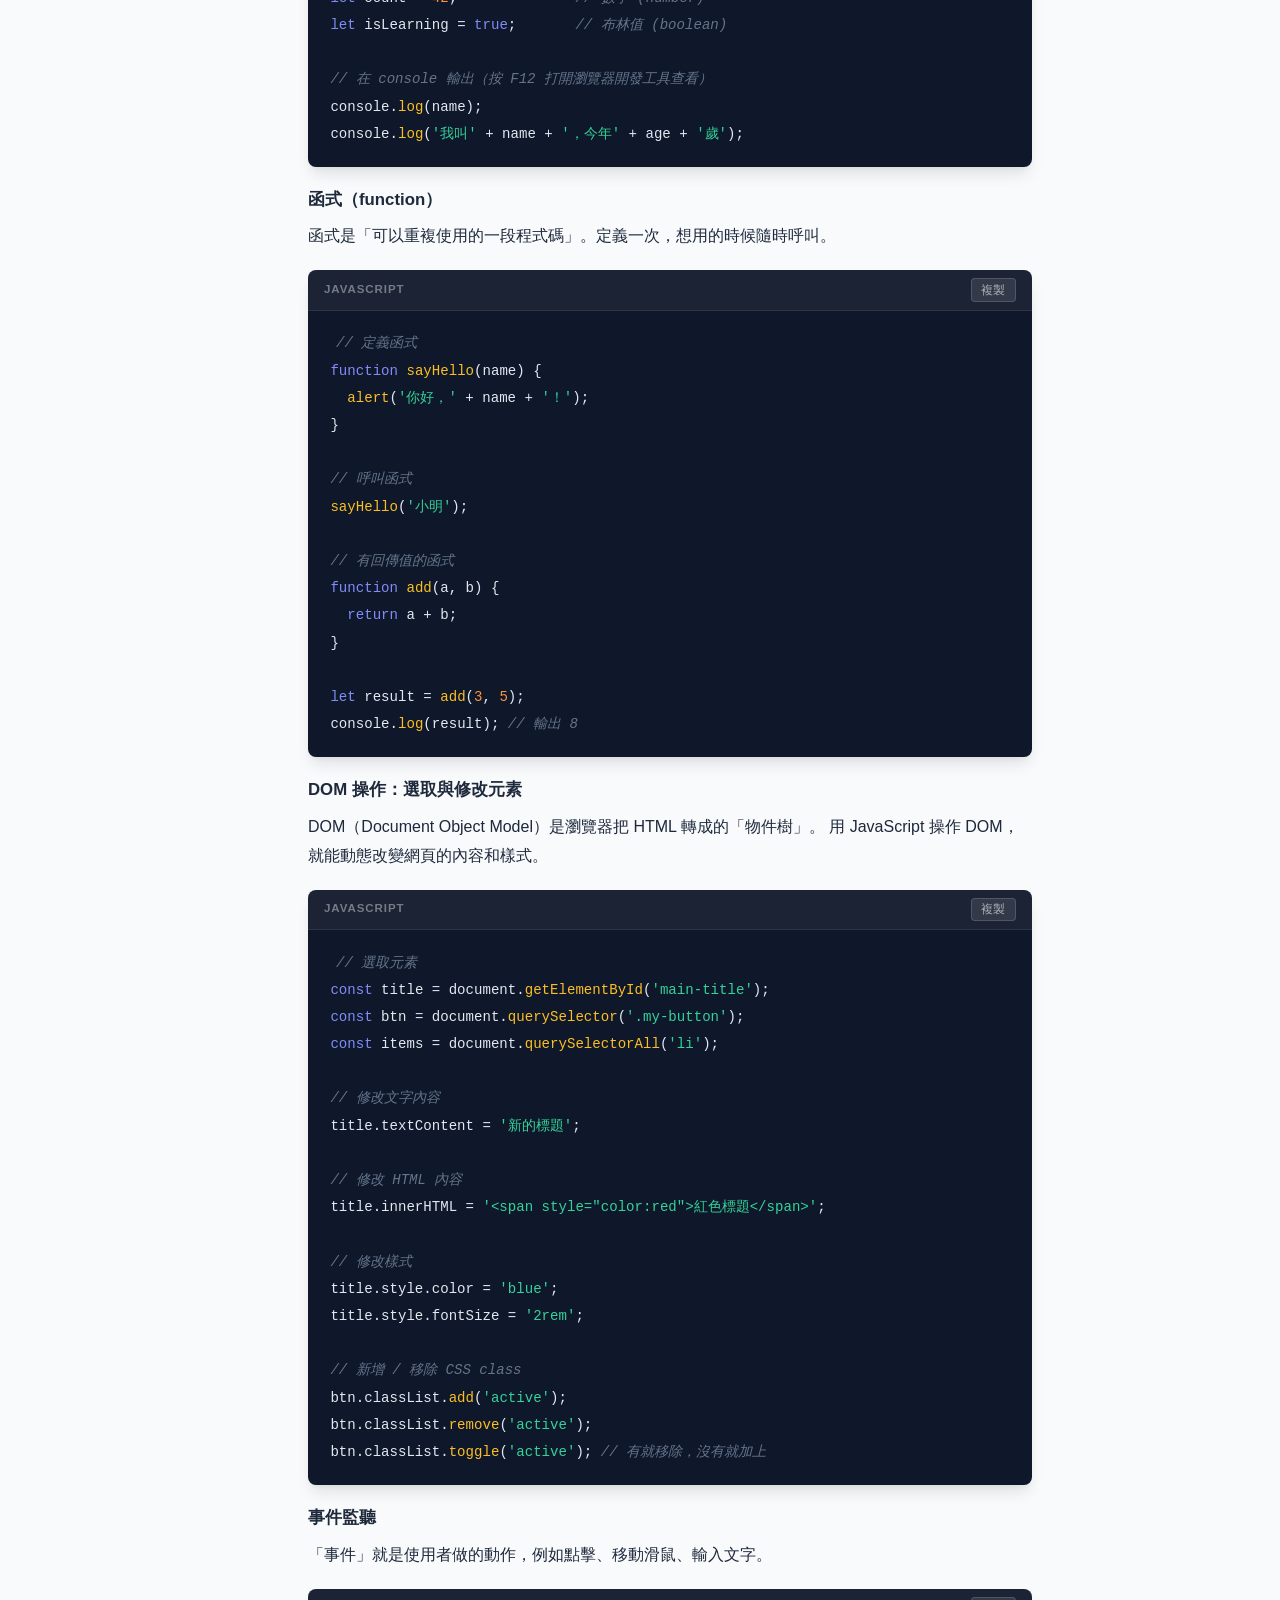
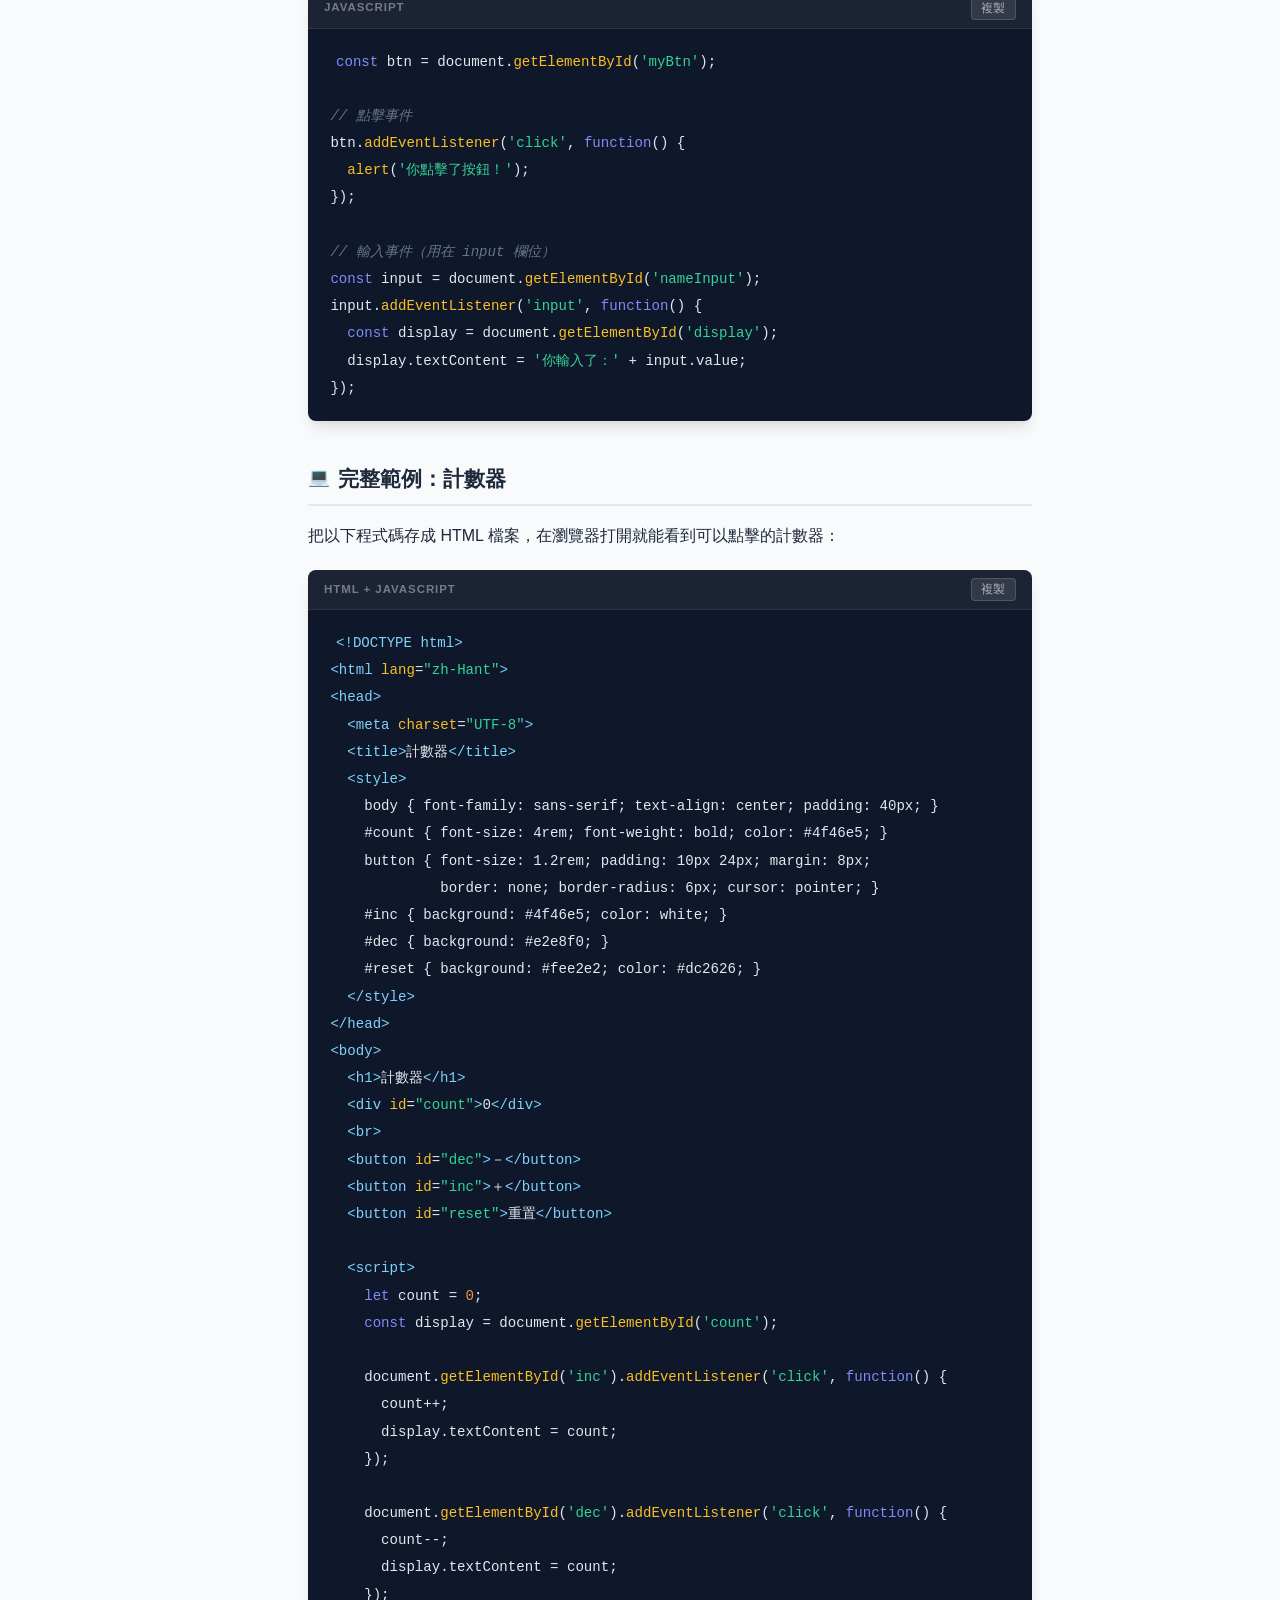
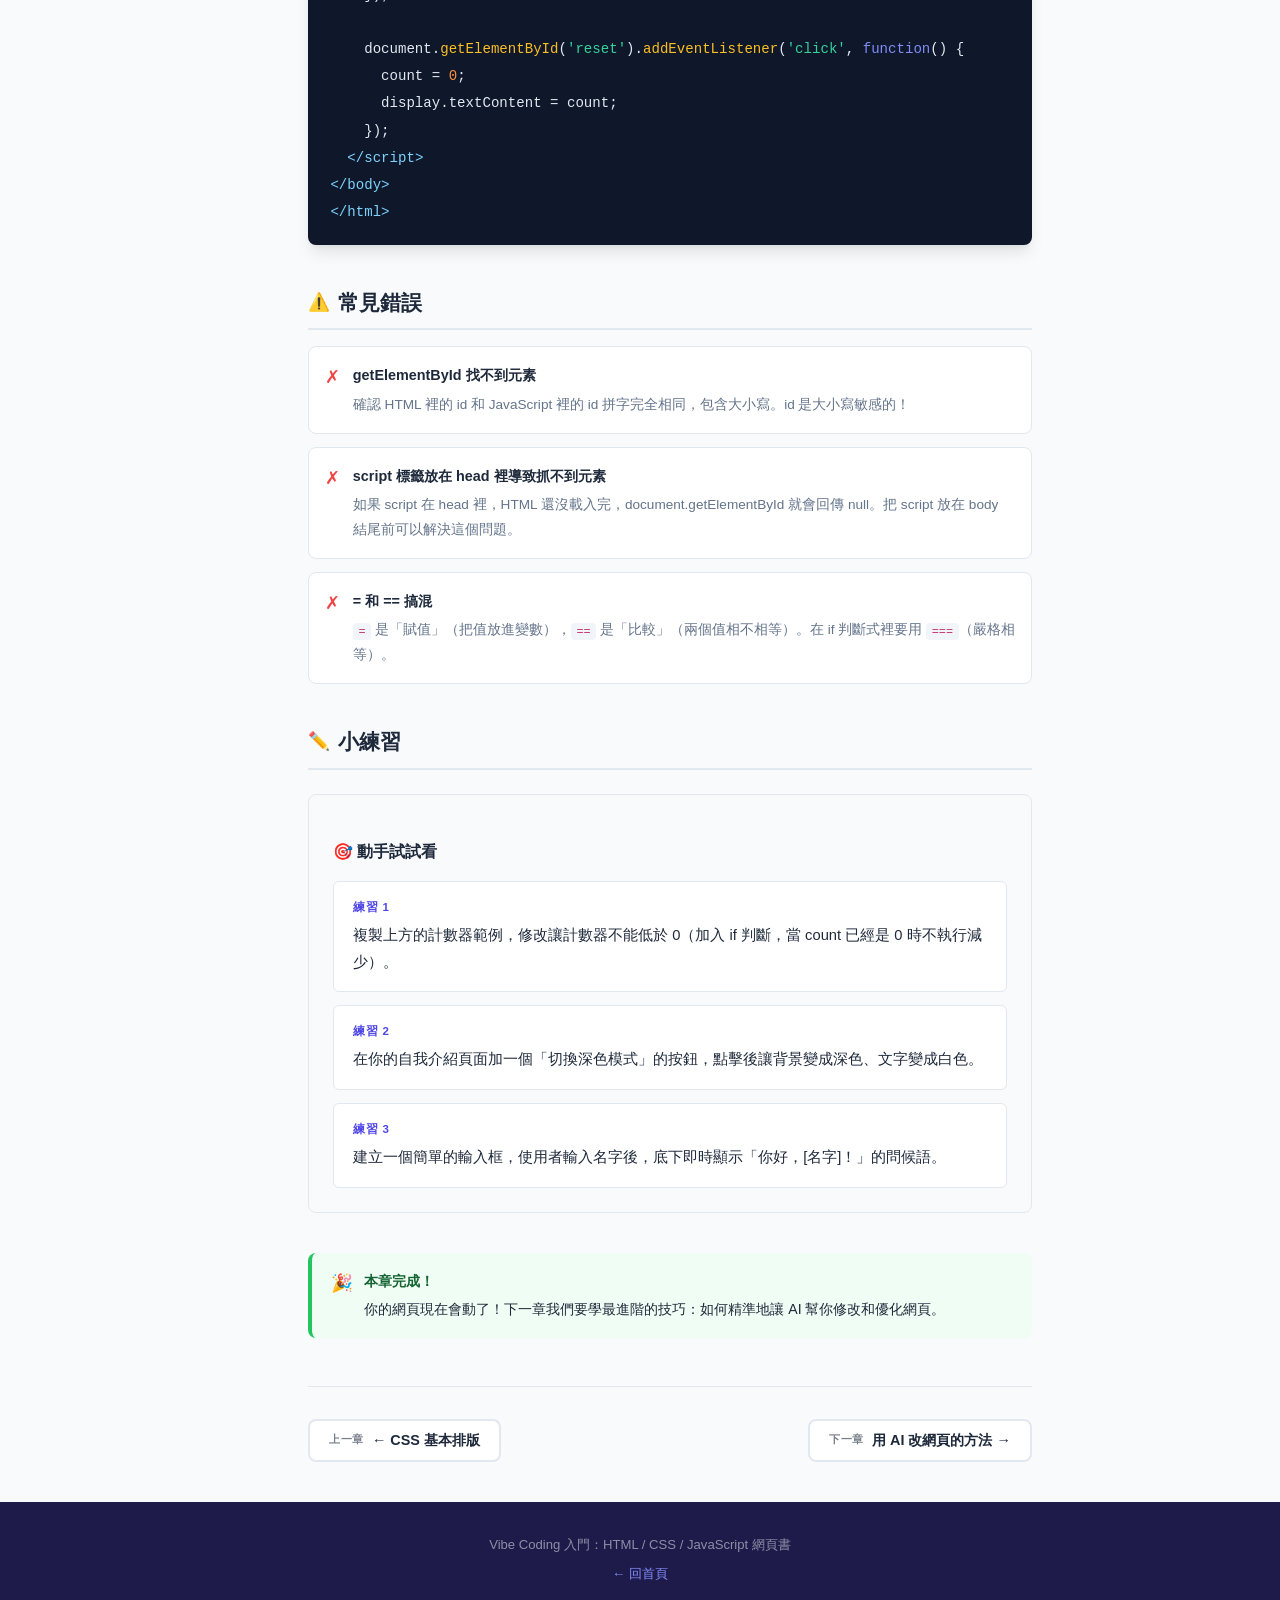
<file: chapters/chapter6.html>
<!DOCTYPE html>
<html lang="zh-Hant">
<head>
  <meta charset="UTF-8" />
  <meta name="viewport" content="width=device-width, initial-scale=1.0" />
  <title>第 6 章：JavaScript 基本互動 - Vibe Coding 入門</title>
  <meta name="description" content="讓網頁活起來！學習變數、函式與事件，製作會動的互動效果。" />
  <link rel="stylesheet" href="../assets/css/style.css" />
</head>
<body>

  <header class="site-header">
    <button class="hamburger" id="hamburger" aria-label="開關選單" aria-expanded="false">
      <span></span><span></span><span></span>
    </button>
    <a href="../index.html" class="header-logo">Vibe<span>Coding</span> 入門</a>
  </header>

  <div class="progress-bar"><div class="progress-fill" id="progress-fill"></div></div>
  <div class="sidebar-overlay" id="sidebar-overlay"></div>

  <div class="chapter-layout">
    <aside class="sidebar" id="sidebar">
      <a href="../index.html" class="sidebar-home">← 回首頁</a>
      <div class="sidebar-title">章節目錄</div>
      <nav>
        <ul>
          <li><a href="chapter1.html"><span class="ch-num">01</span>什麼是 Vibe Coding？</a></li>
          <li><a href="chapter2.html"><span class="ch-num">02</span>為什麼要學 HTML/CSS/JS</a></li>
          <li><a href="chapter3.html"><span class="ch-num">03</span>第一個網頁 Hello World</a></li>
          <li><a href="chapter4.html"><span class="ch-num">04</span>HTML 基本結構</a></li>
          <li><a href="chapter5.html"><span class="ch-num">05</span>CSS 基本排版</a></li>
          <li><a href="chapter6.html"><span class="ch-num">06</span>JavaScript 基本互動</a></li>
          <li><a href="chapter7.html"><span class="ch-num">07</span>用 AI 改網頁的方法</a></li>
          <li><a href="chapter8.html"><span class="ch-num">08</span>小專案：個人介紹頁</a></li>
        </ul>
      </nav>
    </aside>

    <main class="chapter-content">

      <div class="chapter-tag">第 6 章</div>
      <h1>JavaScript 基本互動</h1>
      <p class="chapter-intro">
        HTML 是骨架，CSS 是外觀，而 JavaScript 是讓網頁有「靈魂」的技術。
        這章你會學到如何讓網頁對使用者的點擊、輸入做出反應，做出真正有互動感的功能。
      </p>

      <!-- 本章重點 -->
      <div class="section-block">
        <h2><span class="section-icon">📌</span> 本章重點</h2>
        <div class="key-points">
          <ul>
            <li>如何在 HTML 中引入 JavaScript</li>
            <li>變數（var / let / const）</li>
            <li>資料型別：字串、數字、布林值</li>
            <li>函式（function）的定義與呼叫</li>
            <li>DOM 操作：選取元素、修改內容</li>
            <li>事件監聽（click、input 等）</li>
          </ul>
        </div>
      </div>

      <!-- 教學說明 -->
      <div class="section-block">
        <h2><span class="section-icon">📖</span> 教學說明</h2>

        <h3>如何引入 JavaScript</h3>
        <div class="code-block">
          <div class="code-header">
            <span class="code-lang">HTML</span>
            <button class="copy-btn">複製</button>
          </div>
          <pre><code><span class="hl-cmt">&lt;!-- 推薦：把 script 放在 &lt;/body&gt; 前面 --&gt;</span>
<span class="hl-tag">&lt;body&gt;</span>
  <span class="hl-cmt">&lt;!-- 頁面內容 --&gt;</span>

  <span class="hl-cmt">&lt;!-- 外部 JS 檔案 --&gt;</span>
  <span class="hl-tag">&lt;script</span> <span class="hl-attr">src</span>=<span class="hl-val">"script.js"</span><span class="hl-tag">&gt;&lt;/script&gt;</span>
<span class="hl-tag">&lt;/body&gt;</span>

<span class="hl-cmt">&lt;!-- 或是直接在 HTML 裡寫 --&gt;</span>
<span class="hl-tag">&lt;script&gt;</span>
  console.log('Hello from JavaScript!');
<span class="hl-tag">&lt;/script&gt;</span></code></pre>
        </div>

        <h3>變數</h3>
        <p>變數就像是一個「命名的盒子」，用來儲存資料。</p>
        <div class="code-block">
          <div class="code-header">
            <span class="code-lang">JavaScript</span>
            <button class="copy-btn">複製</button>
          </div>
          <pre><code><span class="hl-cmt">// let：可以重新賦值的變數（推薦）</span>
<span class="hl-kw">let</span> name = <span class="hl-str">'小明'</span>;
<span class="hl-kw">let</span> age = <span class="hl-num">20</span>;

<span class="hl-cmt">// const：不能重新賦值的常數</span>
<span class="hl-kw">const</span> PI = <span class="hl-num">3.14159</span>;
<span class="hl-kw">const</span> siteName = <span class="hl-str">'Vibe Coding'</span>;

<span class="hl-cmt">// 基本資料型別</span>
<span class="hl-kw">let</span> greeting = <span class="hl-str">'你好'</span>;        <span class="hl-cmt">// 字串 (string)</span>
<span class="hl-kw">let</span> count = <span class="hl-num">42</span>;              <span class="hl-cmt">// 數字 (number)</span>
<span class="hl-kw">let</span> isLearning = <span class="hl-kw">true</span>;       <span class="hl-cmt">// 布林值 (boolean)</span>

<span class="hl-cmt">// 在 console 輸出（按 F12 打開瀏覽器開發工具查看）</span>
console.<span class="hl-fn">log</span>(name);
console.<span class="hl-fn">log</span>(<span class="hl-str">'我叫'</span> + name + <span class="hl-str">'，今年'</span> + age + <span class="hl-str">'歲'</span>);</code></pre>
        </div>

        <h3>函式（function）</h3>
        <p>函式是「可以重複使用的一段程式碼」。定義一次，想用的時候隨時呼叫。</p>
        <div class="code-block">
          <div class="code-header">
            <span class="code-lang">JavaScript</span>
            <button class="copy-btn">複製</button>
          </div>
          <pre><code><span class="hl-cmt">// 定義函式</span>
<span class="hl-kw">function</span> <span class="hl-fn">sayHello</span>(name) {
  <span class="hl-fn">alert</span>(<span class="hl-str">'你好，'</span> + name + <span class="hl-str">'！'</span>);
}

<span class="hl-cmt">// 呼叫函式</span>
<span class="hl-fn">sayHello</span>(<span class="hl-str">'小明'</span>);

<span class="hl-cmt">// 有回傳值的函式</span>
<span class="hl-kw">function</span> <span class="hl-fn">add</span>(a, b) {
  <span class="hl-kw">return</span> a + b;
}

<span class="hl-kw">let</span> result = <span class="hl-fn">add</span>(<span class="hl-num">3</span>, <span class="hl-num">5</span>);
console.<span class="hl-fn">log</span>(result); <span class="hl-cmt">// 輸出 8</span></code></pre>
        </div>

        <h3>DOM 操作：選取與修改元素</h3>
        <p>
          DOM（Document Object Model）是瀏覽器把 HTML 轉成的「物件樹」。
          用 JavaScript 操作 DOM，就能動態改變網頁的內容和樣式。
        </p>
        <div class="code-block">
          <div class="code-header">
            <span class="code-lang">JavaScript</span>
            <button class="copy-btn">複製</button>
          </div>
          <pre><code><span class="hl-cmt">// 選取元素</span>
<span class="hl-kw">const</span> title = document.<span class="hl-fn">getElementById</span>(<span class="hl-str">'main-title'</span>);
<span class="hl-kw">const</span> btn = document.<span class="hl-fn">querySelector</span>(<span class="hl-str">'.my-button'</span>);
<span class="hl-kw">const</span> items = document.<span class="hl-fn">querySelectorAll</span>(<span class="hl-str">'li'</span>);

<span class="hl-cmt">// 修改文字內容</span>
title.textContent = <span class="hl-str">'新的標題'</span>;

<span class="hl-cmt">// 修改 HTML 內容</span>
title.innerHTML = <span class="hl-str">'&lt;span style="color:red"&gt;紅色標題&lt;/span&gt;'</span>;

<span class="hl-cmt">// 修改樣式</span>
title.style.color = <span class="hl-str">'blue'</span>;
title.style.fontSize = <span class="hl-str">'2rem'</span>;

<span class="hl-cmt">// 新增 / 移除 CSS class</span>
btn.classList.<span class="hl-fn">add</span>(<span class="hl-str">'active'</span>);
btn.classList.<span class="hl-fn">remove</span>(<span class="hl-str">'active'</span>);
btn.classList.<span class="hl-fn">toggle</span>(<span class="hl-str">'active'</span>); <span class="hl-cmt">// 有就移除，沒有就加上</span></code></pre>
        </div>

        <h3>事件監聽</h3>
        <p>「事件」就是使用者做的動作，例如點擊、移動滑鼠、輸入文字。</p>
        <div class="code-block">
          <div class="code-header">
            <span class="code-lang">JavaScript</span>
            <button class="copy-btn">複製</button>
          </div>
          <pre><code><span class="hl-kw">const</span> btn = document.<span class="hl-fn">getElementById</span>(<span class="hl-str">'myBtn'</span>);

<span class="hl-cmt">// 點擊事件</span>
btn.<span class="hl-fn">addEventListener</span>(<span class="hl-str">'click'</span>, <span class="hl-kw">function</span>() {
  <span class="hl-fn">alert</span>(<span class="hl-str">'你點擊了按鈕！'</span>);
});

<span class="hl-cmt">// 輸入事件（用在 input 欄位）</span>
<span class="hl-kw">const</span> input = document.<span class="hl-fn">getElementById</span>(<span class="hl-str">'nameInput'</span>);
input.<span class="hl-fn">addEventListener</span>(<span class="hl-str">'input'</span>, <span class="hl-kw">function</span>() {
  <span class="hl-kw">const</span> display = document.<span class="hl-fn">getElementById</span>(<span class="hl-str">'display'</span>);
  display.textContent = <span class="hl-str">'你輸入了：'</span> + input.value;
});</code></pre>
        </div>
      </div>

      <!-- 完整互動範例 -->
      <div class="section-block">
        <h2><span class="section-icon">💻</span> 完整範例：計數器</h2>
        <p>把以下程式碼存成 HTML 檔案，在瀏覽器打開就能看到可以點擊的計數器：</p>
        <div class="code-block">
          <div class="code-header">
            <span class="code-lang">HTML + JavaScript</span>
            <button class="copy-btn">複製</button>
          </div>
          <pre><code><span class="hl-tag">&lt;!DOCTYPE html&gt;</span>
<span class="hl-tag">&lt;html</span> <span class="hl-attr">lang</span>=<span class="hl-val">"zh-Hant"</span><span class="hl-tag">&gt;</span>
<span class="hl-tag">&lt;head&gt;</span>
  <span class="hl-tag">&lt;meta</span> <span class="hl-attr">charset</span>=<span class="hl-val">"UTF-8"</span><span class="hl-tag">&gt;</span>
  <span class="hl-tag">&lt;title&gt;</span>計數器<span class="hl-tag">&lt;/title&gt;</span>
  <span class="hl-tag">&lt;style&gt;</span>
    body { font-family: sans-serif; text-align: center; padding: 40px; }
    #count { font-size: 4rem; font-weight: bold; color: #4f46e5; }
    button { font-size: 1.2rem; padding: 10px 24px; margin: 8px;
             border: none; border-radius: 6px; cursor: pointer; }
    #inc { background: #4f46e5; color: white; }
    #dec { background: #e2e8f0; }
    #reset { background: #fee2e2; color: #dc2626; }
  <span class="hl-tag">&lt;/style&gt;</span>
<span class="hl-tag">&lt;/head&gt;</span>
<span class="hl-tag">&lt;body&gt;</span>
  <span class="hl-tag">&lt;h1&gt;</span>計數器<span class="hl-tag">&lt;/h1&gt;</span>
  <span class="hl-tag">&lt;div</span> <span class="hl-attr">id</span>=<span class="hl-val">"count"</span><span class="hl-tag">&gt;</span>0<span class="hl-tag">&lt;/div&gt;</span>
  <span class="hl-tag">&lt;br&gt;</span>
  <span class="hl-tag">&lt;button</span> <span class="hl-attr">id</span>=<span class="hl-val">"dec"</span><span class="hl-tag">&gt;</span>－<span class="hl-tag">&lt;/button&gt;</span>
  <span class="hl-tag">&lt;button</span> <span class="hl-attr">id</span>=<span class="hl-val">"inc"</span><span class="hl-tag">&gt;</span>＋<span class="hl-tag">&lt;/button&gt;</span>
  <span class="hl-tag">&lt;button</span> <span class="hl-attr">id</span>=<span class="hl-val">"reset"</span><span class="hl-tag">&gt;</span>重置<span class="hl-tag">&lt;/button&gt;</span>

  <span class="hl-tag">&lt;script&gt;</span>
    <span class="hl-kw">let</span> count = <span class="hl-num">0</span>;
    <span class="hl-kw">const</span> display = document.<span class="hl-fn">getElementById</span>(<span class="hl-str">'count'</span>);

    document.<span class="hl-fn">getElementById</span>(<span class="hl-str">'inc'</span>).<span class="hl-fn">addEventListener</span>(<span class="hl-str">'click'</span>, <span class="hl-kw">function</span>() {
      count++;
      display.textContent = count;
    });

    document.<span class="hl-fn">getElementById</span>(<span class="hl-str">'dec'</span>).<span class="hl-fn">addEventListener</span>(<span class="hl-str">'click'</span>, <span class="hl-kw">function</span>() {
      count--;
      display.textContent = count;
    });

    document.<span class="hl-fn">getElementById</span>(<span class="hl-str">'reset'</span>).<span class="hl-fn">addEventListener</span>(<span class="hl-str">'click'</span>, <span class="hl-kw">function</span>() {
      count = <span class="hl-num">0</span>;
      display.textContent = count;
    });
  <span class="hl-tag">&lt;/script&gt;</span>
<span class="hl-tag">&lt;/body&gt;</span>
<span class="hl-tag">&lt;/html&gt;</span></code></pre>
        </div>
      </div>

      <!-- 常見錯誤 -->
      <div class="section-block">
        <h2><span class="section-icon">⚠️</span> 常見錯誤</h2>
        <div class="errors-list">
          <div class="error-item">
            <span class="error-icon">✗</span>
            <div class="error-content">
              <h4>getElementById 找不到元素</h4>
              <p>確認 HTML 裡的 id 和 JavaScript 裡的 id 拼字完全相同，包含大小寫。id 是大小寫敏感的！</p>
            </div>
          </div>
          <div class="error-item">
            <span class="error-icon">✗</span>
            <div class="error-content">
              <h4>script 標籤放在 head 裡導致抓不到元素</h4>
              <p>如果 script 在 head 裡，HTML 還沒載入完，document.getElementById 就會回傳 null。把 script 放在 body 結尾前可以解決這個問題。</p>
            </div>
          </div>
          <div class="error-item">
            <span class="error-icon">✗</span>
            <div class="error-content">
              <h4>= 和 == 搞混</h4>
              <p><code>=</code> 是「賦值」（把值放進變數），<code>==</code> 是「比較」（兩個值相不相等）。在 if 判斷式裡要用 <code>===</code>（嚴格相等）。</p>
            </div>
          </div>
        </div>
      </div>

      <!-- 小練習 -->
      <div class="section-block">
        <h2><span class="section-icon">✏️</span> 小練習</h2>
        <div class="exercises">
          <h3>🎯 動手試試看</h3>
          <div class="exercise-item">
            <div class="exercise-num">練習 1</div>
            <p>複製上方的計數器範例，修改讓計數器不能低於 0（加入 if 判斷，當 count 已經是 0 時不執行減少）。</p>
          </div>
          <div class="exercise-item">
            <div class="exercise-num">練習 2</div>
            <p>在你的自我介紹頁面加一個「切換深色模式」的按鈕，點擊後讓背景變成深色、文字變成白色。</p>
          </div>
          <div class="exercise-item">
            <div class="exercise-num">練習 3</div>
            <p>建立一個簡單的輸入框，使用者輸入名字後，底下即時顯示「你好，[名字]！」的問候語。</p>
          </div>
        </div>
      </div>

      <div class="callout success">
        <span class="callout-icon">🎉</span>
        <div class="callout-body">
          <h4>本章完成！</h4>
          <p>你的網頁現在會動了！下一章我們要學最進階的技巧：如何精準地讓 AI 幫你修改和優化網頁。</p>
        </div>
      </div>

      <nav class="chapter-nav">
        <a href="chapter5.html" class="nav-btn prev">
          <span class="nav-btn-label">上一章</span>
          <span class="nav-btn-title">← CSS 基本排版</span>
        </a>
        <a href="chapter7.html" class="nav-btn next">
          <span class="nav-btn-label">下一章</span>
          <span class="nav-btn-title">用 AI 改網頁的方法 →</span>
        </a>
      </nav>

    </main>
  </div>

  <footer>
    <p>Vibe Coding 入門：HTML / CSS / JavaScript 網頁書</p>
    <p style="margin-top: 0.4rem;"><a href="../index.html">← 回首頁</a></p>
  </footer>

  <script src="../assets/js/main.js"></script>
</body>
</html>
</file>
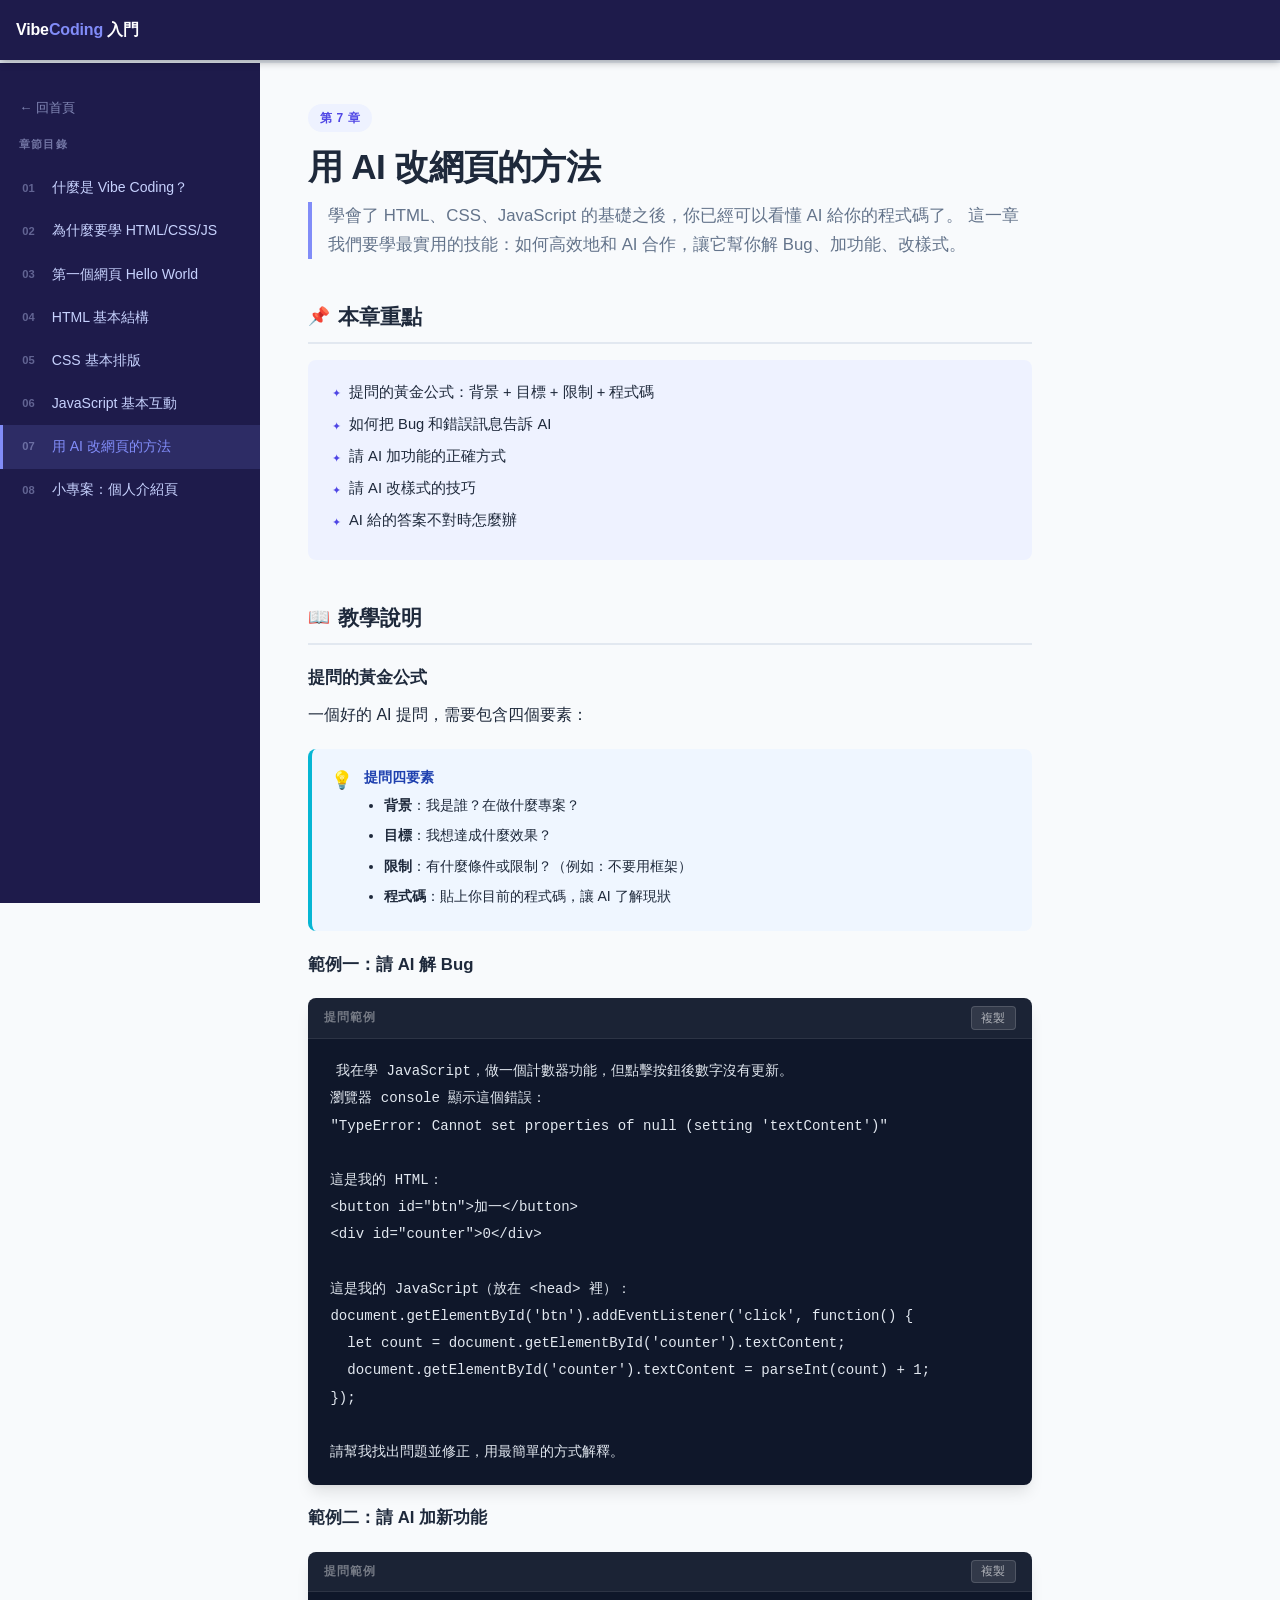
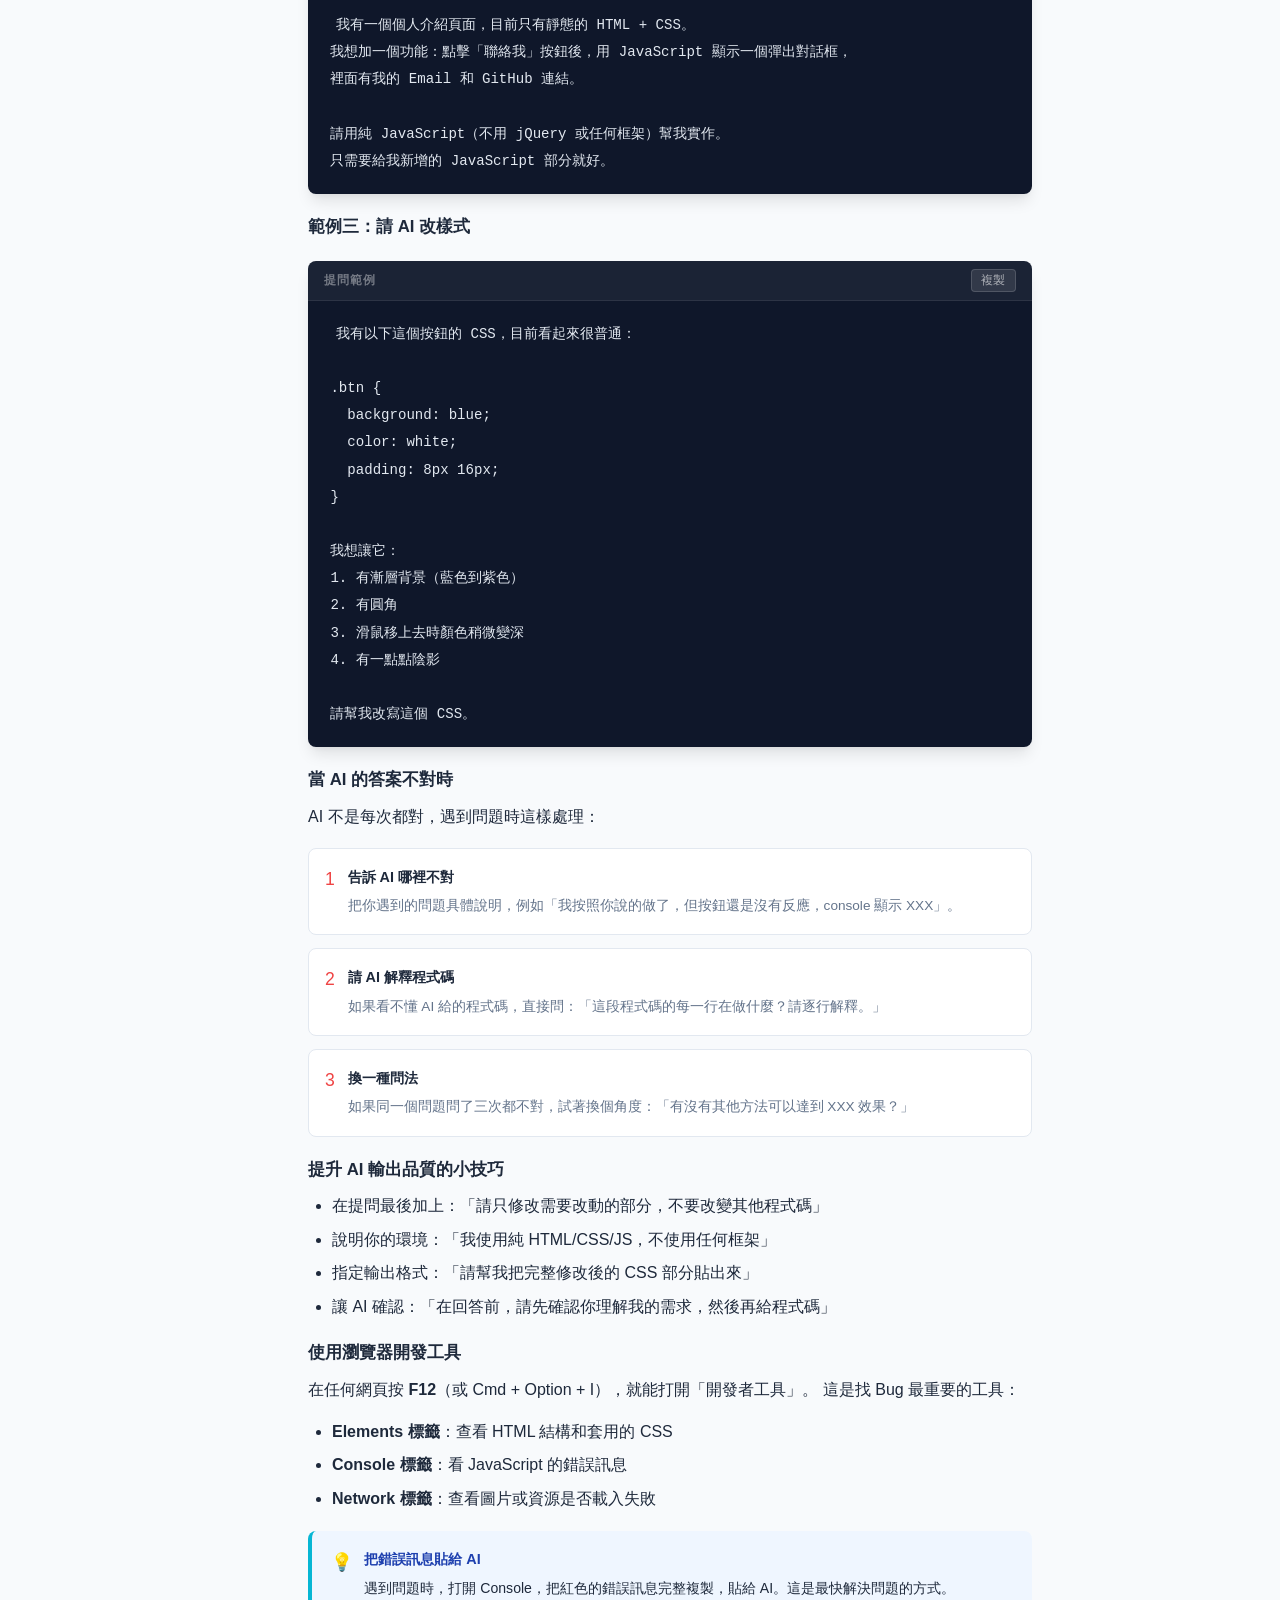
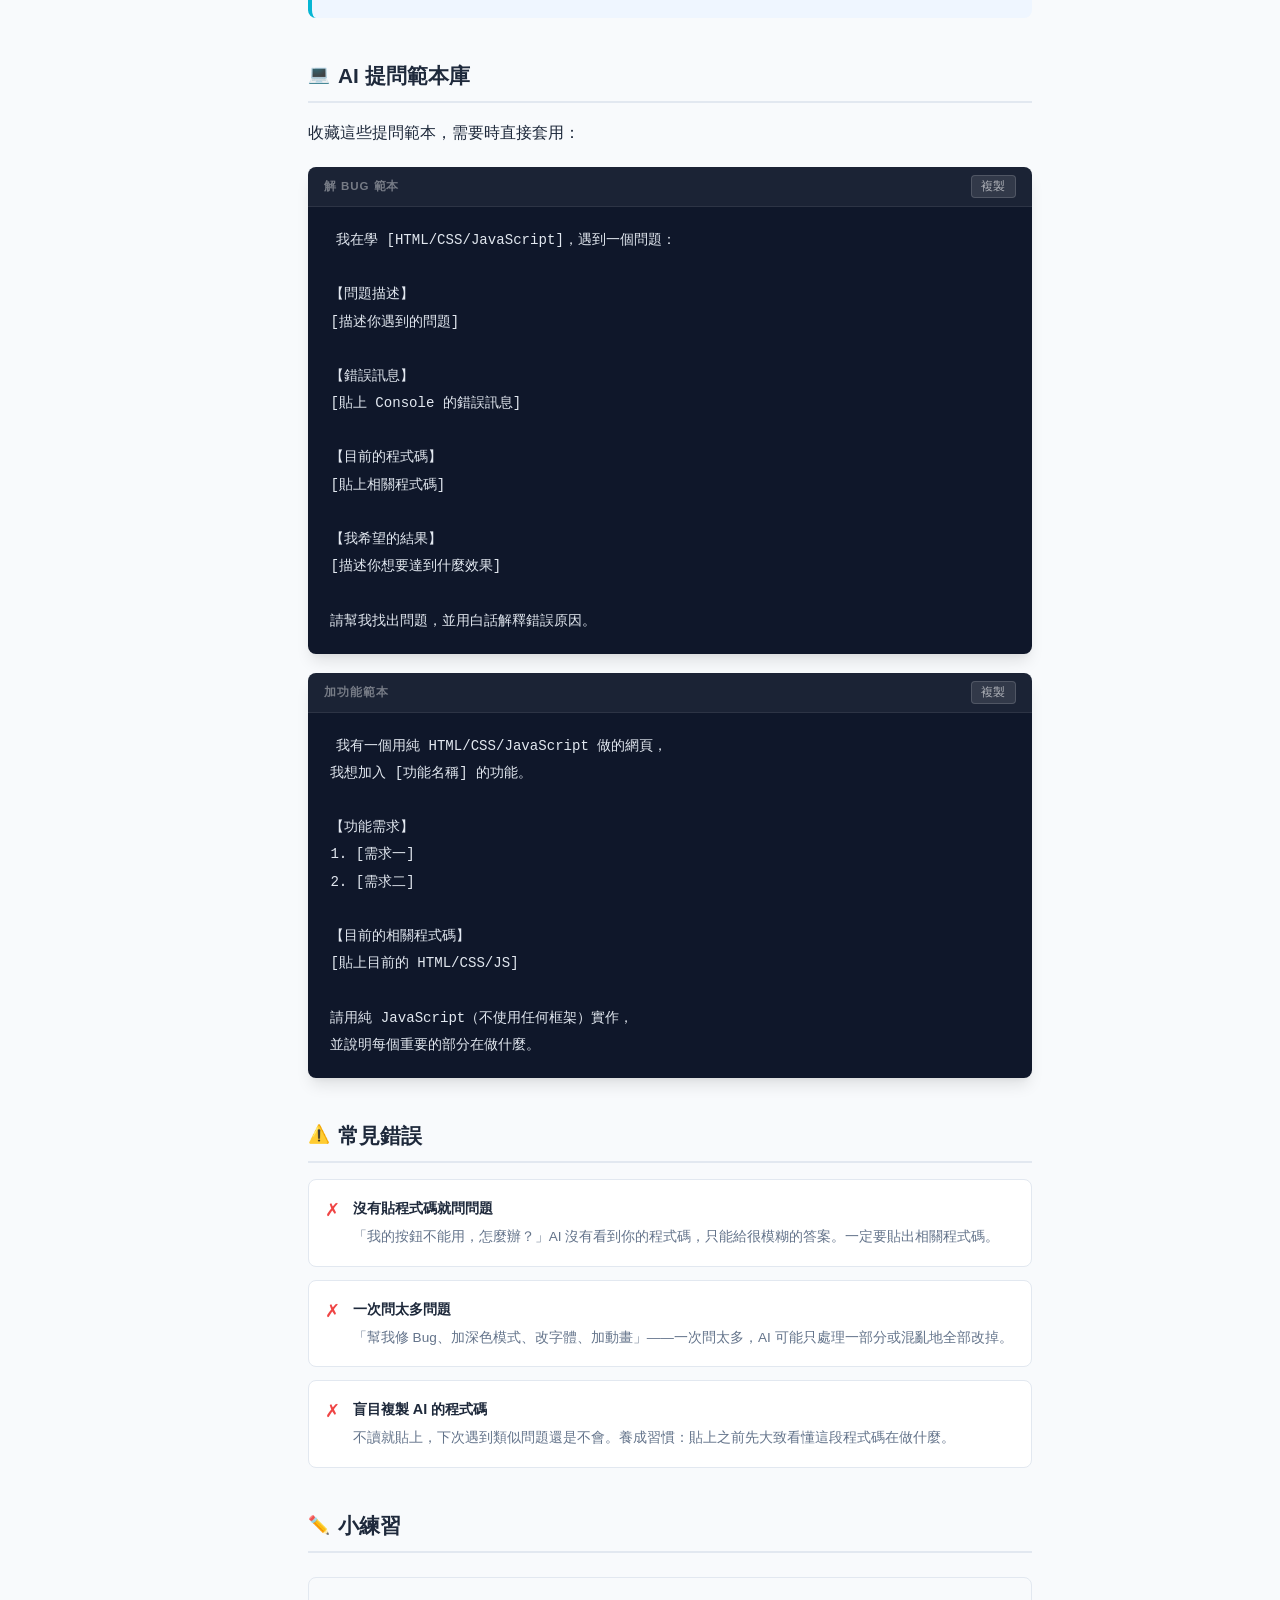
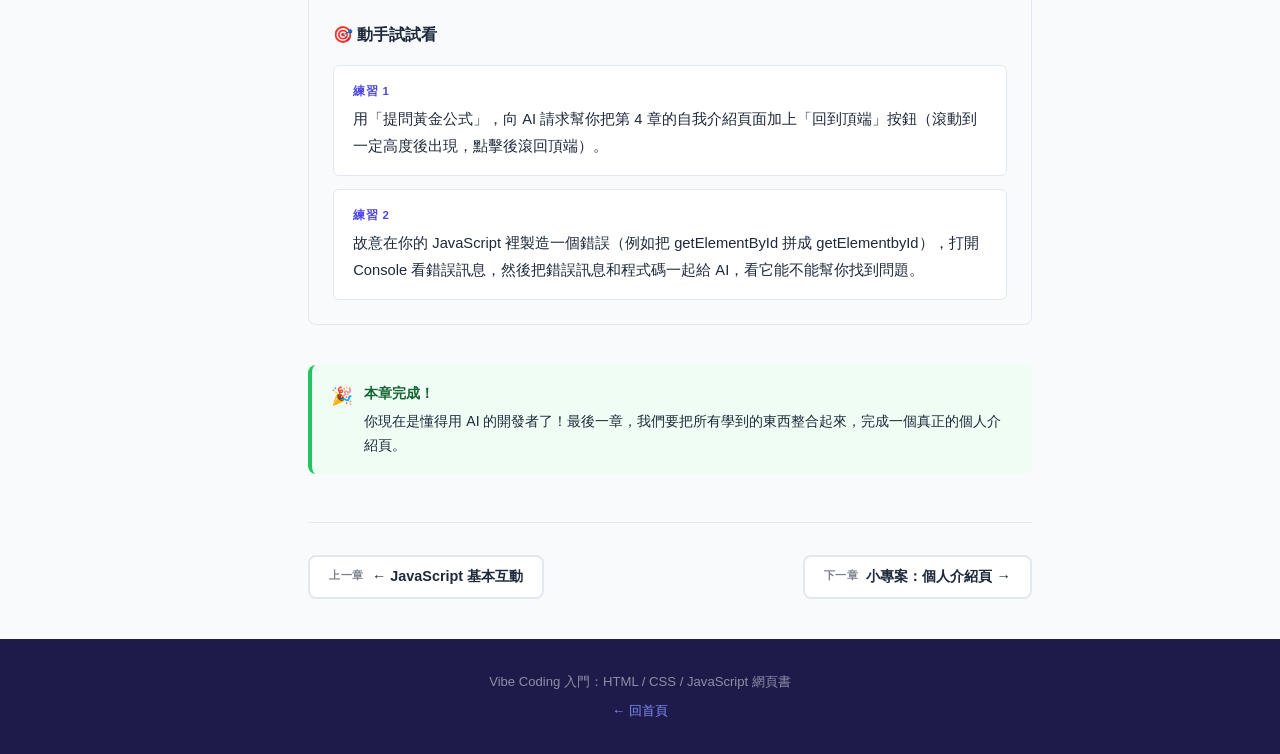
<file: chapters/chapter7.html>
<!DOCTYPE html>
<html lang="zh-Hant">
<head>
  <meta charset="UTF-8" />
  <meta name="viewport" content="width=device-width, initial-scale=1.0" />
  <title>第 7 章：用 AI 改網頁的方法 - Vibe Coding 入門</title>
  <meta name="description" content="學會如何精準地向 AI 提問，快速解決 Bug、加新功能、優化樣式。" />
  <link rel="stylesheet" href="../assets/css/style.css" />
</head>
<body>

  <header class="site-header">
    <button class="hamburger" id="hamburger" aria-label="開關選單" aria-expanded="false">
      <span></span><span></span><span></span>
    </button>
    <a href="../index.html" class="header-logo">Vibe<span>Coding</span> 入門</a>
  </header>

  <div class="progress-bar"><div class="progress-fill" id="progress-fill"></div></div>
  <div class="sidebar-overlay" id="sidebar-overlay"></div>

  <div class="chapter-layout">
    <aside class="sidebar" id="sidebar">
      <a href="../index.html" class="sidebar-home">← 回首頁</a>
      <div class="sidebar-title">章節目錄</div>
      <nav>
        <ul>
          <li><a href="chapter1.html"><span class="ch-num">01</span>什麼是 Vibe Coding？</a></li>
          <li><a href="chapter2.html"><span class="ch-num">02</span>為什麼要學 HTML/CSS/JS</a></li>
          <li><a href="chapter3.html"><span class="ch-num">03</span>第一個網頁 Hello World</a></li>
          <li><a href="chapter4.html"><span class="ch-num">04</span>HTML 基本結構</a></li>
          <li><a href="chapter5.html"><span class="ch-num">05</span>CSS 基本排版</a></li>
          <li><a href="chapter6.html"><span class="ch-num">06</span>JavaScript 基本互動</a></li>
          <li><a href="chapter7.html"><span class="ch-num">07</span>用 AI 改網頁的方法</a></li>
          <li><a href="chapter8.html"><span class="ch-num">08</span>小專案：個人介紹頁</a></li>
        </ul>
      </nav>
    </aside>

    <main class="chapter-content">

      <div class="chapter-tag">第 7 章</div>
      <h1>用 AI 改網頁的方法</h1>
      <p class="chapter-intro">
        學會了 HTML、CSS、JavaScript 的基礎之後，你已經可以看懂 AI 給你的程式碼了。
        這一章我們要學最實用的技能：如何高效地和 AI 合作，讓它幫你解 Bug、加功能、改樣式。
      </p>

      <!-- 本章重點 -->
      <div class="section-block">
        <h2><span class="section-icon">📌</span> 本章重點</h2>
        <div class="key-points">
          <ul>
            <li>提問的黃金公式：背景 + 目標 + 限制 + 程式碼</li>
            <li>如何把 Bug 和錯誤訊息告訴 AI</li>
            <li>請 AI 加功能的正確方式</li>
            <li>請 AI 改樣式的技巧</li>
            <li>AI 給的答案不對時怎麼辦</li>
          </ul>
        </div>
      </div>

      <!-- 教學說明 -->
      <div class="section-block">
        <h2><span class="section-icon">📖</span> 教學說明</h2>

        <h3>提問的黃金公式</h3>
        <p>一個好的 AI 提問，需要包含四個要素：</p>

        <div class="callout info">
          <span class="callout-icon">💡</span>
          <div class="callout-body">
            <h4>提問四要素</h4>
            <ul>
              <li><strong>背景</strong>：我是誰？在做什麼專案？</li>
              <li><strong>目標</strong>：我想達成什麼效果？</li>
              <li><strong>限制</strong>：有什麼條件或限制？（例如：不要用框架）</li>
              <li><strong>程式碼</strong>：貼上你目前的程式碼，讓 AI 了解現狀</li>
            </ul>
          </div>
        </div>

        <h3>範例一：請 AI 解 Bug</h3>
        <div class="code-block">
          <div class="code-header">
            <span class="code-lang">提問範例</span>
            <button class="copy-btn">複製</button>
          </div>
          <pre><code>我在學 JavaScript，做一個計數器功能，但點擊按鈕後數字沒有更新。
瀏覽器 console 顯示這個錯誤：
"TypeError: Cannot set properties of null (setting 'textContent')"

這是我的 HTML：
&lt;button id="btn"&gt;加一&lt;/button&gt;
&lt;div id="counter"&gt;0&lt;/div&gt;

這是我的 JavaScript（放在 &lt;head&gt; 裡）：
document.getElementById('btn').addEventListener('click', function() {
  let count = document.getElementById('counter').textContent;
  document.getElementById('counter').textContent = parseInt(count) + 1;
});

請幫我找出問題並修正，用最簡單的方式解釋。</code></pre>
        </div>

        <h3>範例二：請 AI 加新功能</h3>
        <div class="code-block">
          <div class="code-header">
            <span class="code-lang">提問範例</span>
            <button class="copy-btn">複製</button>
          </div>
          <pre><code>我有一個個人介紹頁面，目前只有靜態的 HTML + CSS。
我想加一個功能：點擊「聯絡我」按鈕後，用 JavaScript 顯示一個彈出對話框，
裡面有我的 Email 和 GitHub 連結。

請用純 JavaScript（不用 jQuery 或任何框架）幫我實作。
只需要給我新增的 JavaScript 部分就好。</code></pre>
        </div>

        <h3>範例三：請 AI 改樣式</h3>
        <div class="code-block">
          <div class="code-header">
            <span class="code-lang">提問範例</span>
            <button class="copy-btn">複製</button>
          </div>
          <pre><code>我有以下這個按鈕的 CSS，目前看起來很普通：

.btn {
  background: blue;
  color: white;
  padding: 8px 16px;
}

我想讓它：
1. 有漸層背景（藍色到紫色）
2. 有圓角
3. 滑鼠移上去時顏色稍微變深
4. 有一點點陰影

請幫我改寫這個 CSS。</code></pre>
        </div>

        <h3>當 AI 的答案不對時</h3>
        <p>AI 不是每次都對，遇到問題時這樣處理：</p>

        <div class="errors-list">
          <div class="error-item">
            <span class="error-icon">1</span>
            <div class="error-content">
              <h4>告訴 AI 哪裡不對</h4>
              <p>把你遇到的問題具體說明，例如「我按照你說的做了，但按鈕還是沒有反應，console 顯示 XXX」。</p>
            </div>
          </div>
          <div class="error-item">
            <span class="error-icon">2</span>
            <div class="error-content">
              <h4>請 AI 解釋程式碼</h4>
              <p>如果看不懂 AI 給的程式碼，直接問：「這段程式碼的每一行在做什麼？請逐行解釋。」</p>
            </div>
          </div>
          <div class="error-item">
            <span class="error-icon">3</span>
            <div class="error-content">
              <h4>換一種問法</h4>
              <p>如果同一個問題問了三次都不對，試著換個角度：「有沒有其他方法可以達到 XXX 效果？」</p>
            </div>
          </div>
        </div>

        <h3>提升 AI 輸出品質的小技巧</h3>
        <ul>
          <li>在提問最後加上：「請只修改需要改動的部分，不要改變其他程式碼」</li>
          <li>說明你的環境：「我使用純 HTML/CSS/JS，不使用任何框架」</li>
          <li>指定輸出格式：「請幫我把完整修改後的 CSS 部分貼出來」</li>
          <li>讓 AI 確認：「在回答前，請先確認你理解我的需求，然後再給程式碼」</li>
        </ul>

        <h3>使用瀏覽器開發工具</h3>
        <p>
          在任何網頁按 <strong>F12</strong>（或 Cmd + Option + I），就能打開「開發者工具」。
          這是找 Bug 最重要的工具：
        </p>
        <ul>
          <li><strong>Elements 標籤</strong>：查看 HTML 結構和套用的 CSS</li>
          <li><strong>Console 標籤</strong>：看 JavaScript 的錯誤訊息</li>
          <li><strong>Network 標籤</strong>：查看圖片或資源是否載入失敗</li>
        </ul>

        <div class="callout info">
          <span class="callout-icon">💡</span>
          <div class="callout-body">
            <h4>把錯誤訊息貼給 AI</h4>
            <p>遇到問題時，打開 Console，把紅色的錯誤訊息完整複製，貼給 AI。這是最快解決問題的方式。</p>
          </div>
        </div>
      </div>

      <!-- AI 提問範本庫 -->
      <div class="section-block">
        <h2><span class="section-icon">💻</span> AI 提問範本庫</h2>
        <p>收藏這些提問範本，需要時直接套用：</p>

        <div class="code-block">
          <div class="code-header">
            <span class="code-lang">解 Bug 範本</span>
            <button class="copy-btn">複製</button>
          </div>
          <pre><code>我在學 [HTML/CSS/JavaScript]，遇到一個問題：

【問題描述】
[描述你遇到的問題]

【錯誤訊息】
[貼上 Console 的錯誤訊息]

【目前的程式碼】
[貼上相關程式碼]

【我希望的結果】
[描述你想要達到什麼效果]

請幫我找出問題，並用白話解釋錯誤原因。</code></pre>
        </div>

        <div class="code-block">
          <div class="code-header">
            <span class="code-lang">加功能範本</span>
            <button class="copy-btn">複製</button>
          </div>
          <pre><code>我有一個用純 HTML/CSS/JavaScript 做的網頁，
我想加入 [功能名稱] 的功能。

【功能需求】
1. [需求一]
2. [需求二]

【目前的相關程式碼】
[貼上目前的 HTML/CSS/JS]

請用純 JavaScript（不使用任何框架）實作，
並說明每個重要的部分在做什麼。</code></pre>
        </div>
      </div>

      <!-- 常見錯誤 -->
      <div class="section-block">
        <h2><span class="section-icon">⚠️</span> 常見錯誤</h2>
        <div class="errors-list">
          <div class="error-item">
            <span class="error-icon">✗</span>
            <div class="error-content">
              <h4>沒有貼程式碼就問問題</h4>
              <p>「我的按鈕不能用，怎麼辦？」AI 沒有看到你的程式碼，只能給很模糊的答案。一定要貼出相關程式碼。</p>
            </div>
          </div>
          <div class="error-item">
            <span class="error-icon">✗</span>
            <div class="error-content">
              <h4>一次問太多問題</h4>
              <p>「幫我修 Bug、加深色模式、改字體、加動畫」——一次問太多，AI 可能只處理一部分或混亂地全部改掉。</p>
            </div>
          </div>
          <div class="error-item">
            <span class="error-icon">✗</span>
            <div class="error-content">
              <h4>盲目複製 AI 的程式碼</h4>
              <p>不讀就貼上，下次遇到類似問題還是不會。養成習慣：貼上之前先大致看懂這段程式碼在做什麼。</p>
            </div>
          </div>
        </div>
      </div>

      <!-- 小練習 -->
      <div class="section-block">
        <h2><span class="section-icon">✏️</span> 小練習</h2>
        <div class="exercises">
          <h3>🎯 動手試試看</h3>
          <div class="exercise-item">
            <div class="exercise-num">練習 1</div>
            <p>用「提問黃金公式」，向 AI 請求幫你把第 4 章的自我介紹頁面加上「回到頂端」按鈕（滾動到一定高度後出現，點擊後滾回頂端）。</p>
          </div>
          <div class="exercise-item">
            <div class="exercise-num">練習 2</div>
            <p>故意在你的 JavaScript 裡製造一個錯誤（例如把 getElementById 拼成 getElementbyId），打開 Console 看錯誤訊息，然後把錯誤訊息和程式碼一起給 AI，看它能不能幫你找到問題。</p>
          </div>
        </div>
      </div>

      <div class="callout success">
        <span class="callout-icon">🎉</span>
        <div class="callout-body">
          <h4>本章完成！</h4>
          <p>你現在是懂得用 AI 的開發者了！最後一章，我們要把所有學到的東西整合起來，完成一個真正的個人介紹頁。</p>
        </div>
      </div>

      <nav class="chapter-nav">
        <a href="chapter6.html" class="nav-btn prev">
          <span class="nav-btn-label">上一章</span>
          <span class="nav-btn-title">← JavaScript 基本互動</span>
        </a>
        <a href="chapter8.html" class="nav-btn next">
          <span class="nav-btn-label">下一章</span>
          <span class="nav-btn-title">小專案：個人介紹頁 →</span>
        </a>
      </nav>

    </main>
  </div>

  <footer>
    <p>Vibe Coding 入門：HTML / CSS / JavaScript 網頁書</p>
    <p style="margin-top: 0.4rem;"><a href="../index.html">← 回首頁</a></p>
  </footer>

  <script src="../assets/js/main.js"></script>
</body>
</html>
</file>
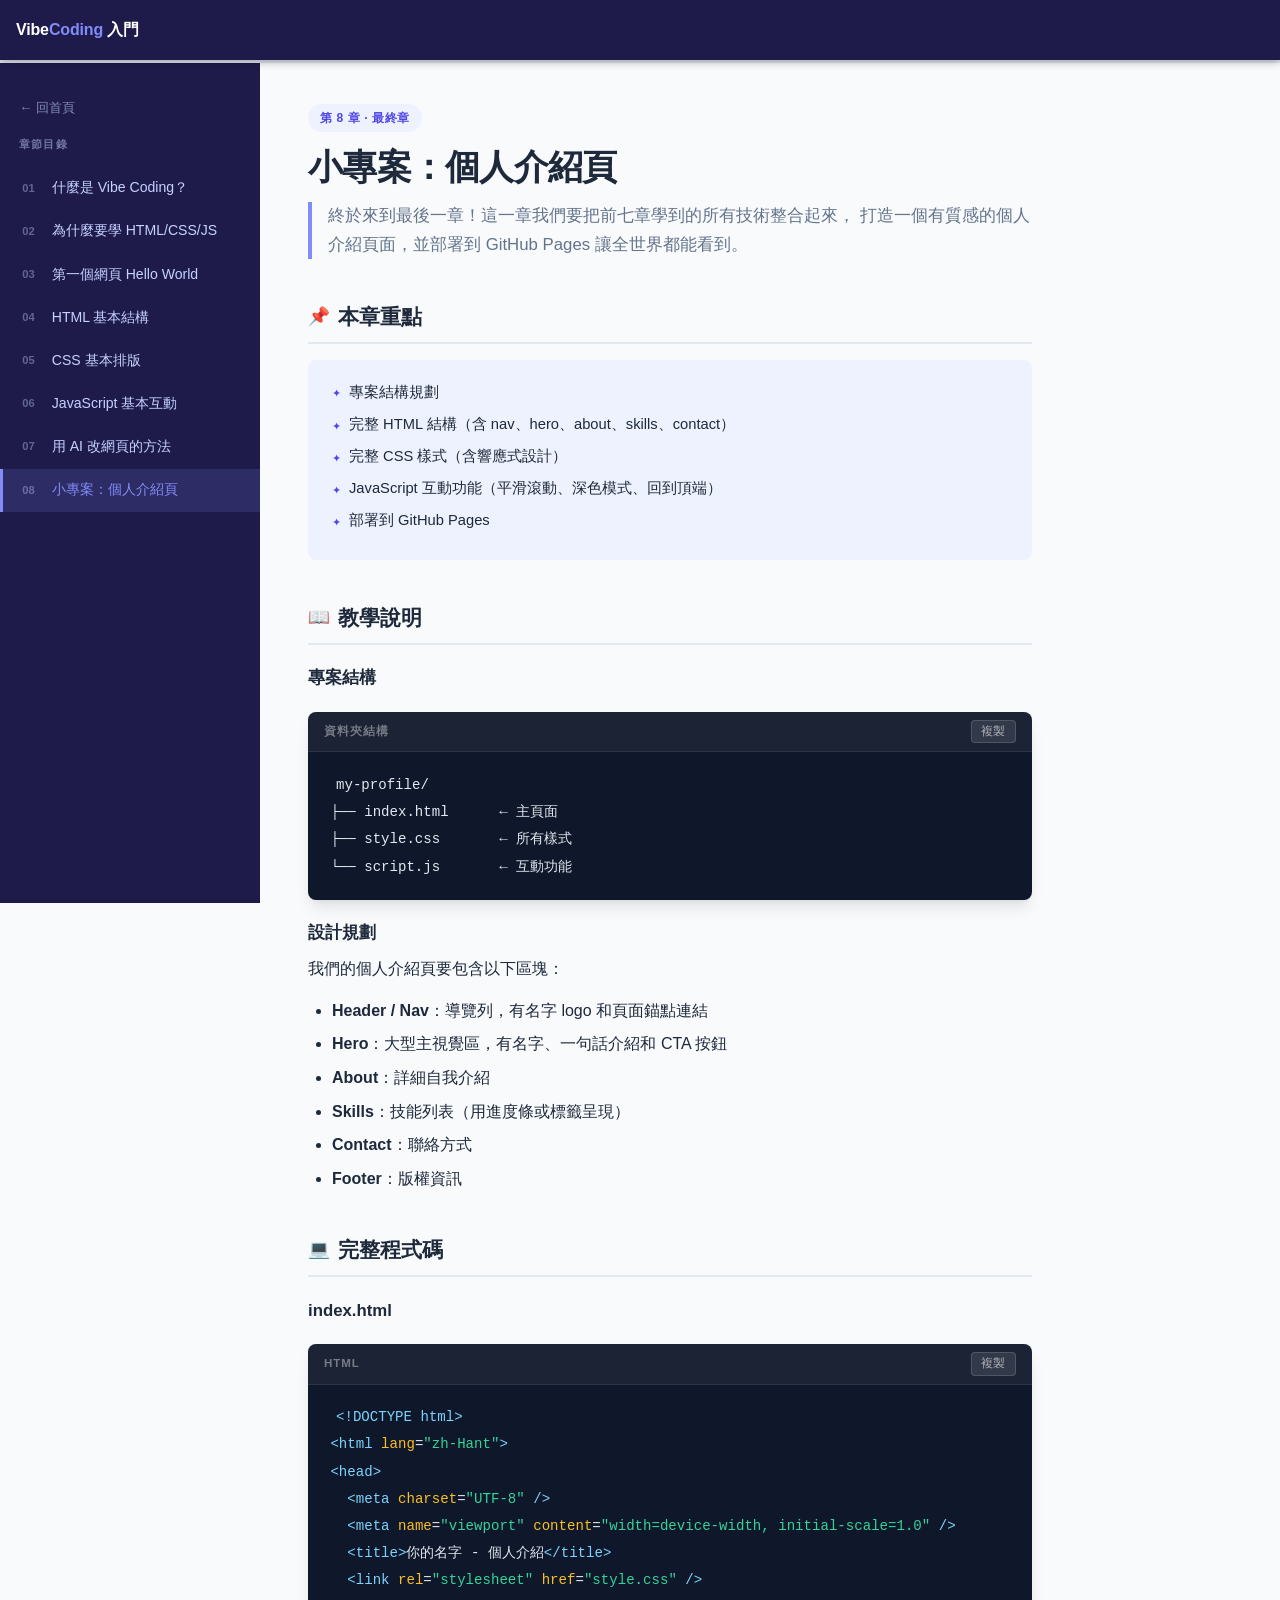
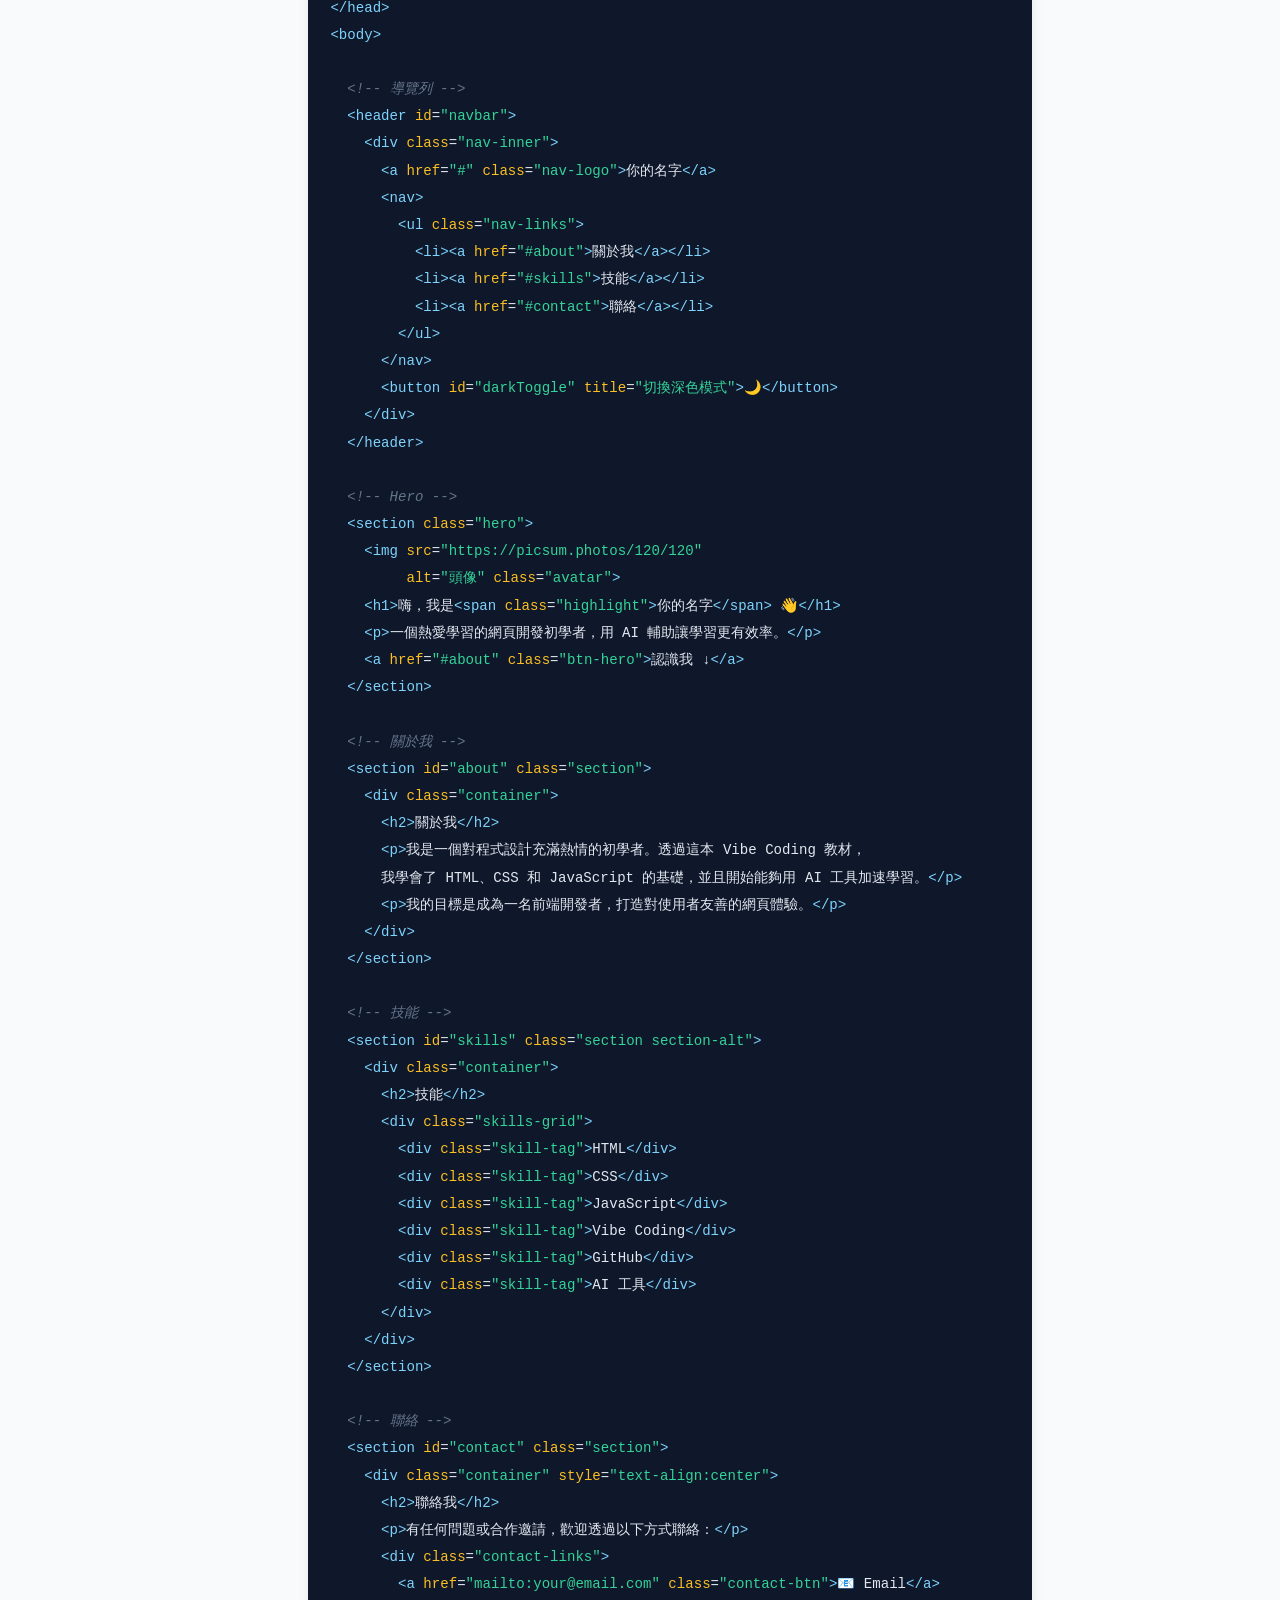
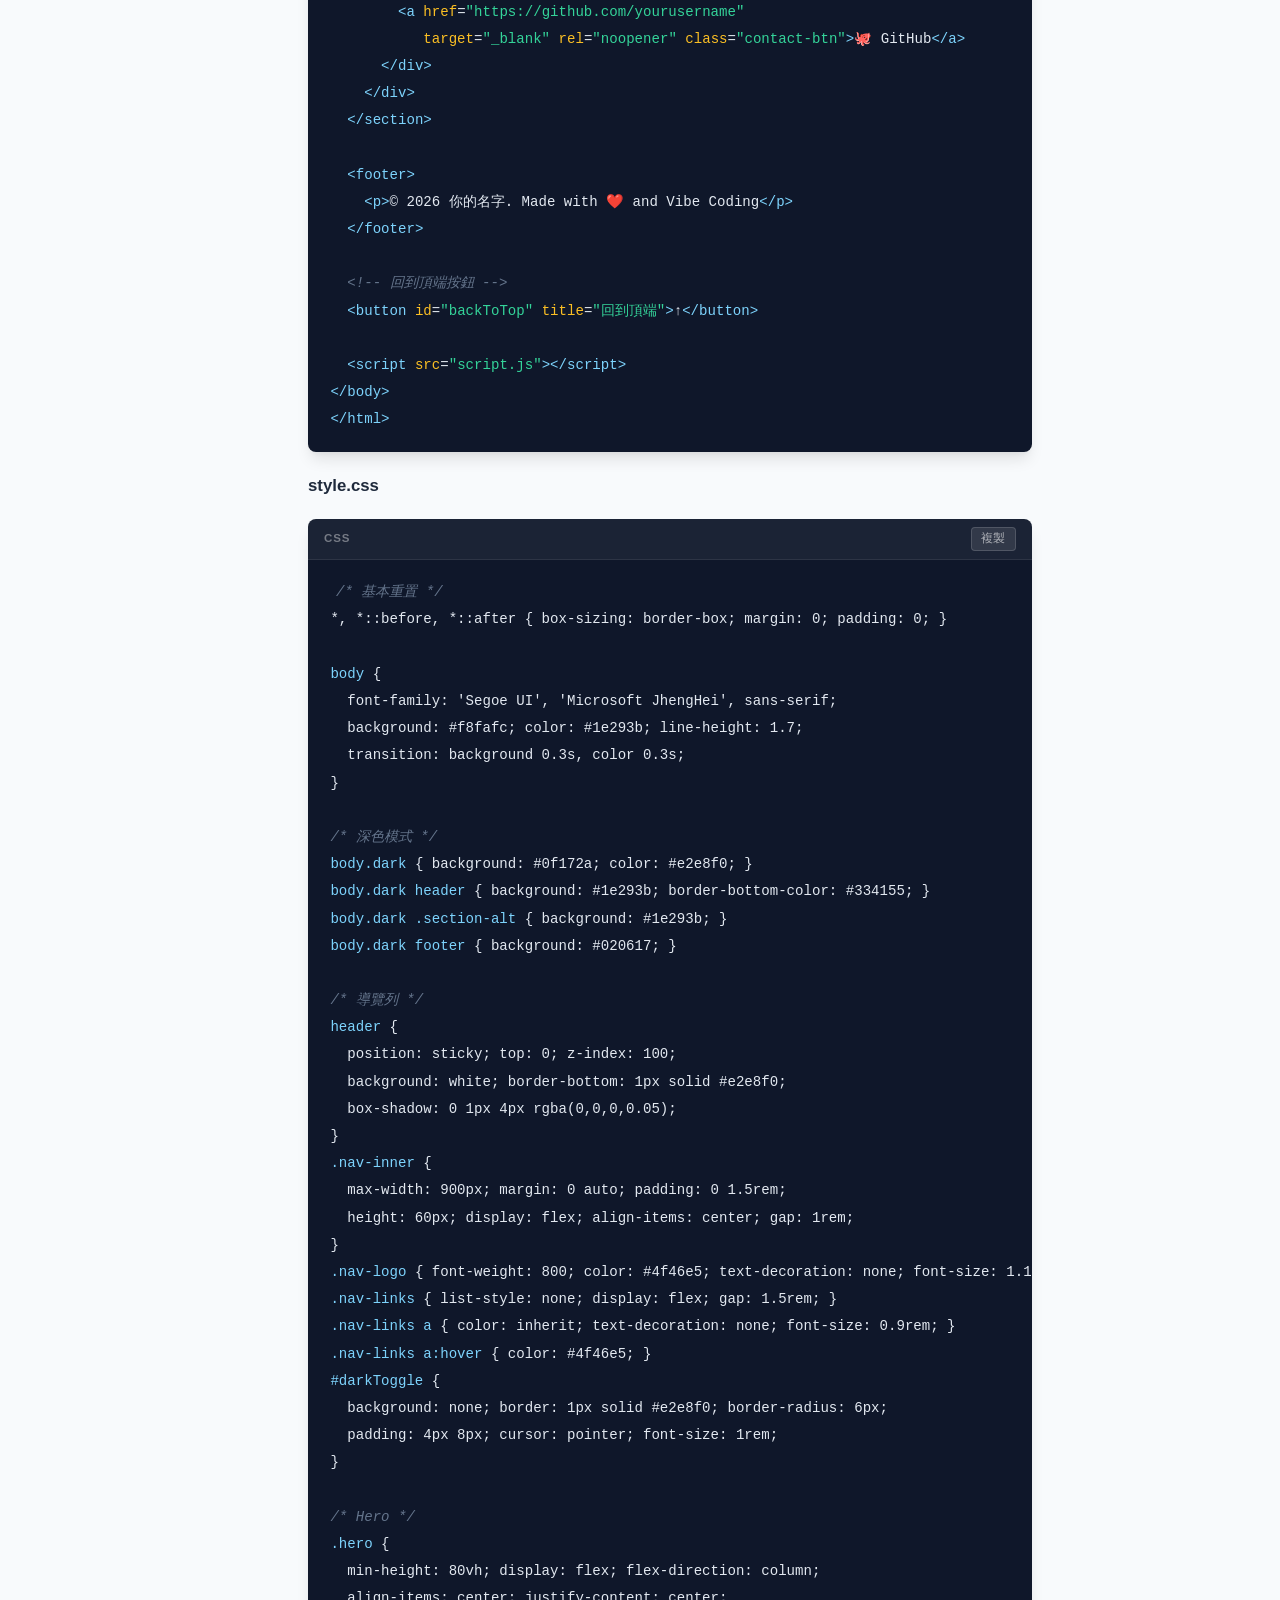
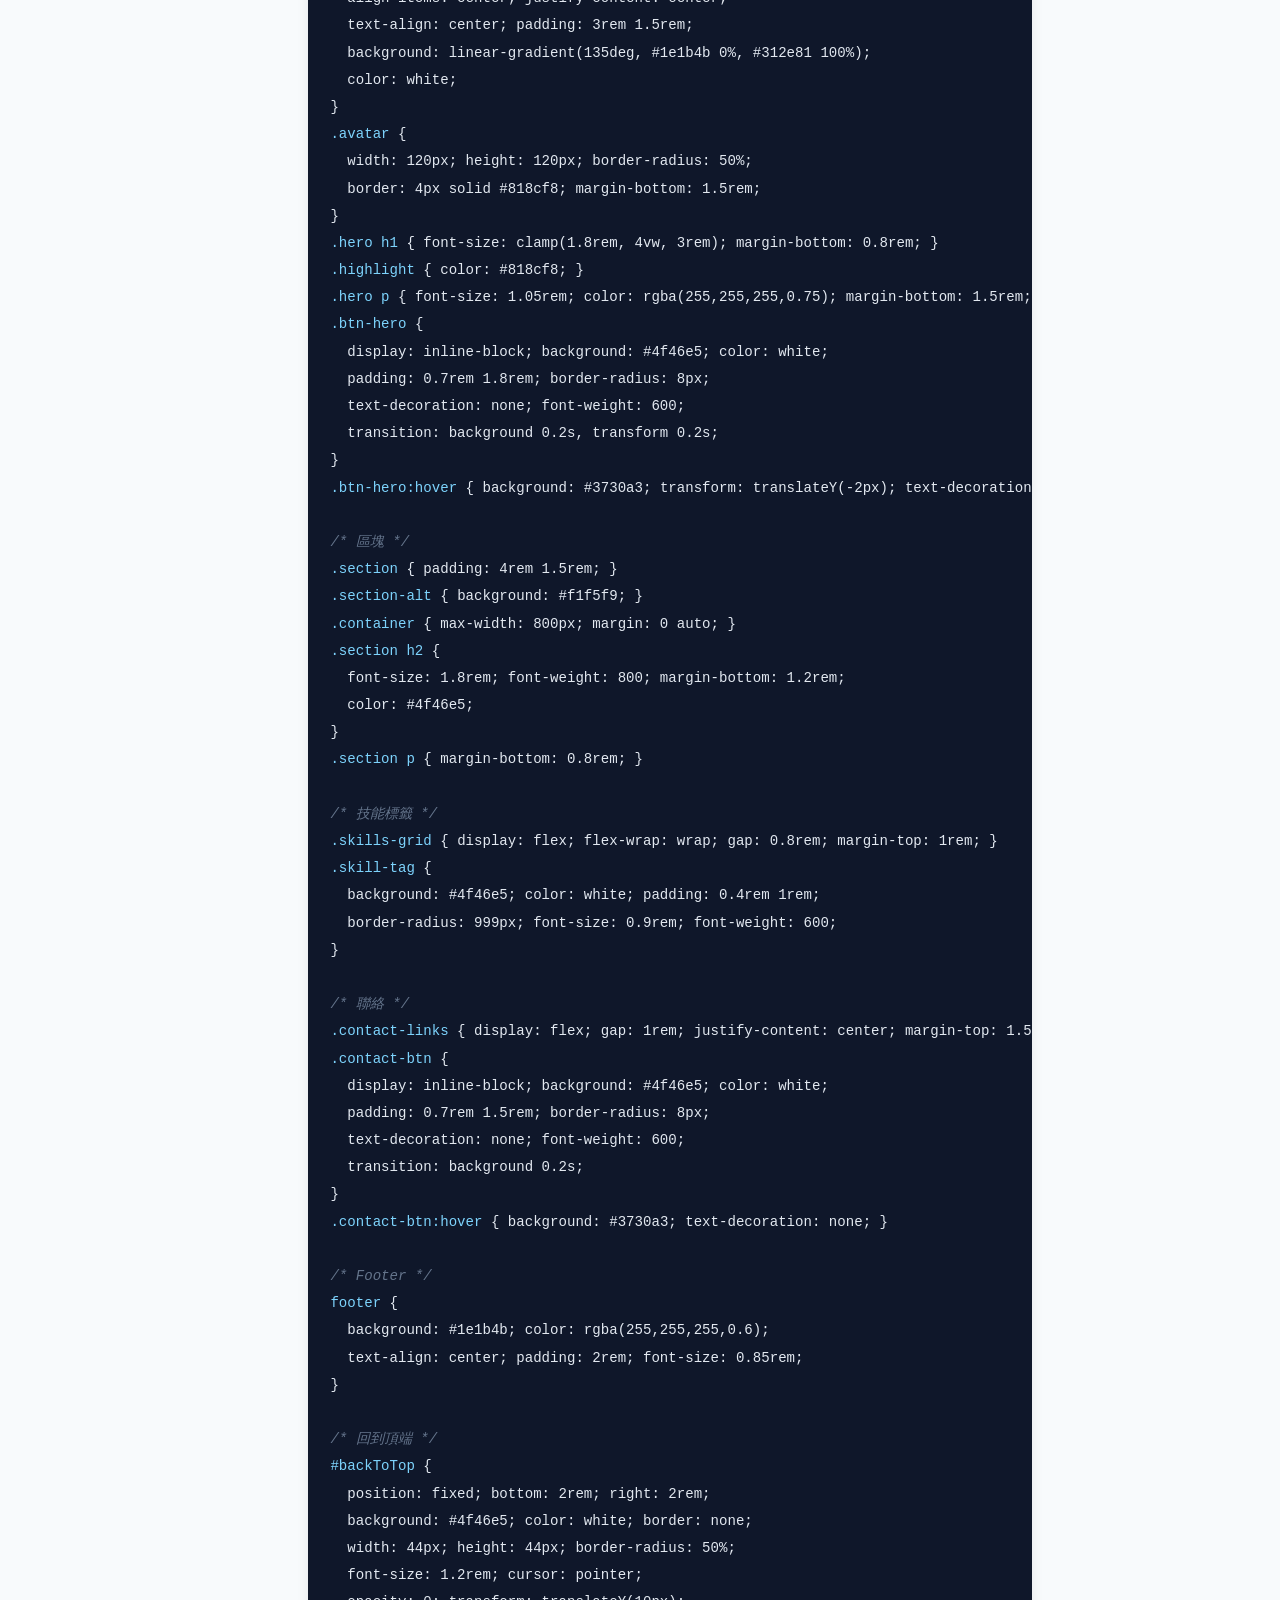
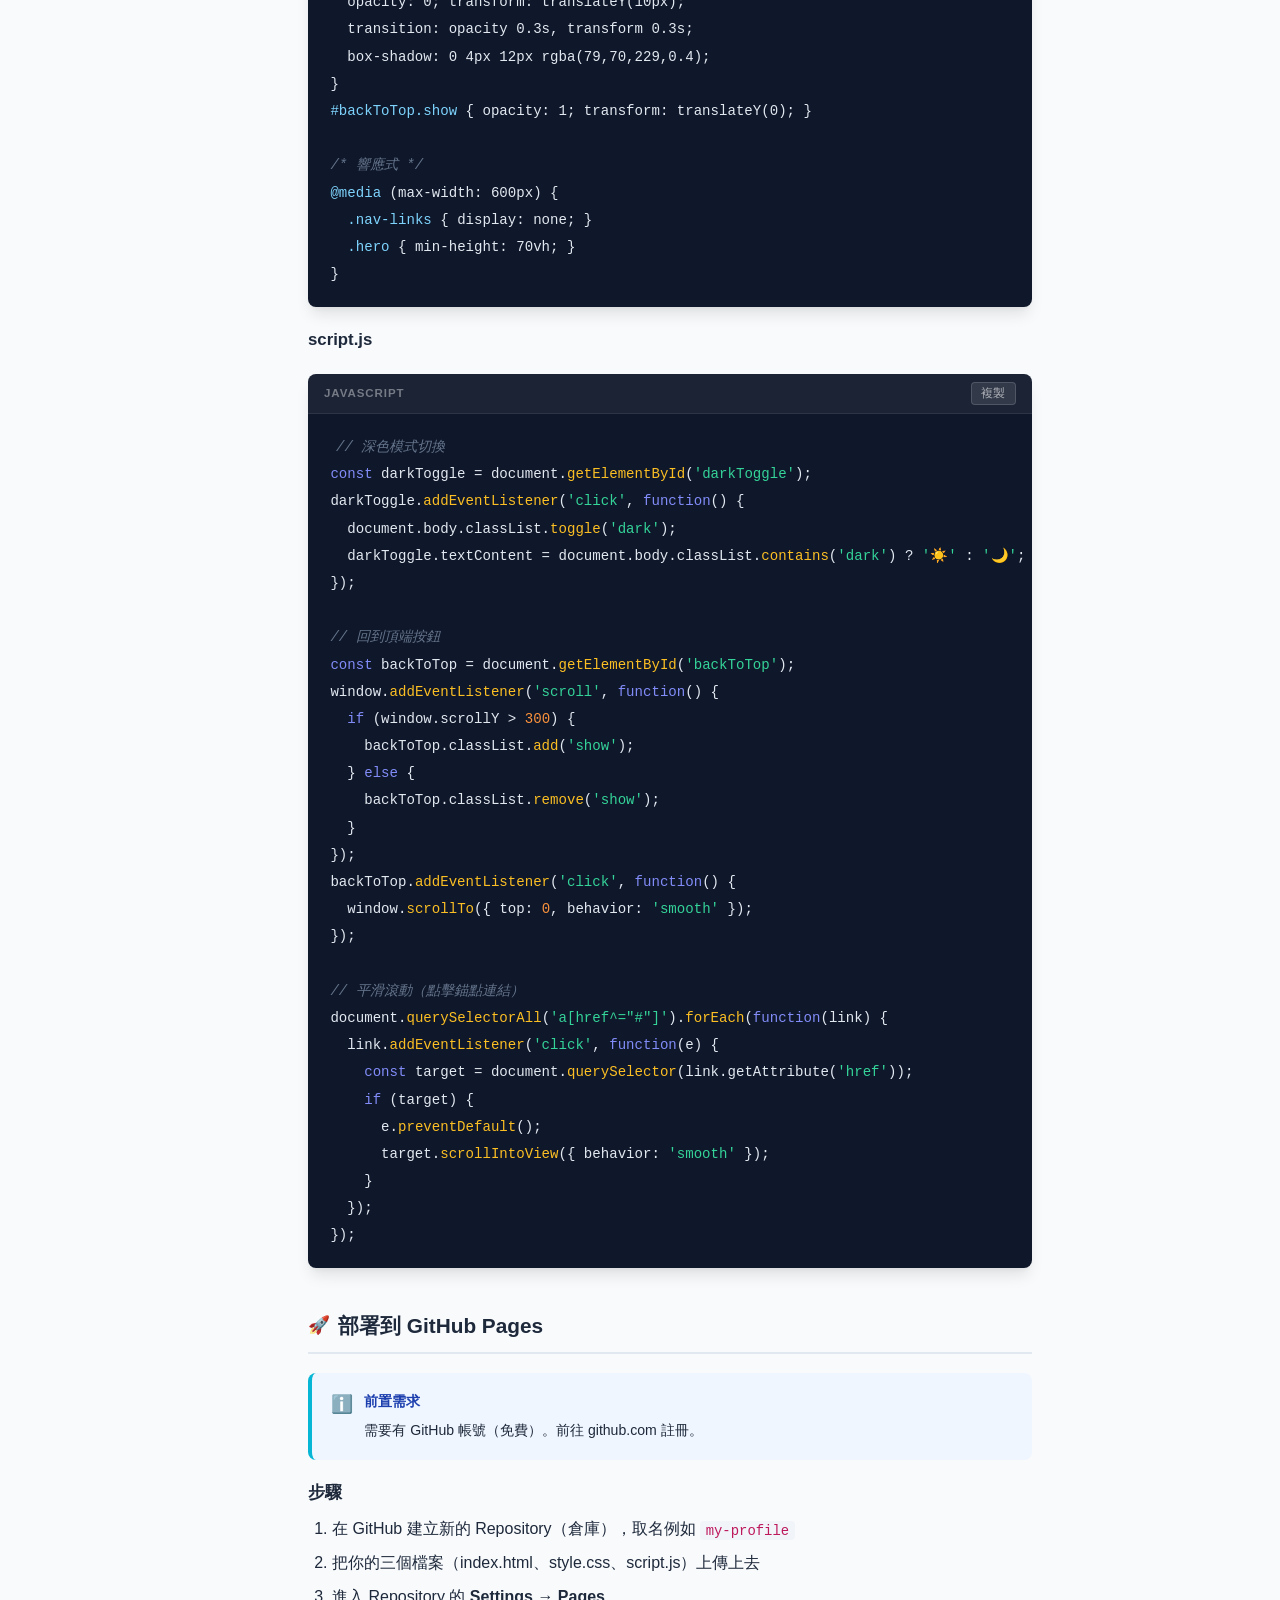
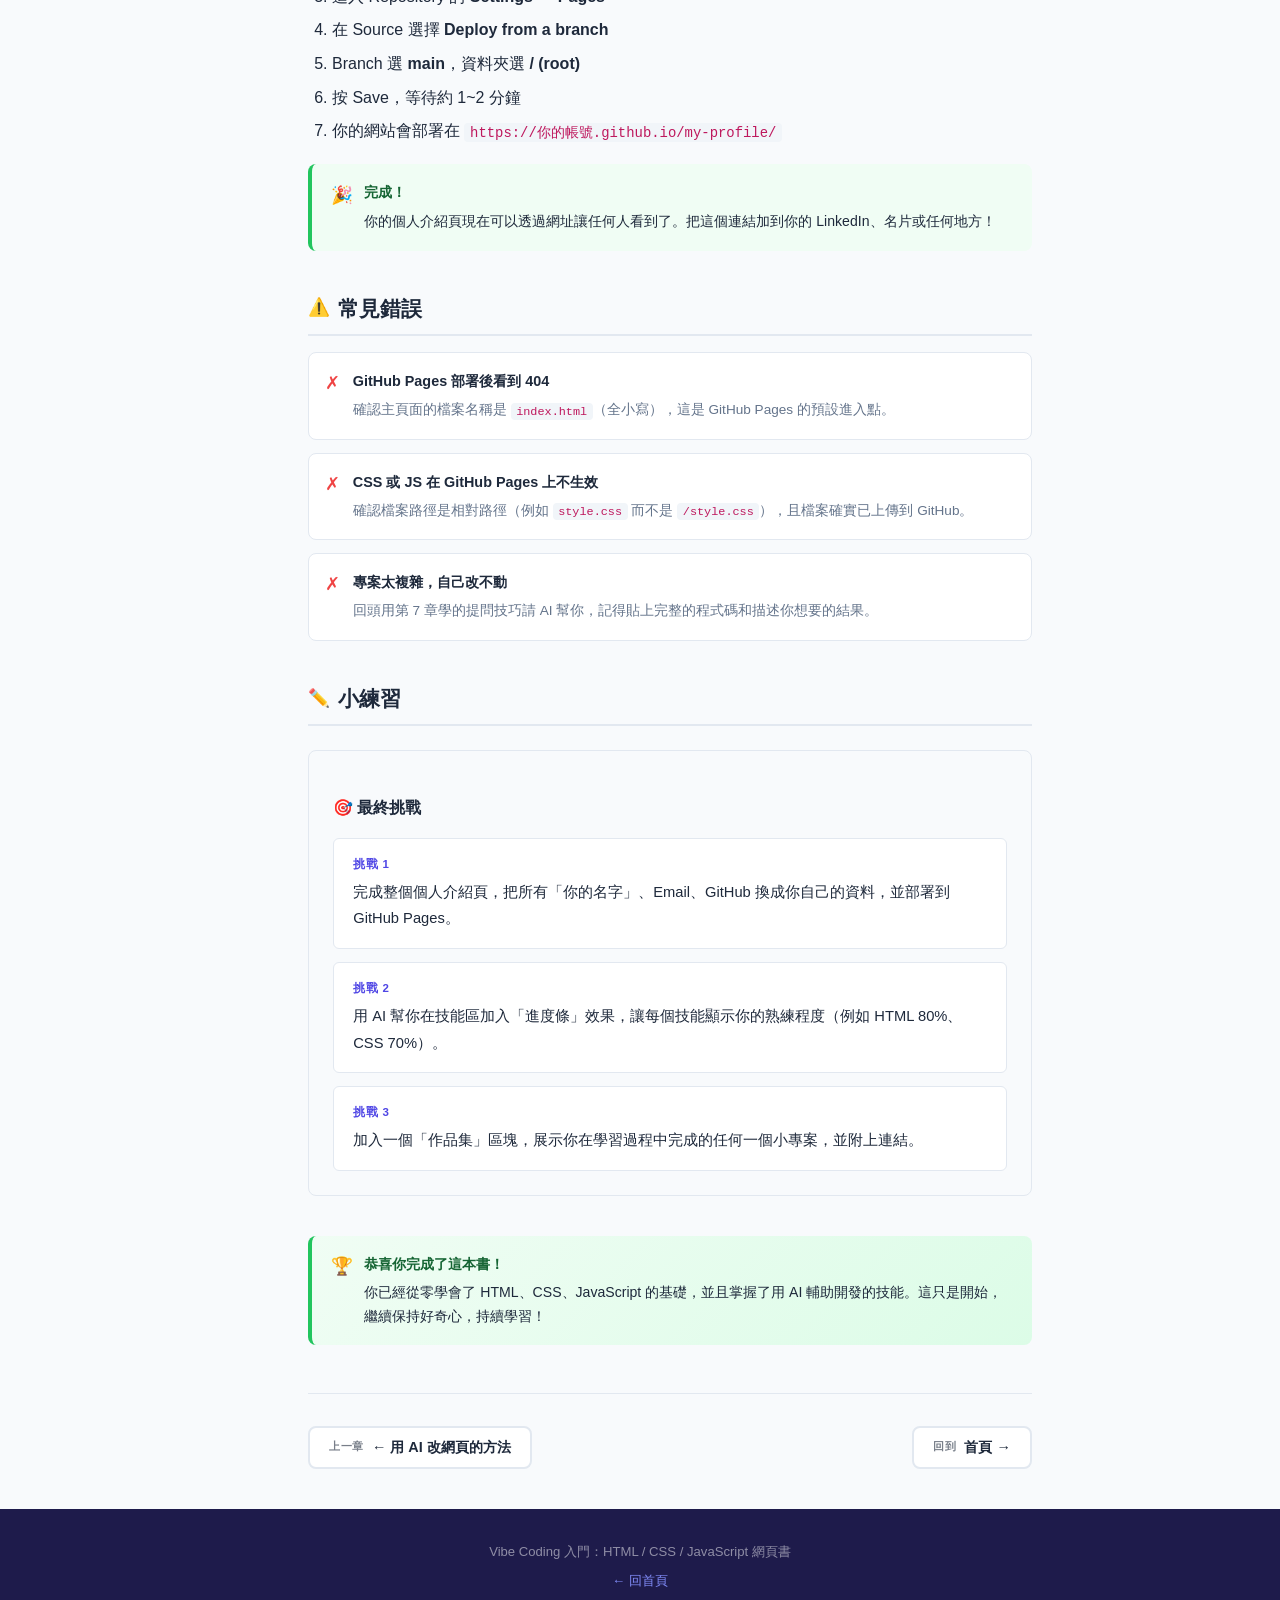
<file: chapters/chapter8.html>
<!DOCTYPE html>
<html lang="zh-Hant">
<head>
  <meta charset="UTF-8" />
  <meta name="viewport" content="width=device-width, initial-scale=1.0" />
  <title>第 8 章：小專案：個人介紹頁 - Vibe Coding 入門</title>
  <meta name="description" content="整合前七章所學，用 HTML + CSS + JS 完成一個完整的個人介紹網頁。" />
  <link rel="stylesheet" href="../assets/css/style.css" />
</head>
<body>

  <header class="site-header">
    <button class="hamburger" id="hamburger" aria-label="開關選單" aria-expanded="false">
      <span></span><span></span><span></span>
    </button>
    <a href="../index.html" class="header-logo">Vibe<span>Coding</span> 入門</a>
  </header>

  <div class="progress-bar"><div class="progress-fill" id="progress-fill"></div></div>
  <div class="sidebar-overlay" id="sidebar-overlay"></div>

  <div class="chapter-layout">
    <aside class="sidebar" id="sidebar">
      <a href="../index.html" class="sidebar-home">← 回首頁</a>
      <div class="sidebar-title">章節目錄</div>
      <nav>
        <ul>
          <li><a href="chapter1.html"><span class="ch-num">01</span>什麼是 Vibe Coding？</a></li>
          <li><a href="chapter2.html"><span class="ch-num">02</span>為什麼要學 HTML/CSS/JS</a></li>
          <li><a href="chapter3.html"><span class="ch-num">03</span>第一個網頁 Hello World</a></li>
          <li><a href="chapter4.html"><span class="ch-num">04</span>HTML 基本結構</a></li>
          <li><a href="chapter5.html"><span class="ch-num">05</span>CSS 基本排版</a></li>
          <li><a href="chapter6.html"><span class="ch-num">06</span>JavaScript 基本互動</a></li>
          <li><a href="chapter7.html"><span class="ch-num">07</span>用 AI 改網頁的方法</a></li>
          <li><a href="chapter8.html"><span class="ch-num">08</span>小專案：個人介紹頁</a></li>
        </ul>
      </nav>
    </aside>

    <main class="chapter-content">

      <div class="chapter-tag">第 8 章 · 最終章</div>
      <h1>小專案：個人介紹頁</h1>
      <p class="chapter-intro">
        終於來到最後一章！這一章我們要把前七章學到的所有技術整合起來，
        打造一個有質感的個人介紹頁面，並部署到 GitHub Pages 讓全世界都能看到。
      </p>

      <!-- 本章重點 -->
      <div class="section-block">
        <h2><span class="section-icon">📌</span> 本章重點</h2>
        <div class="key-points">
          <ul>
            <li>專案結構規劃</li>
            <li>完整 HTML 結構（含 nav、hero、about、skills、contact）</li>
            <li>完整 CSS 樣式（含響應式設計）</li>
            <li>JavaScript 互動功能（平滑滾動、深色模式、回到頂端）</li>
            <li>部署到 GitHub Pages</li>
          </ul>
        </div>
      </div>

      <!-- 教學說明 -->
      <div class="section-block">
        <h2><span class="section-icon">📖</span> 教學說明</h2>

        <h3>專案結構</h3>
        <div class="code-block">
          <div class="code-header">
            <span class="code-lang">資料夾結構</span>
            <button class="copy-btn">複製</button>
          </div>
          <pre><code>my-profile/
├── index.html      ← 主頁面
├── style.css       ← 所有樣式
└── script.js       ← 互動功能</code></pre>
        </div>

        <h3>設計規劃</h3>
        <p>我們的個人介紹頁要包含以下區塊：</p>
        <ul>
          <li><strong>Header / Nav</strong>：導覽列，有名字 logo 和頁面錨點連結</li>
          <li><strong>Hero</strong>：大型主視覺區，有名字、一句話介紹和 CTA 按鈕</li>
          <li><strong>About</strong>：詳細自我介紹</li>
          <li><strong>Skills</strong>：技能列表（用進度條或標籤呈現）</li>
          <li><strong>Contact</strong>：聯絡方式</li>
          <li><strong>Footer</strong>：版權資訊</li>
        </ul>
      </div>

      <!-- HTML 完整程式碼 -->
      <div class="section-block">
        <h2><span class="section-icon">💻</span> 完整程式碼</h2>

        <h3>index.html</h3>
        <div class="code-block">
          <div class="code-header">
            <span class="code-lang">HTML</span>
            <button class="copy-btn">複製</button>
          </div>
          <pre><code><span class="hl-tag">&lt;!DOCTYPE html&gt;</span>
<span class="hl-tag">&lt;html</span> <span class="hl-attr">lang</span>=<span class="hl-val">"zh-Hant"</span><span class="hl-tag">&gt;</span>
<span class="hl-tag">&lt;head&gt;</span>
  <span class="hl-tag">&lt;meta</span> <span class="hl-attr">charset</span>=<span class="hl-val">"UTF-8"</span> <span class="hl-tag">/&gt;</span>
  <span class="hl-tag">&lt;meta</span> <span class="hl-attr">name</span>=<span class="hl-val">"viewport"</span> <span class="hl-attr">content</span>=<span class="hl-val">"width=device-width, initial-scale=1.0"</span> <span class="hl-tag">/&gt;</span>
  <span class="hl-tag">&lt;title&gt;</span>你的名字 - 個人介紹<span class="hl-tag">&lt;/title&gt;</span>
  <span class="hl-tag">&lt;link</span> <span class="hl-attr">rel</span>=<span class="hl-val">"stylesheet"</span> <span class="hl-attr">href</span>=<span class="hl-val">"style.css"</span> <span class="hl-tag">/&gt;</span>
<span class="hl-tag">&lt;/head&gt;</span>
<span class="hl-tag">&lt;body&gt;</span>

  <span class="hl-cmt">&lt;!-- 導覽列 --&gt;</span>
  <span class="hl-tag">&lt;header</span> <span class="hl-attr">id</span>=<span class="hl-val">"navbar"</span><span class="hl-tag">&gt;</span>
    <span class="hl-tag">&lt;div</span> <span class="hl-attr">class</span>=<span class="hl-val">"nav-inner"</span><span class="hl-tag">&gt;</span>
      <span class="hl-tag">&lt;a</span> <span class="hl-attr">href</span>=<span class="hl-val">"#"</span> <span class="hl-attr">class</span>=<span class="hl-val">"nav-logo"</span><span class="hl-tag">&gt;</span>你的名字<span class="hl-tag">&lt;/a&gt;</span>
      <span class="hl-tag">&lt;nav&gt;</span>
        <span class="hl-tag">&lt;ul</span> <span class="hl-attr">class</span>=<span class="hl-val">"nav-links"</span><span class="hl-tag">&gt;</span>
          <span class="hl-tag">&lt;li&gt;&lt;a</span> <span class="hl-attr">href</span>=<span class="hl-val">"#about"</span><span class="hl-tag">&gt;</span>關於我<span class="hl-tag">&lt;/a&gt;&lt;/li&gt;</span>
          <span class="hl-tag">&lt;li&gt;&lt;a</span> <span class="hl-attr">href</span>=<span class="hl-val">"#skills"</span><span class="hl-tag">&gt;</span>技能<span class="hl-tag">&lt;/a&gt;&lt;/li&gt;</span>
          <span class="hl-tag">&lt;li&gt;&lt;a</span> <span class="hl-attr">href</span>=<span class="hl-val">"#contact"</span><span class="hl-tag">&gt;</span>聯絡<span class="hl-tag">&lt;/a&gt;&lt;/li&gt;</span>
        <span class="hl-tag">&lt;/ul&gt;</span>
      <span class="hl-tag">&lt;/nav&gt;</span>
      <span class="hl-tag">&lt;button</span> <span class="hl-attr">id</span>=<span class="hl-val">"darkToggle"</span> <span class="hl-attr">title</span>=<span class="hl-val">"切換深色模式"</span><span class="hl-tag">&gt;</span>🌙<span class="hl-tag">&lt;/button&gt;</span>
    <span class="hl-tag">&lt;/div&gt;</span>
  <span class="hl-tag">&lt;/header&gt;</span>

  <span class="hl-cmt">&lt;!-- Hero --&gt;</span>
  <span class="hl-tag">&lt;section</span> <span class="hl-attr">class</span>=<span class="hl-val">"hero"</span><span class="hl-tag">&gt;</span>
    <span class="hl-tag">&lt;img</span> <span class="hl-attr">src</span>=<span class="hl-val">"https://picsum.photos/120/120"</span>
         <span class="hl-attr">alt</span>=<span class="hl-val">"頭像"</span> <span class="hl-attr">class</span>=<span class="hl-val">"avatar"</span><span class="hl-tag">&gt;</span>
    <span class="hl-tag">&lt;h1&gt;</span>嗨，我是<span class="hl-tag">&lt;span</span> <span class="hl-attr">class</span>=<span class="hl-val">"highlight"</span><span class="hl-tag">&gt;</span>你的名字<span class="hl-tag">&lt;/span&gt;</span> 👋<span class="hl-tag">&lt;/h1&gt;</span>
    <span class="hl-tag">&lt;p&gt;</span>一個熱愛學習的網頁開發初學者，用 AI 輔助讓學習更有效率。<span class="hl-tag">&lt;/p&gt;</span>
    <span class="hl-tag">&lt;a</span> <span class="hl-attr">href</span>=<span class="hl-val">"#about"</span> <span class="hl-attr">class</span>=<span class="hl-val">"btn-hero"</span><span class="hl-tag">&gt;</span>認識我 ↓<span class="hl-tag">&lt;/a&gt;</span>
  <span class="hl-tag">&lt;/section&gt;</span>

  <span class="hl-cmt">&lt;!-- 關於我 --&gt;</span>
  <span class="hl-tag">&lt;section</span> <span class="hl-attr">id</span>=<span class="hl-val">"about"</span> <span class="hl-attr">class</span>=<span class="hl-val">"section"</span><span class="hl-tag">&gt;</span>
    <span class="hl-tag">&lt;div</span> <span class="hl-attr">class</span>=<span class="hl-val">"container"</span><span class="hl-tag">&gt;</span>
      <span class="hl-tag">&lt;h2&gt;</span>關於我<span class="hl-tag">&lt;/h2&gt;</span>
      <span class="hl-tag">&lt;p&gt;</span>我是一個對程式設計充滿熱情的初學者。透過這本 Vibe Coding 教材，
      我學會了 HTML、CSS 和 JavaScript 的基礎，並且開始能夠用 AI 工具加速學習。<span class="hl-tag">&lt;/p&gt;</span>
      <span class="hl-tag">&lt;p&gt;</span>我的目標是成為一名前端開發者，打造對使用者友善的網頁體驗。<span class="hl-tag">&lt;/p&gt;</span>
    <span class="hl-tag">&lt;/div&gt;</span>
  <span class="hl-tag">&lt;/section&gt;</span>

  <span class="hl-cmt">&lt;!-- 技能 --&gt;</span>
  <span class="hl-tag">&lt;section</span> <span class="hl-attr">id</span>=<span class="hl-val">"skills"</span> <span class="hl-attr">class</span>=<span class="hl-val">"section section-alt"</span><span class="hl-tag">&gt;</span>
    <span class="hl-tag">&lt;div</span> <span class="hl-attr">class</span>=<span class="hl-val">"container"</span><span class="hl-tag">&gt;</span>
      <span class="hl-tag">&lt;h2&gt;</span>技能<span class="hl-tag">&lt;/h2&gt;</span>
      <span class="hl-tag">&lt;div</span> <span class="hl-attr">class</span>=<span class="hl-val">"skills-grid"</span><span class="hl-tag">&gt;</span>
        <span class="hl-tag">&lt;div</span> <span class="hl-attr">class</span>=<span class="hl-val">"skill-tag"</span><span class="hl-tag">&gt;</span>HTML<span class="hl-tag">&lt;/div&gt;</span>
        <span class="hl-tag">&lt;div</span> <span class="hl-attr">class</span>=<span class="hl-val">"skill-tag"</span><span class="hl-tag">&gt;</span>CSS<span class="hl-tag">&lt;/div&gt;</span>
        <span class="hl-tag">&lt;div</span> <span class="hl-attr">class</span>=<span class="hl-val">"skill-tag"</span><span class="hl-tag">&gt;</span>JavaScript<span class="hl-tag">&lt;/div&gt;</span>
        <span class="hl-tag">&lt;div</span> <span class="hl-attr">class</span>=<span class="hl-val">"skill-tag"</span><span class="hl-tag">&gt;</span>Vibe Coding<span class="hl-tag">&lt;/div&gt;</span>
        <span class="hl-tag">&lt;div</span> <span class="hl-attr">class</span>=<span class="hl-val">"skill-tag"</span><span class="hl-tag">&gt;</span>GitHub<span class="hl-tag">&lt;/div&gt;</span>
        <span class="hl-tag">&lt;div</span> <span class="hl-attr">class</span>=<span class="hl-val">"skill-tag"</span><span class="hl-tag">&gt;</span>AI 工具<span class="hl-tag">&lt;/div&gt;</span>
      <span class="hl-tag">&lt;/div&gt;</span>
    <span class="hl-tag">&lt;/div&gt;</span>
  <span class="hl-tag">&lt;/section&gt;</span>

  <span class="hl-cmt">&lt;!-- 聯絡 --&gt;</span>
  <span class="hl-tag">&lt;section</span> <span class="hl-attr">id</span>=<span class="hl-val">"contact"</span> <span class="hl-attr">class</span>=<span class="hl-val">"section"</span><span class="hl-tag">&gt;</span>
    <span class="hl-tag">&lt;div</span> <span class="hl-attr">class</span>=<span class="hl-val">"container"</span> <span class="hl-attr">style</span>=<span class="hl-val">"text-align:center"</span><span class="hl-tag">&gt;</span>
      <span class="hl-tag">&lt;h2&gt;</span>聯絡我<span class="hl-tag">&lt;/h2&gt;</span>
      <span class="hl-tag">&lt;p&gt;</span>有任何問題或合作邀請，歡迎透過以下方式聯絡：<span class="hl-tag">&lt;/p&gt;</span>
      <span class="hl-tag">&lt;div</span> <span class="hl-attr">class</span>=<span class="hl-val">"contact-links"</span><span class="hl-tag">&gt;</span>
        <span class="hl-tag">&lt;a</span> <span class="hl-attr">href</span>=<span class="hl-val">"mailto:your@email.com"</span> <span class="hl-attr">class</span>=<span class="hl-val">"contact-btn"</span><span class="hl-tag">&gt;</span>📧 Email<span class="hl-tag">&lt;/a&gt;</span>
        <span class="hl-tag">&lt;a</span> <span class="hl-attr">href</span>=<span class="hl-val">"https://github.com/yourusername"</span>
           <span class="hl-attr">target</span>=<span class="hl-val">"_blank"</span> <span class="hl-attr">rel</span>=<span class="hl-val">"noopener"</span> <span class="hl-attr">class</span>=<span class="hl-val">"contact-btn"</span><span class="hl-tag">&gt;</span>🐙 GitHub<span class="hl-tag">&lt;/a&gt;</span>
      <span class="hl-tag">&lt;/div&gt;</span>
    <span class="hl-tag">&lt;/div&gt;</span>
  <span class="hl-tag">&lt;/section&gt;</span>

  <span class="hl-tag">&lt;footer&gt;</span>
    <span class="hl-tag">&lt;p&gt;</span>© 2026 你的名字. Made with ❤️ and Vibe Coding<span class="hl-tag">&lt;/p&gt;</span>
  <span class="hl-tag">&lt;/footer&gt;</span>

  <span class="hl-cmt">&lt;!-- 回到頂端按鈕 --&gt;</span>
  <span class="hl-tag">&lt;button</span> <span class="hl-attr">id</span>=<span class="hl-val">"backToTop"</span> <span class="hl-attr">title</span>=<span class="hl-val">"回到頂端"</span><span class="hl-tag">&gt;</span>↑<span class="hl-tag">&lt;/button&gt;</span>

  <span class="hl-tag">&lt;script</span> <span class="hl-attr">src</span>=<span class="hl-val">"script.js"</span><span class="hl-tag">&gt;&lt;/script&gt;</span>
<span class="hl-tag">&lt;/body&gt;</span>
<span class="hl-tag">&lt;/html&gt;</span></code></pre>
        </div>

        <h3>style.css</h3>
        <div class="code-block">
          <div class="code-header">
            <span class="code-lang">CSS</span>
            <button class="copy-btn">複製</button>
          </div>
          <pre><code><span class="hl-cmt">/* 基本重置 */</span>
*, *::before, *::after { box-sizing: border-box; margin: 0; padding: 0; }

<span class="hl-tag">body</span> {
  font-family: 'Segoe UI', 'Microsoft JhengHei', sans-serif;
  background: #f8fafc; color: #1e293b; line-height: 1.7;
  transition: background 0.3s, color 0.3s;
}

<span class="hl-cmt">/* 深色模式 */</span>
<span class="hl-tag">body.dark</span> { background: #0f172a; color: #e2e8f0; }
<span class="hl-tag">body.dark header</span> { background: #1e293b; border-bottom-color: #334155; }
<span class="hl-tag">body.dark .section-alt</span> { background: #1e293b; }
<span class="hl-tag">body.dark footer</span> { background: #020617; }

<span class="hl-cmt">/* 導覽列 */</span>
<span class="hl-tag">header</span> {
  position: sticky; top: 0; z-index: 100;
  background: white; border-bottom: 1px solid #e2e8f0;
  box-shadow: 0 1px 4px rgba(0,0,0,0.05);
}
<span class="hl-tag">.nav-inner</span> {
  max-width: 900px; margin: 0 auto; padding: 0 1.5rem;
  height: 60px; display: flex; align-items: center; gap: 1rem;
}
<span class="hl-tag">.nav-logo</span> { font-weight: 800; color: #4f46e5; text-decoration: none; font-size: 1.1rem; flex: 1; }
<span class="hl-tag">.nav-links</span> { list-style: none; display: flex; gap: 1.5rem; }
<span class="hl-tag">.nav-links a</span> { color: inherit; text-decoration: none; font-size: 0.9rem; }
<span class="hl-tag">.nav-links a:hover</span> { color: #4f46e5; }
<span class="hl-tag">#darkToggle</span> {
  background: none; border: 1px solid #e2e8f0; border-radius: 6px;
  padding: 4px 8px; cursor: pointer; font-size: 1rem;
}

<span class="hl-cmt">/* Hero */</span>
<span class="hl-tag">.hero</span> {
  min-height: 80vh; display: flex; flex-direction: column;
  align-items: center; justify-content: center;
  text-align: center; padding: 3rem 1.5rem;
  background: linear-gradient(135deg, #1e1b4b 0%, #312e81 100%);
  color: white;
}
<span class="hl-tag">.avatar</span> {
  width: 120px; height: 120px; border-radius: 50%;
  border: 4px solid #818cf8; margin-bottom: 1.5rem;
}
<span class="hl-tag">.hero h1</span> { font-size: clamp(1.8rem, 4vw, 3rem); margin-bottom: 0.8rem; }
<span class="hl-tag">.highlight</span> { color: #818cf8; }
<span class="hl-tag">.hero p</span> { font-size: 1.05rem; color: rgba(255,255,255,0.75); margin-bottom: 1.5rem; }
<span class="hl-tag">.btn-hero</span> {
  display: inline-block; background: #4f46e5; color: white;
  padding: 0.7rem 1.8rem; border-radius: 8px;
  text-decoration: none; font-weight: 600;
  transition: background 0.2s, transform 0.2s;
}
<span class="hl-tag">.btn-hero:hover</span> { background: #3730a3; transform: translateY(-2px); text-decoration: none; }

<span class="hl-cmt">/* 區塊 */</span>
<span class="hl-tag">.section</span> { padding: 4rem 1.5rem; }
<span class="hl-tag">.section-alt</span> { background: #f1f5f9; }
<span class="hl-tag">.container</span> { max-width: 800px; margin: 0 auto; }
<span class="hl-tag">.section h2</span> {
  font-size: 1.8rem; font-weight: 800; margin-bottom: 1.2rem;
  color: #4f46e5;
}
<span class="hl-tag">.section p</span> { margin-bottom: 0.8rem; }

<span class="hl-cmt">/* 技能標籤 */</span>
<span class="hl-tag">.skills-grid</span> { display: flex; flex-wrap: wrap; gap: 0.8rem; margin-top: 1rem; }
<span class="hl-tag">.skill-tag</span> {
  background: #4f46e5; color: white; padding: 0.4rem 1rem;
  border-radius: 999px; font-size: 0.9rem; font-weight: 600;
}

<span class="hl-cmt">/* 聯絡 */</span>
<span class="hl-tag">.contact-links</span> { display: flex; gap: 1rem; justify-content: center; margin-top: 1.5rem; flex-wrap: wrap; }
<span class="hl-tag">.contact-btn</span> {
  display: inline-block; background: #4f46e5; color: white;
  padding: 0.7rem 1.5rem; border-radius: 8px;
  text-decoration: none; font-weight: 600;
  transition: background 0.2s;
}
<span class="hl-tag">.contact-btn:hover</span> { background: #3730a3; text-decoration: none; }

<span class="hl-cmt">/* Footer */</span>
<span class="hl-tag">footer</span> {
  background: #1e1b4b; color: rgba(255,255,255,0.6);
  text-align: center; padding: 2rem; font-size: 0.85rem;
}

<span class="hl-cmt">/* 回到頂端 */</span>
<span class="hl-tag">#backToTop</span> {
  position: fixed; bottom: 2rem; right: 2rem;
  background: #4f46e5; color: white; border: none;
  width: 44px; height: 44px; border-radius: 50%;
  font-size: 1.2rem; cursor: pointer;
  opacity: 0; transform: translateY(10px);
  transition: opacity 0.3s, transform 0.3s;
  box-shadow: 0 4px 12px rgba(79,70,229,0.4);
}
<span class="hl-tag">#backToTop.show</span> { opacity: 1; transform: translateY(0); }

<span class="hl-cmt">/* 響應式 */</span>
<span class="hl-tag">@media</span> (max-width: 600px) {
  <span class="hl-tag">.nav-links</span> { display: none; }
  <span class="hl-tag">.hero</span> { min-height: 70vh; }
}</code></pre>
        </div>

        <h3>script.js</h3>
        <div class="code-block">
          <div class="code-header">
            <span class="code-lang">JavaScript</span>
            <button class="copy-btn">複製</button>
          </div>
          <pre><code><span class="hl-cmt">// 深色模式切換</span>
<span class="hl-kw">const</span> darkToggle = document.<span class="hl-fn">getElementById</span>(<span class="hl-str">'darkToggle'</span>);
darkToggle.<span class="hl-fn">addEventListener</span>(<span class="hl-str">'click'</span>, <span class="hl-kw">function</span>() {
  document.body.classList.<span class="hl-fn">toggle</span>(<span class="hl-str">'dark'</span>);
  darkToggle.textContent = document.body.classList.<span class="hl-fn">contains</span>(<span class="hl-str">'dark'</span>) ? <span class="hl-str">'☀️'</span> : <span class="hl-str">'🌙'</span>;
});

<span class="hl-cmt">// 回到頂端按鈕</span>
<span class="hl-kw">const</span> backToTop = document.<span class="hl-fn">getElementById</span>(<span class="hl-str">'backToTop'</span>);
window.<span class="hl-fn">addEventListener</span>(<span class="hl-str">'scroll'</span>, <span class="hl-kw">function</span>() {
  <span class="hl-kw">if</span> (window.scrollY &gt; <span class="hl-num">300</span>) {
    backToTop.classList.<span class="hl-fn">add</span>(<span class="hl-str">'show'</span>);
  } <span class="hl-kw">else</span> {
    backToTop.classList.<span class="hl-fn">remove</span>(<span class="hl-str">'show'</span>);
  }
});
backToTop.<span class="hl-fn">addEventListener</span>(<span class="hl-str">'click'</span>, <span class="hl-kw">function</span>() {
  window.<span class="hl-fn">scrollTo</span>({ top: <span class="hl-num">0</span>, behavior: <span class="hl-str">'smooth'</span> });
});

<span class="hl-cmt">// 平滑滾動（點擊錨點連結）</span>
document.<span class="hl-fn">querySelectorAll</span>(<span class="hl-str">'a[href^="#"]'</span>).<span class="hl-fn">forEach</span>(<span class="hl-kw">function</span>(link) {
  link.<span class="hl-fn">addEventListener</span>(<span class="hl-str">'click'</span>, <span class="hl-kw">function</span>(e) {
    <span class="hl-kw">const</span> target = document.<span class="hl-fn">querySelector</span>(link.getAttribute(<span class="hl-str">'href'</span>));
    <span class="hl-kw">if</span> (target) {
      e.<span class="hl-fn">preventDefault</span>();
      target.<span class="hl-fn">scrollIntoView</span>({ behavior: <span class="hl-str">'smooth'</span> });
    }
  });
});</code></pre>
        </div>
      </div>

      <!-- 部署 GitHub Pages -->
      <div class="section-block">
        <h2><span class="section-icon">🚀</span> 部署到 GitHub Pages</h2>

        <div class="callout info">
          <span class="callout-icon">ℹ️</span>
          <div class="callout-body">
            <h4>前置需求</h4>
            <p>需要有 GitHub 帳號（免費）。前往 github.com 註冊。</p>
          </div>
        </div>

        <h3>步驟</h3>
        <ol>
          <li>在 GitHub 建立新的 Repository（倉庫），取名例如 <code>my-profile</code></li>
          <li>把你的三個檔案（index.html、style.css、script.js）上傳上去</li>
          <li>進入 Repository 的 <strong>Settings → Pages</strong></li>
          <li>在 Source 選擇 <strong>Deploy from a branch</strong></li>
          <li>Branch 選 <strong>main</strong>，資料夾選 <strong>/ (root)</strong></li>
          <li>按 Save，等待約 1~2 分鐘</li>
          <li>你的網站會部署在 <code>https://你的帳號.github.io/my-profile/</code></li>
        </ol>

        <div class="callout success">
          <span class="callout-icon">🎉</span>
          <div class="callout-body">
            <h4>完成！</h4>
            <p>你的個人介紹頁現在可以透過網址讓任何人看到了。把這個連結加到你的 LinkedIn、名片或任何地方！</p>
          </div>
        </div>
      </div>

      <!-- 常見錯誤 -->
      <div class="section-block">
        <h2><span class="section-icon">⚠️</span> 常見錯誤</h2>
        <div class="errors-list">
          <div class="error-item">
            <span class="error-icon">✗</span>
            <div class="error-content">
              <h4>GitHub Pages 部署後看到 404</h4>
              <p>確認主頁面的檔案名稱是 <code>index.html</code>（全小寫），這是 GitHub Pages 的預設進入點。</p>
            </div>
          </div>
          <div class="error-item">
            <span class="error-icon">✗</span>
            <div class="error-content">
              <h4>CSS 或 JS 在 GitHub Pages 上不生效</h4>
              <p>確認檔案路徑是相對路徑（例如 <code>style.css</code> 而不是 <code>/style.css</code>），且檔案確實已上傳到 GitHub。</p>
            </div>
          </div>
          <div class="error-item">
            <span class="error-icon">✗</span>
            <div class="error-content">
              <h4>專案太複雜，自己改不動</h4>
              <p>回頭用第 7 章學的提問技巧請 AI 幫你，記得貼上完整的程式碼和描述你想要的結果。</p>
            </div>
          </div>
        </div>
      </div>

      <!-- 小練習 -->
      <div class="section-block">
        <h2><span class="section-icon">✏️</span> 小練習</h2>
        <div class="exercises">
          <h3>🎯 最終挑戰</h3>
          <div class="exercise-item">
            <div class="exercise-num">挑戰 1</div>
            <p>完成整個個人介紹頁，把所有「你的名字」、Email、GitHub 換成你自己的資料，並部署到 GitHub Pages。</p>
          </div>
          <div class="exercise-item">
            <div class="exercise-num">挑戰 2</div>
            <p>用 AI 幫你在技能區加入「進度條」效果，讓每個技能顯示你的熟練程度（例如 HTML 80%、CSS 70%）。</p>
          </div>
          <div class="exercise-item">
            <div class="exercise-num">挑戰 3</div>
            <p>加入一個「作品集」區塊，展示你在學習過程中完成的任何一個小專案，並附上連結。</p>
          </div>
        </div>
      </div>

      <div class="callout success" style="background: linear-gradient(135deg, #f0fdf4, #dcfce7); border-color: #22c55e;">
        <span class="callout-icon">🏆</span>
        <div class="callout-body">
          <h4>恭喜你完成了這本書！</h4>
          <p>你已經從零學會了 HTML、CSS、JavaScript 的基礎，並且掌握了用 AI 輔助開發的技能。這只是開始，繼續保持好奇心，持續學習！</p>
        </div>
      </div>

      <nav class="chapter-nav">
        <a href="chapter7.html" class="nav-btn prev">
          <span class="nav-btn-label">上一章</span>
          <span class="nav-btn-title">← 用 AI 改網頁的方法</span>
        </a>
        <a href="../index.html" class="nav-btn next">
          <span class="nav-btn-label">回到</span>
          <span class="nav-btn-title">首頁 →</span>
        </a>
      </nav>

    </main>
  </div>

  <footer>
    <p>Vibe Coding 入門：HTML / CSS / JavaScript 網頁書</p>
    <p style="margin-top: 0.4rem;"><a href="../index.html">← 回首頁</a></p>
  </footer>

  <script src="../assets/js/main.js"></script>
</body>
</html>
</file>
<file: assets/css/style.css>
/* ===========================
   Vibe Coding 入門教材 - 主樣式
   =========================== */

/* --- CSS 變數 / 主題色 --- */
:root {
  --primary: #4f46e5;
  --primary-dark: #3730a3;
  --primary-light: #818cf8;
  --accent: #06b6d4;
  --bg: #f8fafc;
  --bg-card: #ffffff;
  --sidebar-bg: #1e1b4b;
  --sidebar-text: #c7d2fe;
  --sidebar-active: #818cf8;
  --text: #1e293b;
  --text-muted: #64748b;
  --border: #e2e8f0;
  --code-bg: #0f172a;
  --code-text: #e2e8f0;
  --code-keyword: #818cf8;
  --code-string: #34d399;
  --code-comment: #64748b;
  --shadow: 0 4px 6px -1px rgba(0, 0, 0, 0.08), 0 2px 4px -2px rgba(0, 0, 0, 0.05);
  --shadow-md: 0 10px 15px -3px rgba(0, 0, 0, 0.1), 0 4px 6px -4px rgba(0, 0, 0, 0.07);
  --radius: 8px;
  --sidebar-width: 260px;
  --header-height: 60px;
}

/* --- Reset --- */
*, *::before, *::after {
  box-sizing: border-box;
  margin: 0;
  padding: 0;
}

html {
  scroll-behavior: smooth;
  font-size: 16px;
}

body {
  font-family: 'Segoe UI', 'Microsoft JhengHei', 'PingFang TC', sans-serif;
  background: var(--bg);
  color: var(--text);
  line-height: 1.7;
}

a {
  color: var(--primary);
  text-decoration: none;
}

a:hover {
  text-decoration: underline;
}

img {
  max-width: 100%;
}

/* --- 通用工具 --- */
.container {
  max-width: 1100px;
  margin: 0 auto;
  padding: 0 1.5rem;
}

/* ===========================
   首頁 Hero
   =========================== */
.hero {
  background: linear-gradient(135deg, var(--sidebar-bg) 0%, #312e81 60%, #1e40af 100%);
  color: #fff;
  padding: 5rem 1.5rem 4rem;
  text-align: center;
}

.hero-badge {
  display: inline-block;
  background: rgba(129, 140, 248, 0.25);
  border: 1px solid var(--primary-light);
  color: var(--primary-light);
  font-size: 0.8rem;
  font-weight: 600;
  letter-spacing: 0.08em;
  padding: 0.3rem 0.9rem;
  border-radius: 999px;
  margin-bottom: 1.2rem;
  text-transform: uppercase;
}

.hero h1 {
  font-size: clamp(2rem, 5vw, 3.2rem);
  font-weight: 800;
  line-height: 1.2;
  margin-bottom: 1rem;
  letter-spacing: -0.02em;
}

.hero h1 span {
  color: var(--primary-light);
}

.hero p {
  font-size: 1.1rem;
  color: rgba(255,255,255,0.75);
  max-width: 600px;
  margin: 0 auto 0.8rem;
}

.hero-meta {
  display: flex;
  gap: 1.5rem;
  justify-content: center;
  margin: 1.5rem 0 2rem;
  flex-wrap: wrap;
}

.hero-meta-item {
  display: flex;
  align-items: center;
  gap: 0.4rem;
  font-size: 0.9rem;
  color: rgba(255,255,255,0.65);
}

.hero-meta-item svg {
  width: 16px;
  height: 16px;
  opacity: 0.8;
}

.hero-actions {
  display: flex;
  gap: 1rem;
  justify-content: center;
  flex-wrap: wrap;
}

/* ===========================
   按鈕
   =========================== */
.btn {
  display: inline-flex;
  align-items: center;
  gap: 0.4rem;
  padding: 0.65rem 1.5rem;
  border-radius: var(--radius);
  font-weight: 600;
  font-size: 0.95rem;
  cursor: pointer;
  border: none;
  transition: transform 0.15s, box-shadow 0.15s, background 0.15s;
}

.btn:hover {
  transform: translateY(-1px);
  text-decoration: none;
}

.btn-primary {
  background: var(--primary);
  color: #fff;
  box-shadow: 0 4px 14px rgba(79,70,229,0.4);
}

.btn-primary:hover {
  background: var(--primary-dark);
  box-shadow: 0 6px 20px rgba(79,70,229,0.5);
}

.btn-outline {
  background: transparent;
  color: #fff;
  border: 2px solid rgba(255,255,255,0.4);
}

.btn-outline:hover {
  background: rgba(255,255,255,0.1);
  border-color: rgba(255,255,255,0.7);
}

.btn-secondary {
  background: var(--bg);
  color: var(--primary);
  border: 2px solid var(--border);
}

.btn-secondary:hover {
  border-color: var(--primary);
  background: #eef2ff;
}

/* ===========================
   首頁 - 特點區
   =========================== */
.features {
  padding: 4rem 1.5rem;
  background: #fff;
}

.features h2, .chapters-section h2 {
  text-align: center;
  font-size: 1.8rem;
  font-weight: 700;
  margin-bottom: 0.5rem;
  color: var(--text);
}

.section-subtitle {
  text-align: center;
  color: var(--text-muted);
  margin-bottom: 2.5rem;
  font-size: 1rem;
}

.features-grid {
  display: grid;
  grid-template-columns: repeat(auto-fit, minmax(220px, 1fr));
  gap: 1.5rem;
  max-width: 900px;
  margin: 0 auto;
}

.feature-card {
  background: var(--bg);
  border: 1px solid var(--border);
  border-radius: var(--radius);
  padding: 1.5rem;
  text-align: center;
}

.feature-icon {
  font-size: 2rem;
  margin-bottom: 0.8rem;
}

.feature-card h3 {
  font-size: 1rem;
  font-weight: 700;
  margin-bottom: 0.4rem;
}

.feature-card p {
  font-size: 0.88rem;
  color: var(--text-muted);
}

/* ===========================
   首頁 - 章節卡片
   =========================== */
.chapters-section {
  padding: 4rem 1.5rem;
  background: var(--bg);
}

.chapters-grid {
  display: grid;
  grid-template-columns: repeat(auto-fill, minmax(260px, 1fr));
  gap: 1.2rem;
  max-width: 1050px;
  margin: 0 auto;
}

.chapter-card {
  background: var(--bg-card);
  border: 1px solid var(--border);
  border-radius: var(--radius);
  padding: 1.4rem;
  display: flex;
  flex-direction: column;
  gap: 0.6rem;
  box-shadow: var(--shadow);
  transition: transform 0.2s, box-shadow 0.2s, border-color 0.2s;
  text-decoration: none;
  color: var(--text);
}

.chapter-card:hover {
  transform: translateY(-3px);
  box-shadow: var(--shadow-md);
  border-color: var(--primary-light);
  text-decoration: none;
}

.chapter-num {
  font-size: 0.75rem;
  font-weight: 700;
  color: var(--primary);
  letter-spacing: 0.08em;
  text-transform: uppercase;
}

.chapter-card h3 {
  font-size: 1.05rem;
  font-weight: 700;
  line-height: 1.4;
}

.chapter-card p {
  font-size: 0.85rem;
  color: var(--text-muted);
  flex: 1;
}

.chapter-card .card-footer {
  display: flex;
  align-items: center;
  justify-content: space-between;
  margin-top: 0.4rem;
  padding-top: 0.8rem;
  border-top: 1px solid var(--border);
}

.tag {
  display: inline-block;
  background: #eef2ff;
  color: var(--primary);
  font-size: 0.72rem;
  font-weight: 600;
  padding: 0.2rem 0.6rem;
  border-radius: 999px;
}

.card-arrow {
  color: var(--primary-light);
  font-size: 1.1rem;
}

/* ===========================
   首頁 - 學習路線
   =========================== */
.roadmap-section {
  padding: 4rem 1.5rem;
  background: #fff;
}

.roadmap-section h2 {
  text-align: center;
  font-size: 1.8rem;
  font-weight: 700;
  margin-bottom: 0.5rem;
}

.roadmap {
  display: flex;
  flex-direction: column;
  gap: 0;
  max-width: 600px;
  margin: 2rem auto 0;
  position: relative;
}

.roadmap::before {
  content: '';
  position: absolute;
  left: 28px;
  top: 0;
  bottom: 0;
  width: 2px;
  background: var(--border);
}

.roadmap-item {
  display: flex;
  align-items: flex-start;
  gap: 1rem;
  padding: 0.8rem 0;
  position: relative;
  z-index: 1;
}

.roadmap-dot {
  width: 58px;
  height: 58px;
  min-width: 58px;
  background: var(--primary);
  border-radius: 50%;
  display: flex;
  align-items: center;
  justify-content: center;
  color: #fff;
  font-weight: 800;
  font-size: 1rem;
  box-shadow: 0 0 0 4px var(--bg-card), 0 0 0 6px var(--border);
}

.roadmap-content h3 {
  font-size: 1rem;
  font-weight: 700;
  margin-bottom: 0.2rem;
}

.roadmap-content p {
  font-size: 0.85rem;
  color: var(--text-muted);
}

/* ===========================
   首頁 - CTA 區
   =========================== */
.cta-section {
  background: linear-gradient(135deg, var(--primary) 0%, #1e40af 100%);
  color: #fff;
  text-align: center;
  padding: 4rem 1.5rem;
}

.cta-section h2 {
  font-size: 2rem;
  font-weight: 800;
  margin-bottom: 0.8rem;
}

.cta-section p {
  color: rgba(255,255,255,0.8);
  margin-bottom: 2rem;
  font-size: 1rem;
}

/* ===========================
   頁首 / Header (章節頁用)
   =========================== */
.site-header {
  height: var(--header-height);
  background: var(--sidebar-bg);
  display: flex;
  align-items: center;
  padding: 0 1rem;
  position: sticky;
  top: 0;
  z-index: 200;
  box-shadow: 0 2px 8px rgba(0,0,0,0.3);
}

.header-logo {
  color: #fff;
  font-weight: 800;
  font-size: 1rem;
  letter-spacing: -0.01em;
  flex: 1;
}

.header-logo span {
  color: var(--primary-light);
}

.hamburger {
  display: none;
  background: none;
  border: none;
  cursor: pointer;
  padding: 0.4rem;
  color: #fff;
  flex-direction: column;
  gap: 5px;
}

.hamburger span {
  display: block;
  width: 22px;
  height: 2px;
  background: #fff;
  border-radius: 2px;
  transition: transform 0.3s, opacity 0.3s;
}

.hamburger.active span:nth-child(1) { transform: translateY(7px) rotate(45deg); }
.hamburger.active span:nth-child(2) { opacity: 0; }
.hamburger.active span:nth-child(3) { transform: translateY(-7px) rotate(-45deg); }

/* ===========================
   章節頁 Layout
   =========================== */
.chapter-layout {
  display: flex;
  min-height: calc(100vh - var(--header-height));
}

/* --- Sidebar --- */
.sidebar {
  width: var(--sidebar-width);
  min-width: var(--sidebar-width);
  background: var(--sidebar-bg);
  padding: 1.5rem 0;
  position: sticky;
  top: var(--header-height);
  height: calc(100vh - var(--header-height));
  overflow-y: auto;
  flex-shrink: 0;
}

.sidebar-title {
  font-size: 0.7rem;
  font-weight: 700;
  letter-spacing: 0.1em;
  text-transform: uppercase;
  color: rgba(199, 210, 254, 0.5);
  padding: 0 1.2rem 0.8rem;
}

.sidebar nav ul {
  list-style: none;
}

.sidebar nav ul li a {
  display: flex;
  align-items: center;
  gap: 0.6rem;
  padding: 0.6rem 1.2rem;
  color: var(--sidebar-text);
  font-size: 0.88rem;
  border-left: 3px solid transparent;
  transition: background 0.15s, color 0.15s, border-color 0.15s;
  text-decoration: none;
}

.sidebar nav ul li a .ch-num {
  font-size: 0.7rem;
  font-weight: 700;
  color: rgba(199, 210, 254, 0.4);
  min-width: 20px;
}

.sidebar nav ul li a:hover {
  background: rgba(255,255,255,0.06);
  color: #fff;
  text-decoration: none;
}

.sidebar nav ul li a.active {
  background: rgba(129, 140, 248, 0.15);
  color: var(--sidebar-active);
  border-left-color: var(--sidebar-active);
}

.sidebar-home {
  display: flex;
  align-items: center;
  gap: 0.5rem;
  padding: 0.6rem 1.2rem 1rem;
  color: rgba(199, 210, 254, 0.6);
  font-size: 0.82rem;
  text-decoration: none;
  transition: color 0.15s;
}

.sidebar-home:hover {
  color: #fff;
  text-decoration: none;
}

/* --- 主內容 --- */
.chapter-content {
  flex: 1;
  padding: 2.5rem 3rem;
  max-width: 820px;
  min-width: 0;
}

.chapter-tag {
  display: inline-block;
  background: #eef2ff;
  color: var(--primary);
  font-size: 0.75rem;
  font-weight: 700;
  padding: 0.25rem 0.75rem;
  border-radius: 999px;
  margin-bottom: 0.8rem;
  letter-spacing: 0.05em;
  text-transform: uppercase;
}

.chapter-content h1 {
  font-size: clamp(1.6rem, 3vw, 2.2rem);
  font-weight: 800;
  line-height: 1.25;
  margin-bottom: 0.8rem;
  color: var(--text);
  letter-spacing: -0.02em;
}

.chapter-intro {
  font-size: 1.05rem;
  color: var(--text-muted);
  border-left: 4px solid var(--primary-light);
  padding-left: 1rem;
  margin-bottom: 2.5rem;
  line-height: 1.7;
}

/* ===========================
   章節內容區塊
   =========================== */
.section-block {
  margin-bottom: 2.5rem;
}

.section-block h2 {
  font-size: 1.3rem;
  font-weight: 700;
  color: var(--text);
  margin-bottom: 1rem;
  display: flex;
  align-items: center;
  gap: 0.5rem;
  padding-bottom: 0.5rem;
  border-bottom: 2px solid var(--border);
}

.section-block h2 .section-icon {
  font-size: 1.1rem;
}

.section-block h3 {
  font-size: 1.05rem;
  font-weight: 700;
  color: var(--text);
  margin: 1.2rem 0 0.5rem;
}

.section-block p {
  margin-bottom: 0.8rem;
  line-height: 1.8;
}

.section-block ul, .section-block ol {
  margin: 0.5rem 0 1rem 1.5rem;
}

.section-block li {
  margin-bottom: 0.4rem;
  line-height: 1.7;
}

/* --- 重點摘要 --- */
.key-points {
  background: #eef2ff;
  border-radius: var(--radius);
  padding: 1.2rem 1.5rem;
  margin-bottom: 1.5rem;
}

.key-points h3 {
  font-size: 0.85rem;
  font-weight: 700;
  letter-spacing: 0.06em;
  text-transform: uppercase;
  color: var(--primary);
  margin-bottom: 0.7rem;
}

.key-points ul {
  list-style: none;
  margin: 0;
  padding: 0;
}

.key-points ul li {
  display: flex;
  align-items: flex-start;
  gap: 0.5rem;
  margin-bottom: 0.45rem;
  font-size: 0.92rem;
  color: var(--text);
}

.key-points ul li::before {
  content: '✦';
  color: var(--primary);
  font-size: 0.7rem;
  margin-top: 0.3rem;
  flex-shrink: 0;
}

/* ===========================
   程式碼區塊
   =========================== */
.code-block {
  background: var(--code-bg);
  border-radius: var(--radius);
  overflow: hidden;
  margin: 1.2rem 0;
  box-shadow: var(--shadow-md);
}

.code-header {
  display: flex;
  align-items: center;
  justify-content: space-between;
  padding: 0.5rem 1rem;
  background: rgba(255,255,255,0.05);
  border-bottom: 1px solid rgba(255,255,255,0.08);
}

.code-lang {
  font-size: 0.72rem;
  font-weight: 700;
  letter-spacing: 0.08em;
  text-transform: uppercase;
  color: rgba(255,255,255,0.4);
}

.copy-btn {
  background: rgba(255,255,255,0.1);
  border: 1px solid rgba(255,255,255,0.15);
  color: rgba(255,255,255,0.6);
  font-size: 0.72rem;
  padding: 0.2rem 0.6rem;
  border-radius: 4px;
  cursor: pointer;
  transition: background 0.15s, color 0.15s;
  font-family: inherit;
}

.copy-btn:hover {
  background: rgba(255,255,255,0.18);
  color: #fff;
}

.copy-btn.copied {
  color: #34d399;
  border-color: #34d399;
}

.code-block pre {
  margin: 0;
  padding: 1.2rem 1.4rem;
  overflow-x: auto;
}

.code-block code {
  font-family: 'Cascadia Code', 'Fira Code', 'Consolas', monospace;
  font-size: 0.88rem;
  line-height: 1.7;
  color: var(--code-text);
  background: none;
}

/* 行內 code */
code {
  font-family: 'Cascadia Code', 'Fira Code', 'Consolas', monospace;
  background: #f1f5f9;
  color: #be185d;
  padding: 0.1rem 0.35rem;
  border-radius: 4px;
  font-size: 0.87em;
}

/* 簡易語法高亮 */
.hl-tag    { color: #7dd3fc; }
.hl-attr   { color: #fbbf24; }
.hl-val    { color: #34d399; }
.hl-kw     { color: var(--code-keyword); }
.hl-str    { color: #34d399; }
.hl-cmt    { color: var(--code-comment); font-style: italic; }
.hl-fn     { color: #fbbf24; }
.hl-num    { color: #fb923c; }

/* ===========================
   警告 / 提示框
   =========================== */
.callout {
  border-radius: var(--radius);
  padding: 1rem 1.2rem;
  margin: 1.2rem 0;
  border-left: 4px solid;
  display: flex;
  gap: 0.7rem;
}

.callout-icon {
  font-size: 1.1rem;
  flex-shrink: 0;
  margin-top: 0.05rem;
}

.callout-body h4 {
  font-size: 0.9rem;
  font-weight: 700;
  margin-bottom: 0.3rem;
}

.callout-body p, .callout-body ul {
  font-size: 0.88rem;
  margin: 0;
}

.callout-body ul {
  margin-left: 1.2rem;
  margin-top: 0.3rem;
}

.callout.warning {
  background: #fefce8;
  border-color: #f59e0b;
}

.callout.warning .callout-icon { color: #f59e0b; }
.callout.warning .callout-body h4 { color: #92400e; }

.callout.info {
  background: #eff6ff;
  border-color: var(--accent);
}

.callout.info .callout-icon { color: var(--accent); }
.callout.info .callout-body h4 { color: #1e40af; }

.callout.success {
  background: #f0fdf4;
  border-color: #22c55e;
}

.callout.success .callout-icon { color: #22c55e; }
.callout.success .callout-body h4 { color: #166534; }

.callout.error {
  background: #fff1f2;
  border-color: #ef4444;
}

.callout.error .callout-icon { color: #ef4444; }
.callout.error .callout-body h4 { color: #991b1b; }

/* ===========================
   練習題
   =========================== */
.exercises {
  background: var(--bg);
  border: 1px solid var(--border);
  border-radius: var(--radius);
  padding: 1.5rem;
  margin: 1.5rem 0;
}

.exercises h3 {
  font-size: 1rem;
  font-weight: 700;
  margin-bottom: 1rem;
  color: var(--text);
  display: flex;
  align-items: center;
  gap: 0.4rem;
}

.exercise-item {
  border: 1px solid var(--border);
  border-radius: 6px;
  padding: 1rem 1.2rem;
  margin-bottom: 0.8rem;
  background: #fff;
}

.exercise-item:last-child {
  margin-bottom: 0;
}

.exercise-num {
  font-size: 0.72rem;
  font-weight: 700;
  color: var(--primary);
  letter-spacing: 0.06em;
  text-transform: uppercase;
  margin-bottom: 0.3rem;
}

.exercise-item p {
  margin: 0;
  font-size: 0.92rem;
}

/* ===========================
   常見錯誤
   =========================== */
.errors-list {
  display: flex;
  flex-direction: column;
  gap: 0.8rem;
  margin: 1rem 0;
}

.error-item {
  display: grid;
  grid-template-columns: auto 1fr;
  gap: 0.8rem;
  background: #fff;
  border: 1px solid var(--border);
  border-radius: var(--radius);
  padding: 1rem;
}

.error-icon {
  color: #ef4444;
  font-size: 1.1rem;
}

.error-content h4 {
  font-size: 0.9rem;
  font-weight: 700;
  margin-bottom: 0.3rem;
}

.error-content p {
  font-size: 0.85rem;
  color: var(--text-muted);
  margin: 0;
}

/* ===========================
   章節導航按鈕
   =========================== */
.chapter-nav {
  display: flex;
  justify-content: space-between;
  align-items: center;
  margin-top: 3rem;
  padding-top: 2rem;
  border-top: 1px solid var(--border);
  gap: 1rem;
  flex-wrap: wrap;
}

.nav-btn {
  display: flex;
  align-items: center;
  gap: 0.5rem;
  padding: 0.7rem 1.2rem;
  border-radius: var(--radius);
  font-weight: 600;
  font-size: 0.9rem;
  border: 2px solid var(--border);
  background: #fff;
  color: var(--text);
  transition: border-color 0.15s, background 0.15s, color 0.15s;
  text-decoration: none;
}

.nav-btn:hover {
  border-color: var(--primary);
  color: var(--primary);
  text-decoration: none;
}

.nav-btn.disabled {
  opacity: 0.35;
  pointer-events: none;
}

.nav-btn-label {
  font-size: 0.7rem;
  font-weight: 600;
  letter-spacing: 0.05em;
  text-transform: uppercase;
  opacity: 0.6;
  display: block;
  line-height: 1;
  margin-bottom: 0.15rem;
}

.nav-btn-title {
  display: block;
  line-height: 1.2;
}

.nav-btn.prev {
  text-align: left;
}

.nav-btn.next {
  text-align: right;
  margin-left: auto;
}

/* ===========================
   頁尾 Footer
   =========================== */
footer {
  background: var(--sidebar-bg);
  color: rgba(255,255,255,0.5);
  text-align: center;
  padding: 2rem 1rem;
  font-size: 0.82rem;
}

footer a {
  color: var(--primary-light);
}

footer a:hover {
  color: #fff;
}

/* ===========================
   首頁 Header / Navbar
   =========================== */
.index-header {
  background: var(--sidebar-bg);
  padding: 0 1.5rem;
  height: var(--header-height);
  display: flex;
  align-items: center;
  justify-content: space-between;
  position: sticky;
  top: 0;
  z-index: 100;
}

.index-header .logo {
  color: #fff;
  font-weight: 800;
  font-size: 1rem;
}

.index-header .logo span {
  color: var(--primary-light);
}

.index-nav {
  display: flex;
  gap: 1.5rem;
  list-style: none;
}

.index-nav a {
  color: rgba(255,255,255,0.7);
  font-size: 0.88rem;
  font-weight: 500;
  text-decoration: none;
  transition: color 0.15s;
}

.index-nav a:hover {
  color: #fff;
}

/* ===========================
   RWD - 響應式設計
   =========================== */
@media (max-width: 900px) {
  .chapter-content {
    padding: 2rem 1.5rem;
  }
}

@media (max-width: 768px) {
  /* Sidebar 在手機預設隱藏 */
  .sidebar {
    position: fixed;
    left: -100%;
    top: var(--header-height);
    height: calc(100vh - var(--header-height));
    z-index: 150;
    transition: left 0.3s ease;
    width: var(--sidebar-width);
    box-shadow: 4px 0 20px rgba(0,0,0,0.3);
  }

  .sidebar.open {
    left: 0;
  }

  .sidebar-overlay {
    display: none;
    position: fixed;
    inset: 0;
    background: rgba(0,0,0,0.5);
    z-index: 140;
    top: var(--header-height);
  }

  .sidebar-overlay.active {
    display: block;
  }

  .hamburger {
    display: flex;
  }

  .chapter-content {
    padding: 1.5rem 1rem;
  }

  .index-nav {
    display: none;
  }

  .hero {
    padding: 3rem 1rem 2.5rem;
  }

  .roadmap::before {
    left: 22px;
  }

  .roadmap-dot {
    width: 46px;
    height: 46px;
    min-width: 46px;
    font-size: 0.85rem;
  }
}

@media (max-width: 480px) {
  .chapters-grid {
    grid-template-columns: 1fr;
  }

  .chapter-nav {
    flex-direction: column;
  }

  .nav-btn.next {
    margin-left: 0;
    width: 100%;
    justify-content: center;
  }

  .nav-btn.prev {
    width: 100%;
    justify-content: center;
  }
}

/* ===========================
   Scrollbar 美化
   =========================== */
.sidebar::-webkit-scrollbar {
  width: 4px;
}

.sidebar::-webkit-scrollbar-track {
  background: transparent;
}

.sidebar::-webkit-scrollbar-thumb {
  background: rgba(255,255,255,0.15);
  border-radius: 4px;
}

/* ===========================
   章節進度條
   =========================== */
.progress-bar {
  height: 3px;
  background: var(--border);
  position: sticky;
  top: var(--header-height);
  z-index: 190;
}

.progress-fill {
  height: 100%;
  background: linear-gradient(90deg, var(--primary), var(--accent));
  width: 0%;
  transition: width 0.1s;
}
</file>
